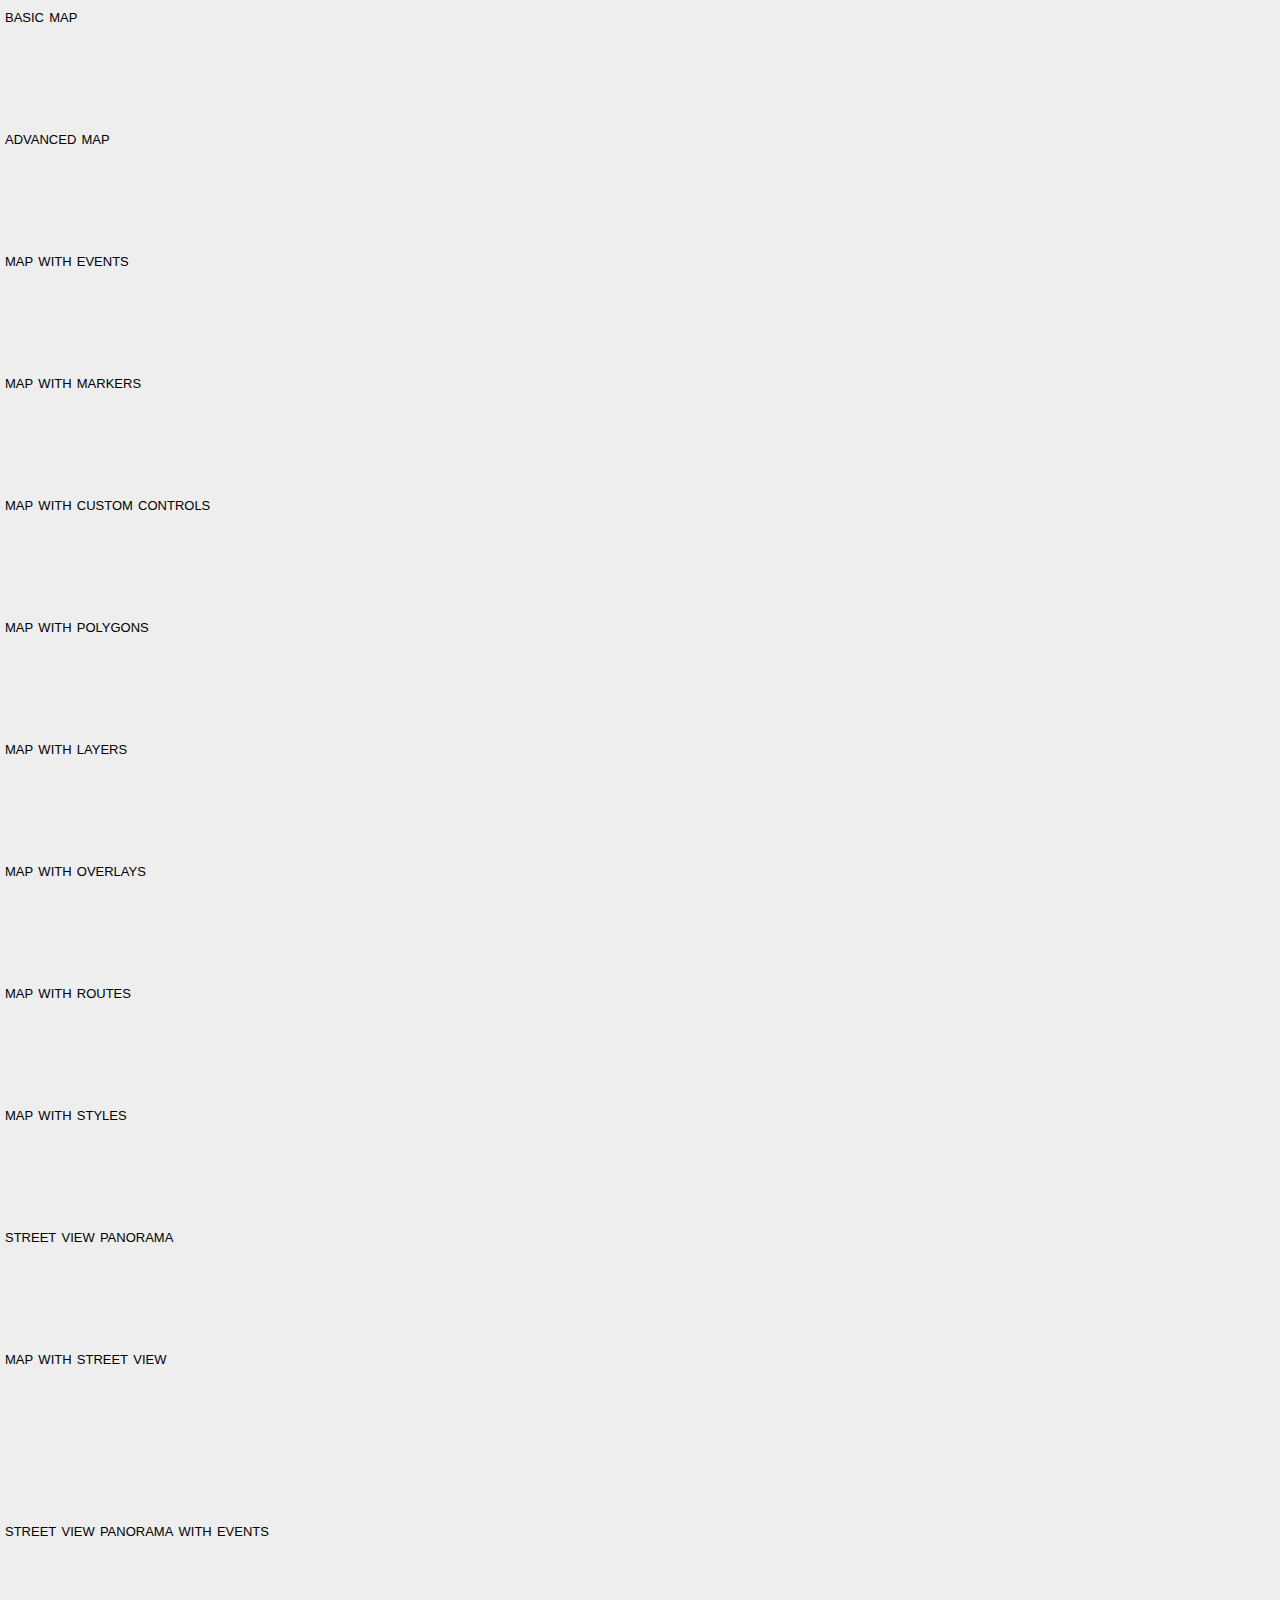
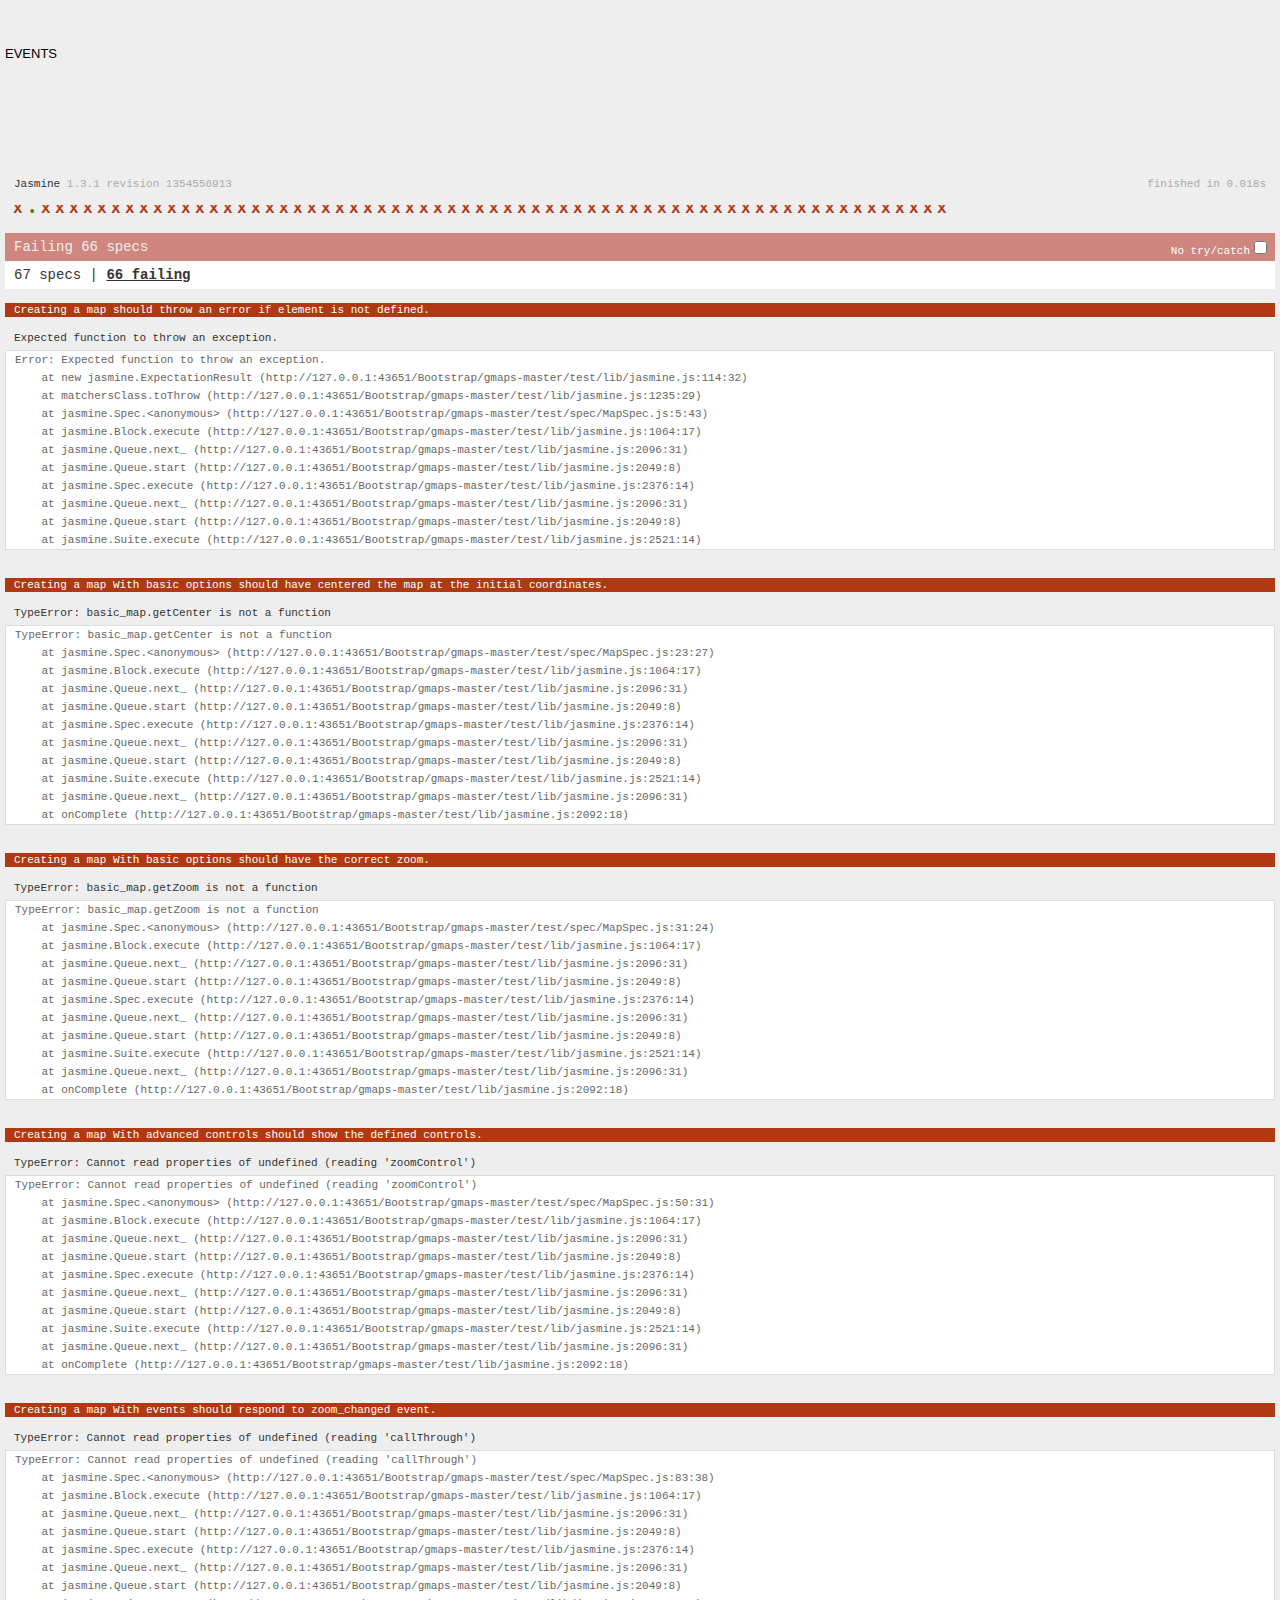
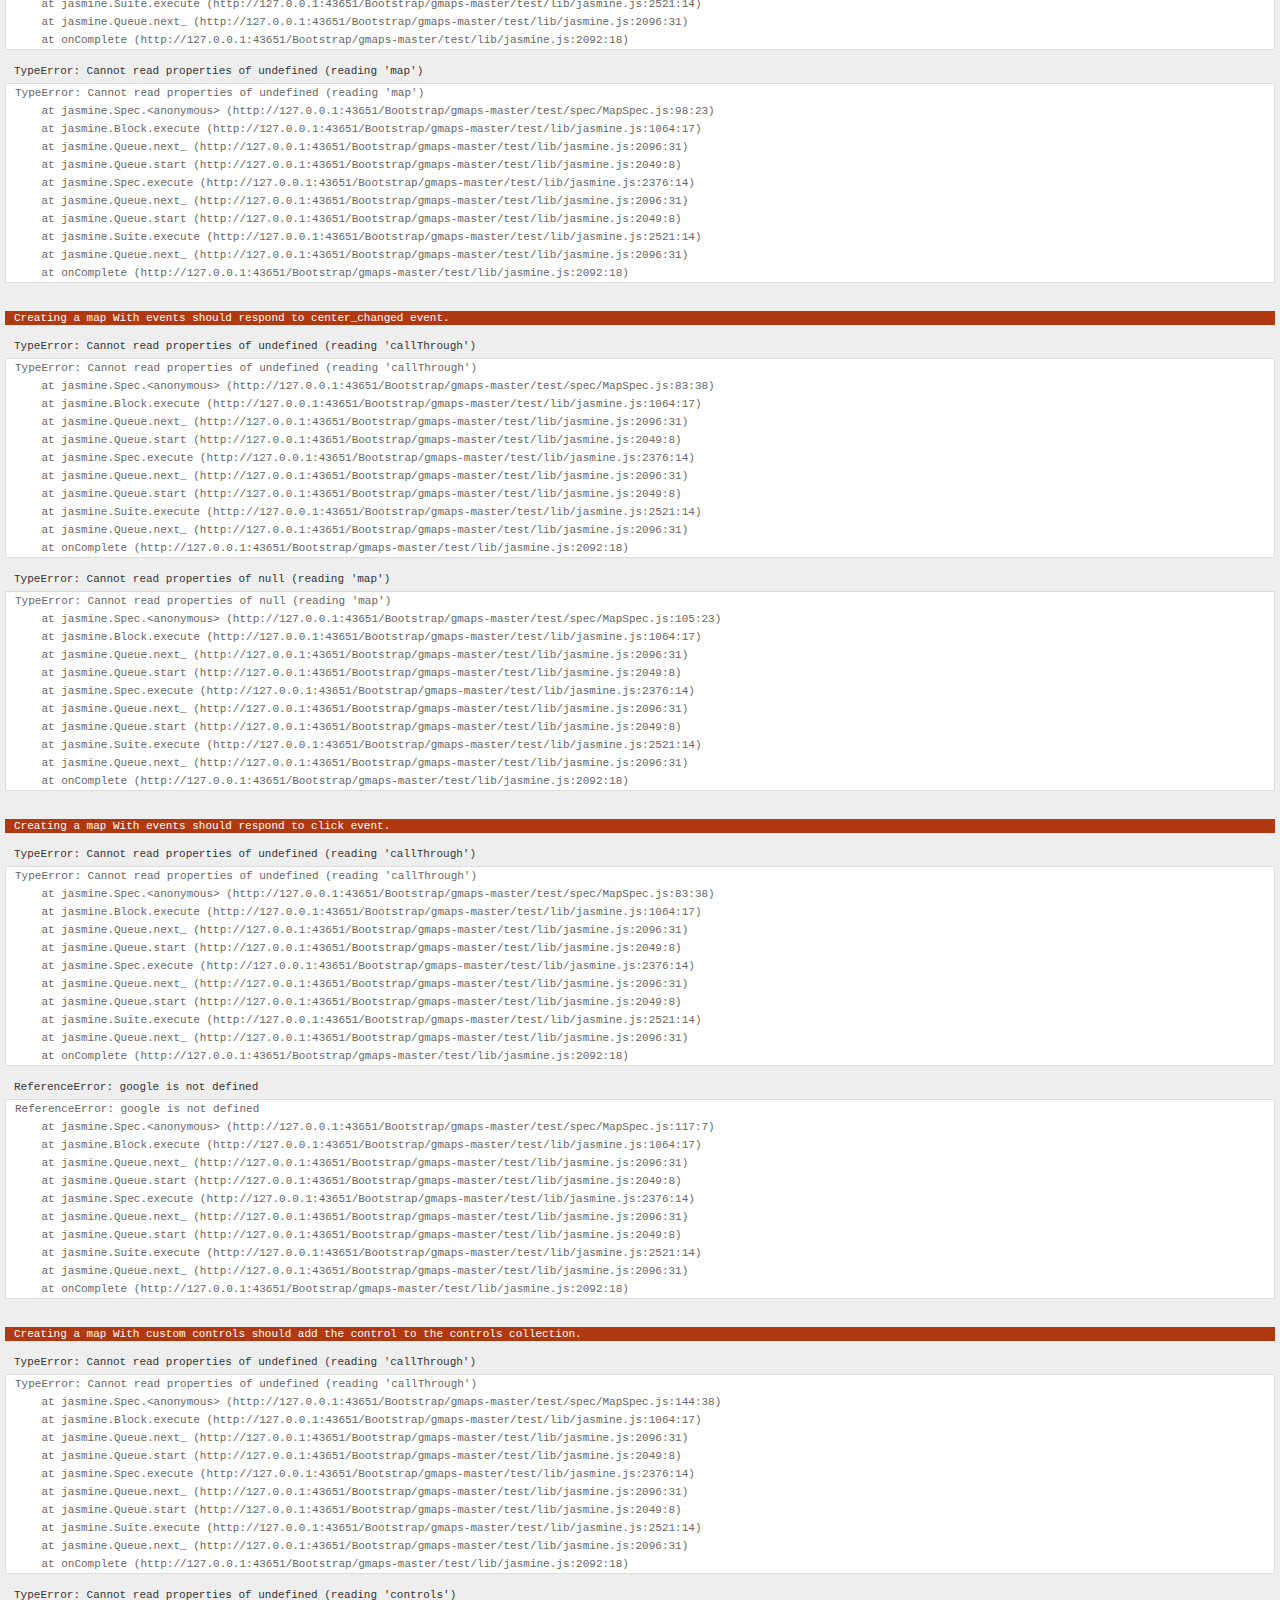
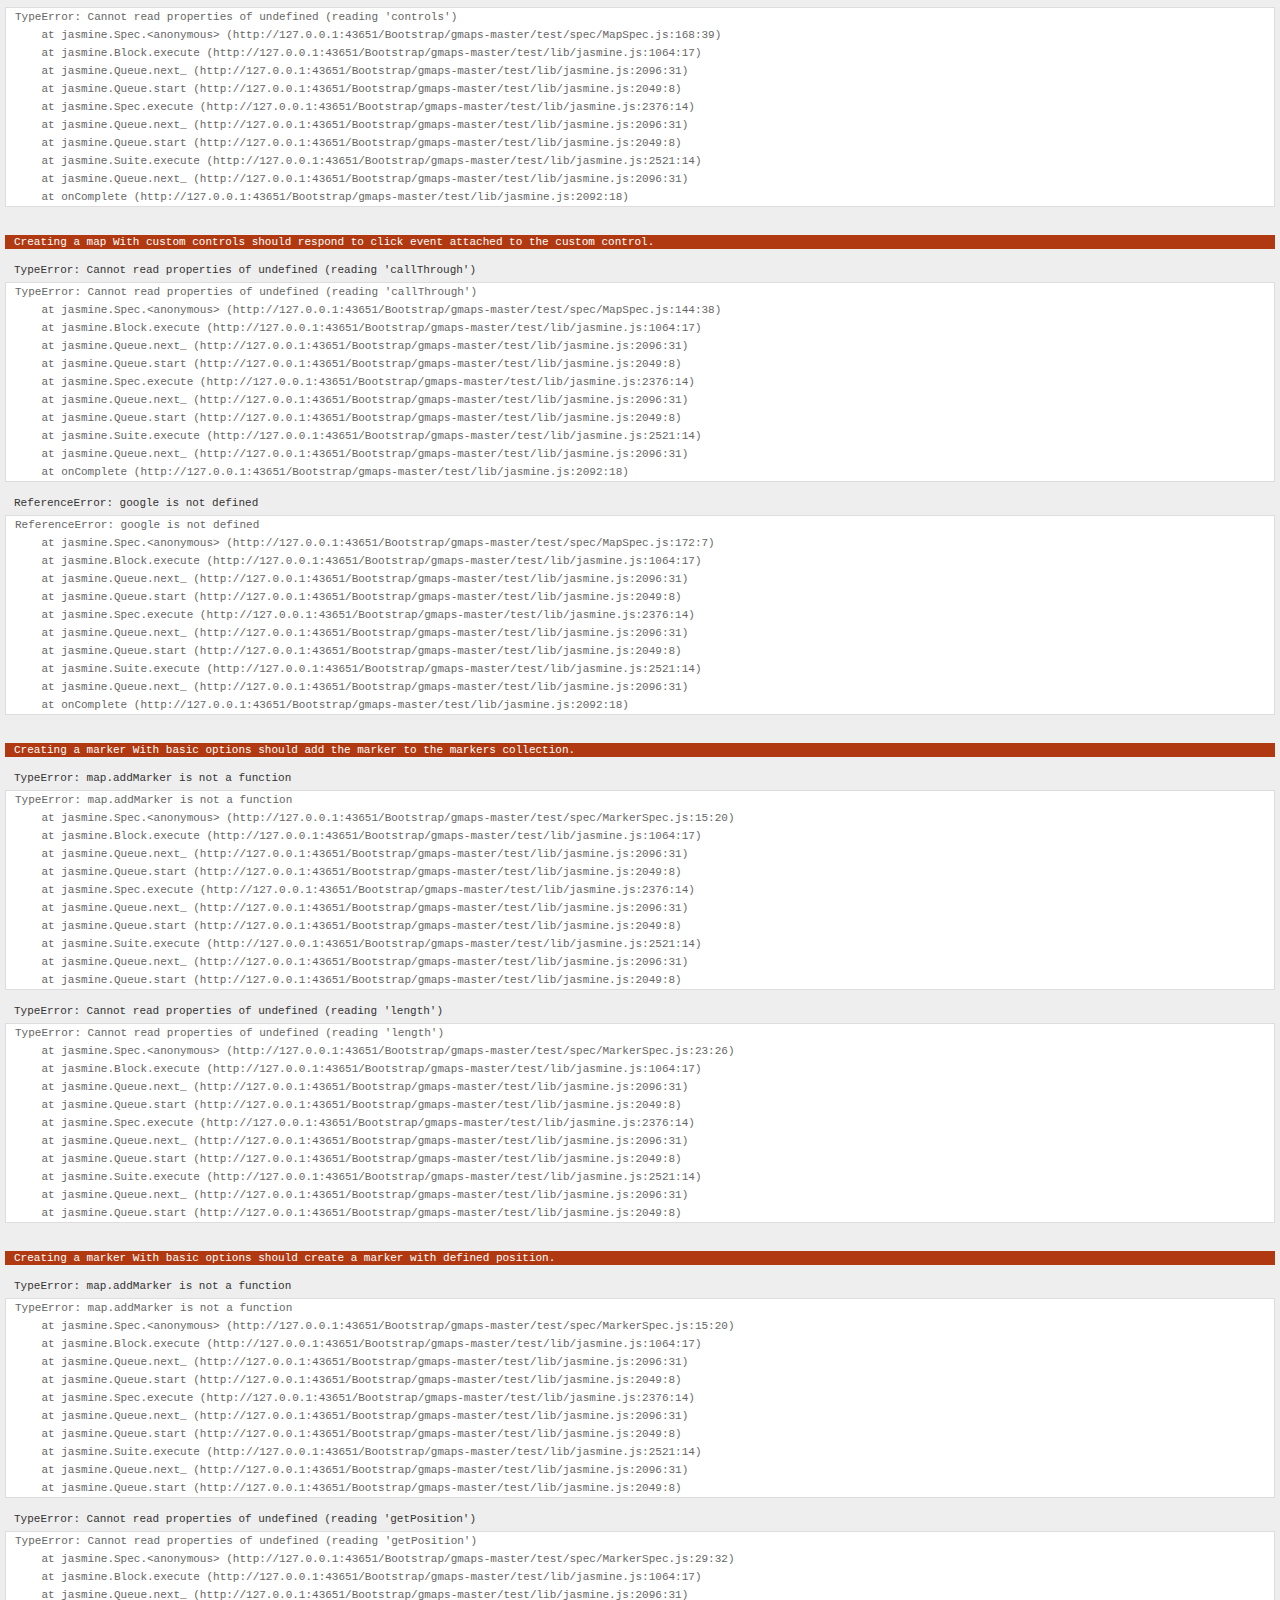
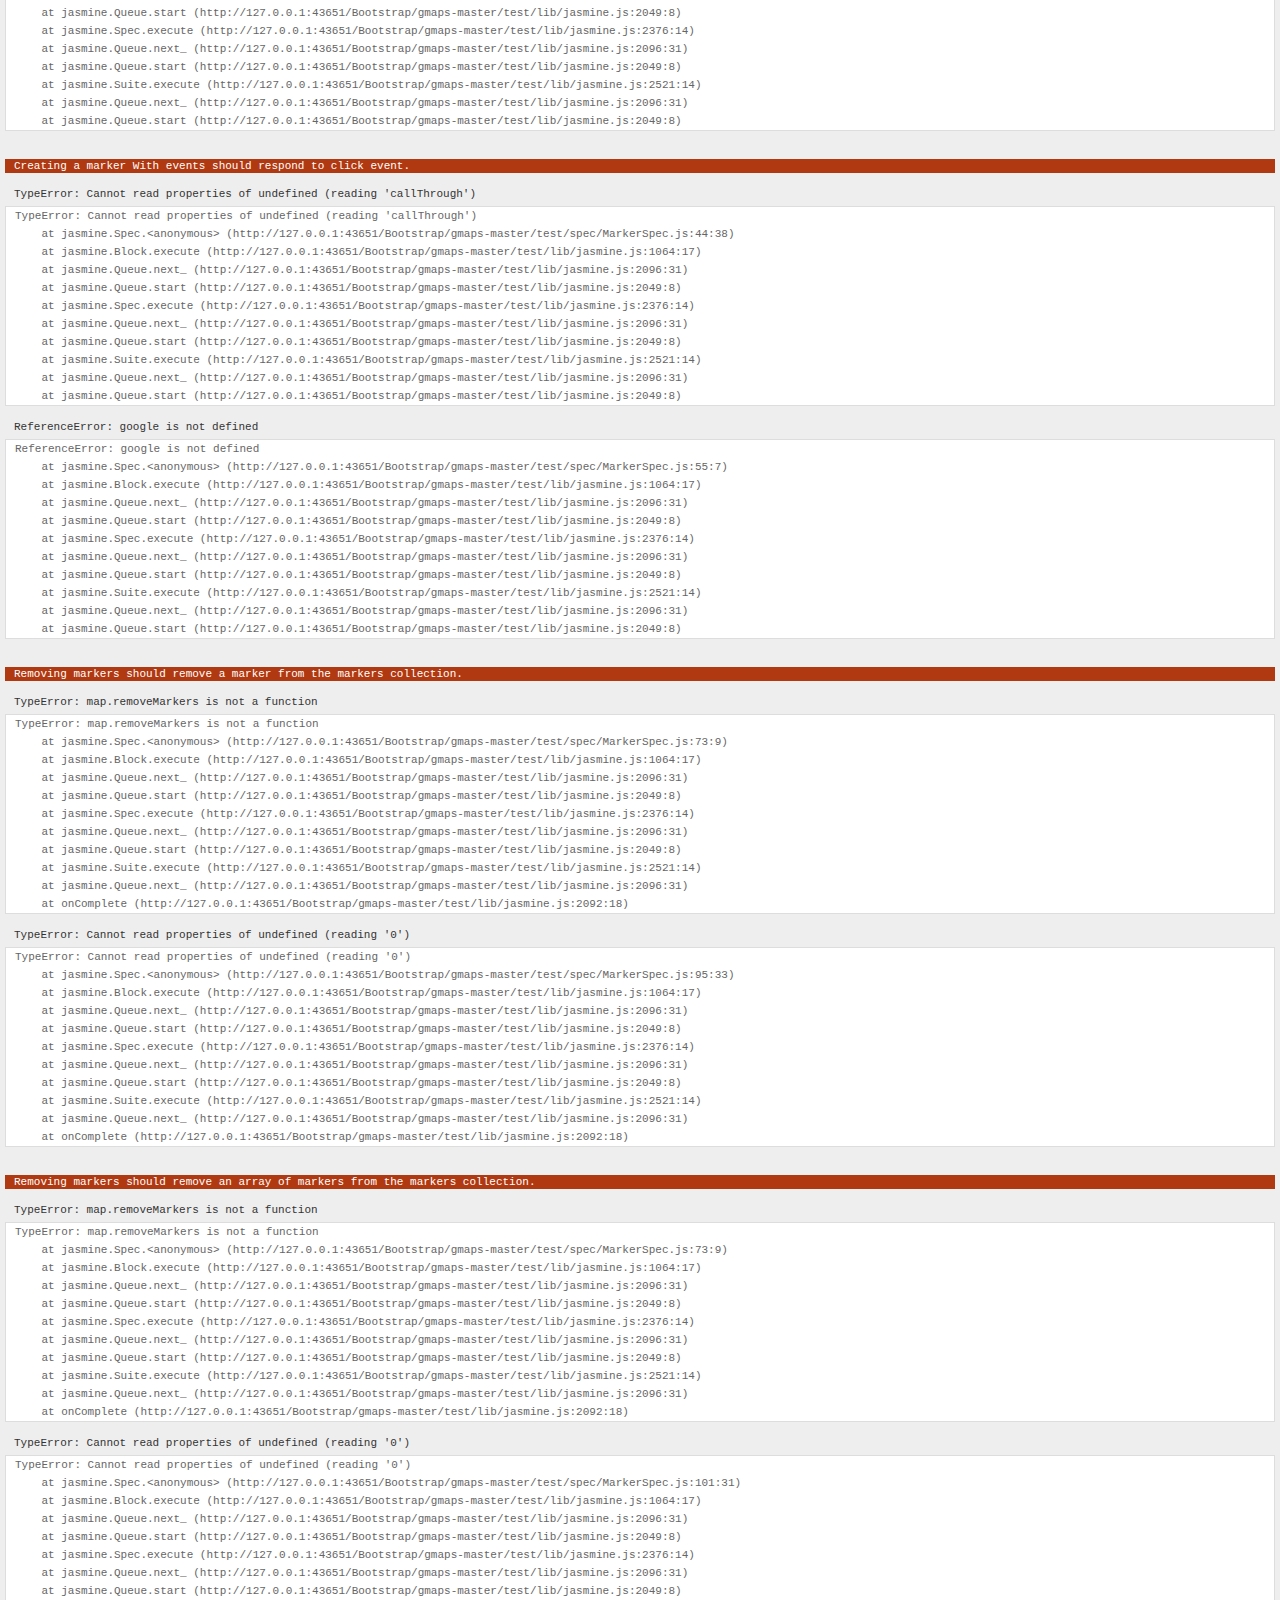
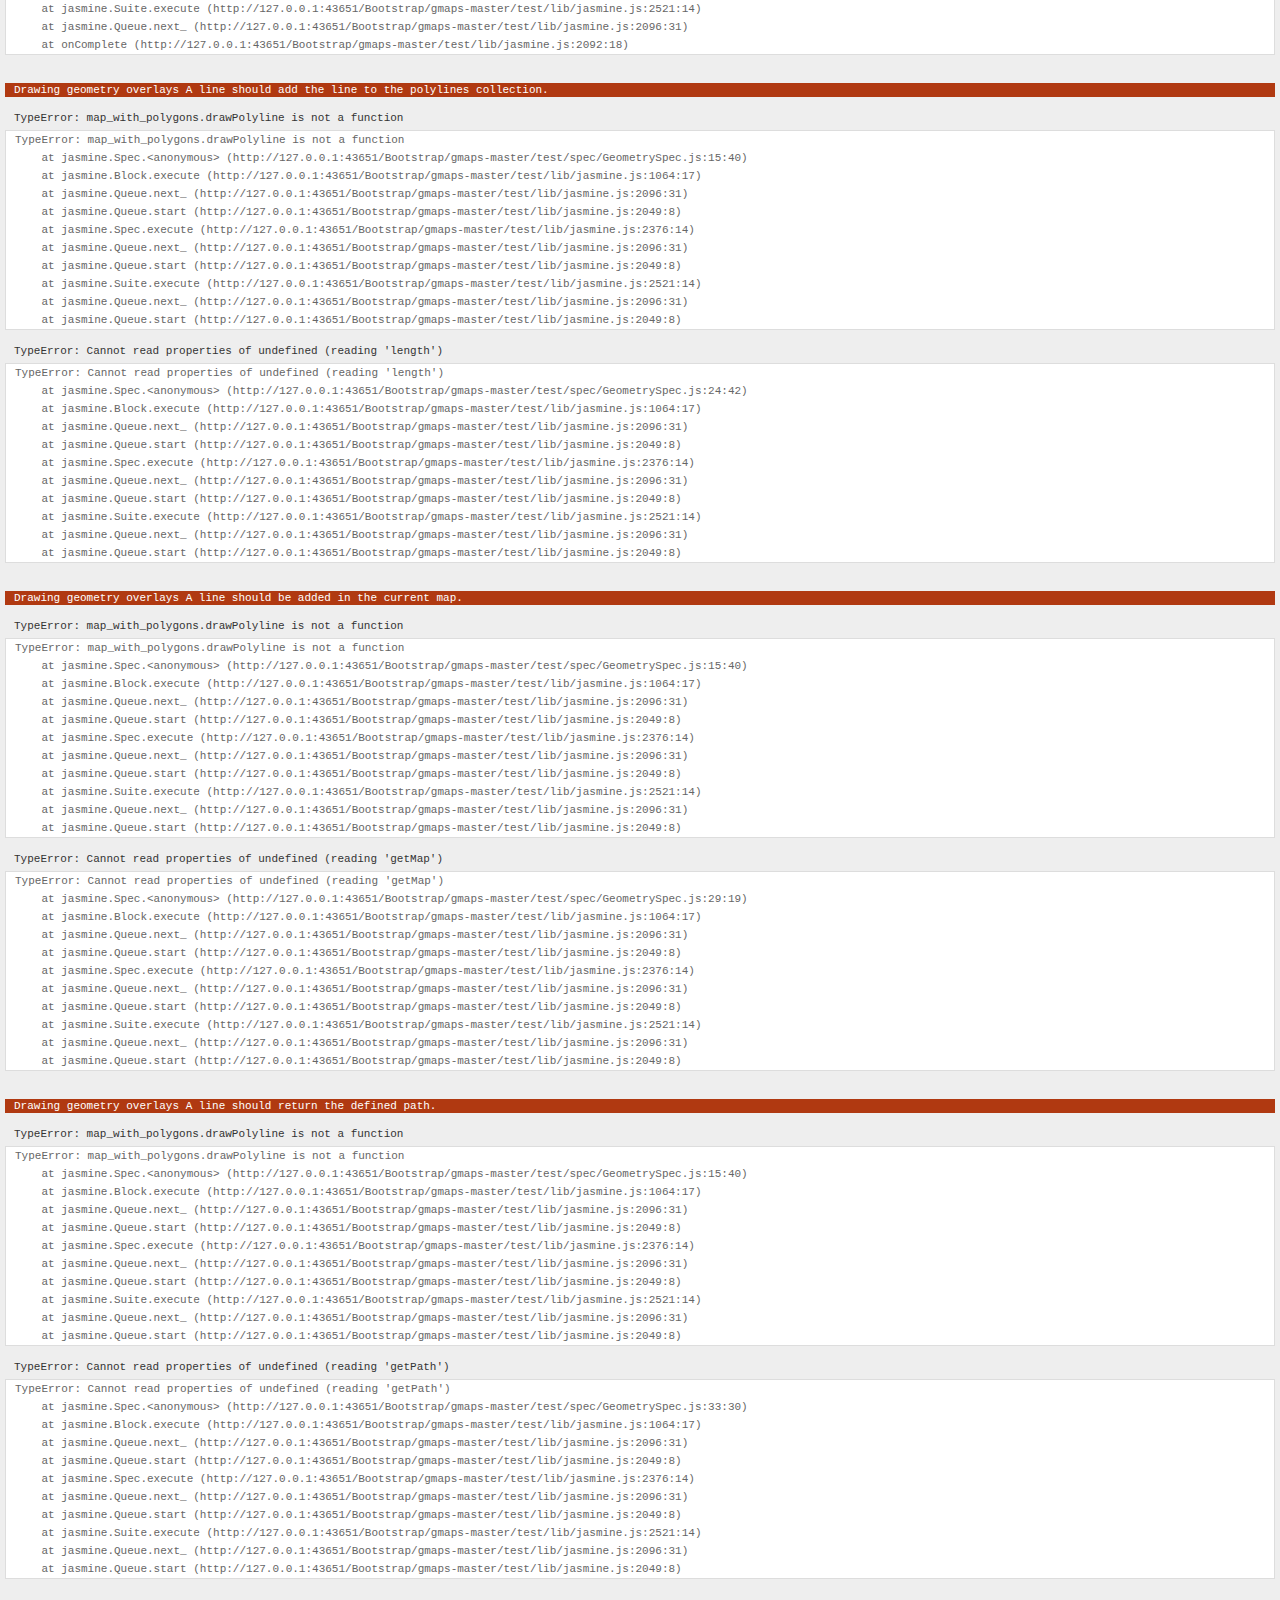
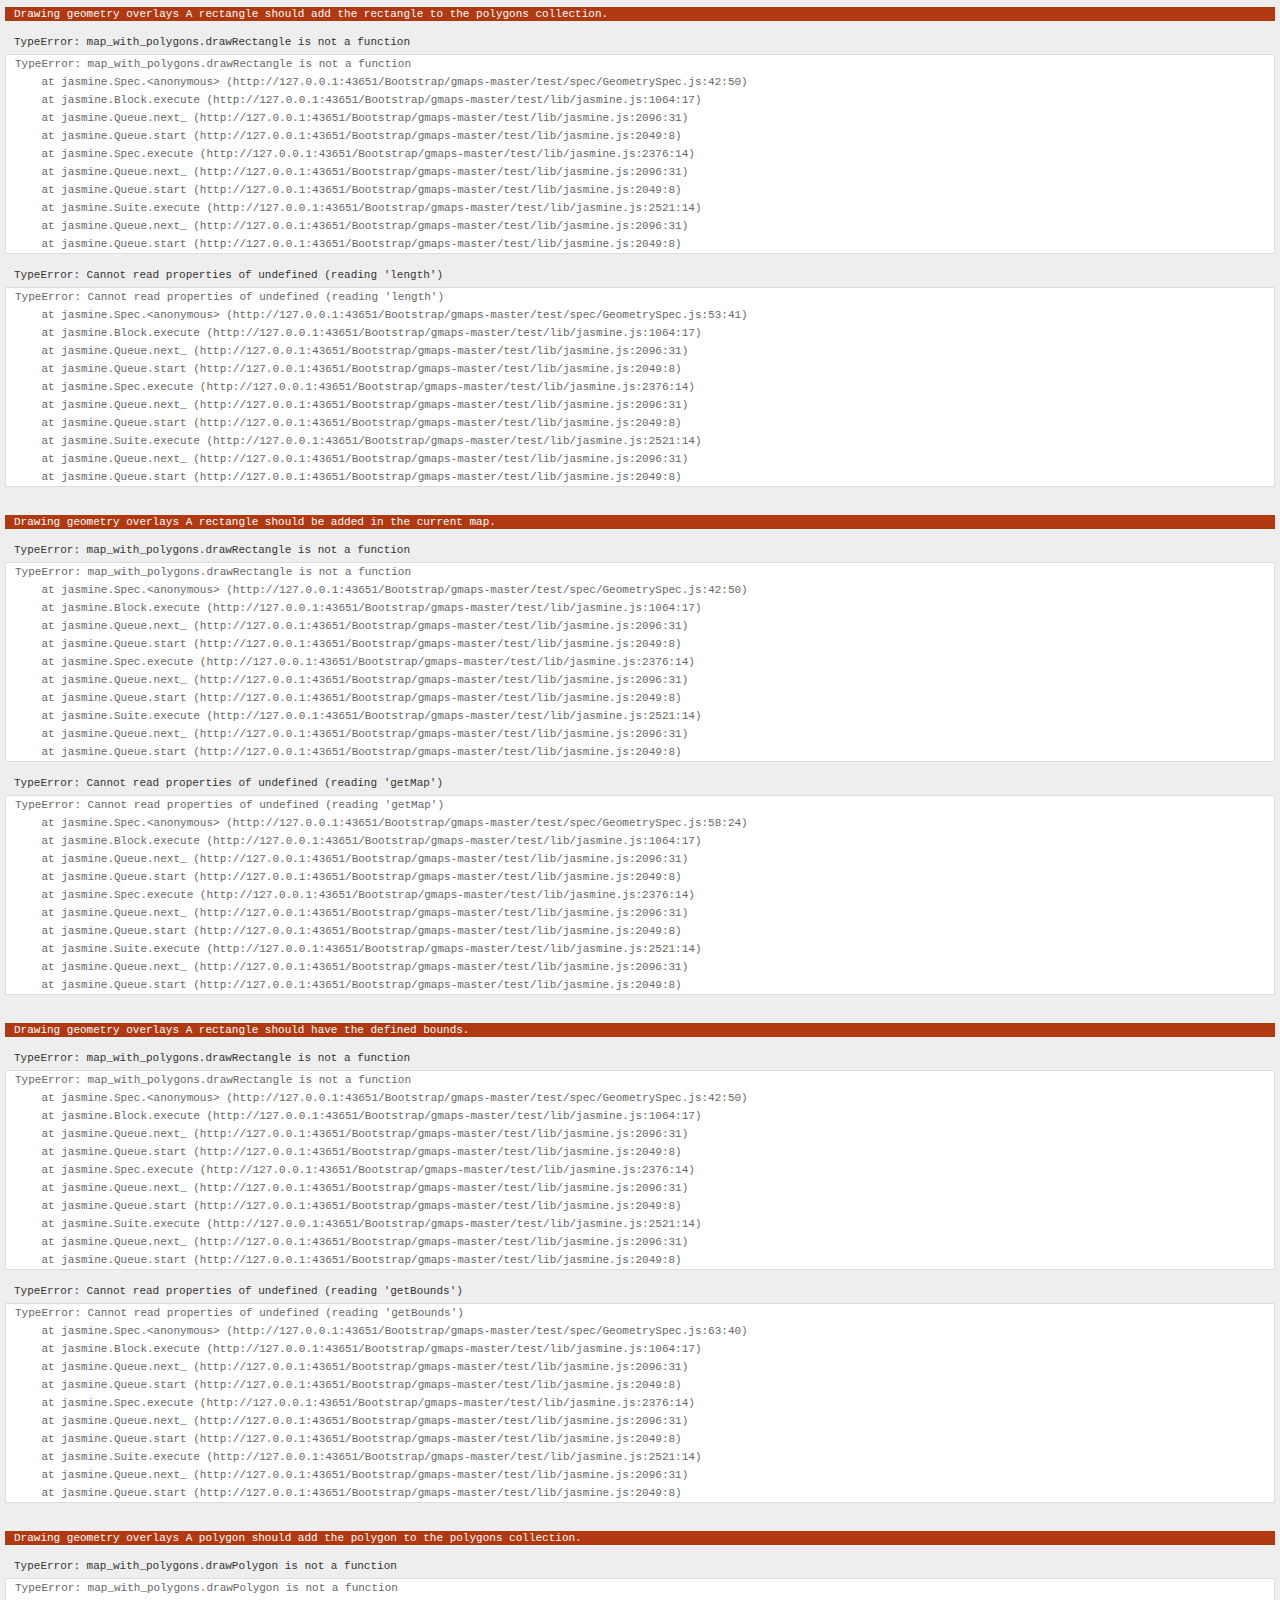
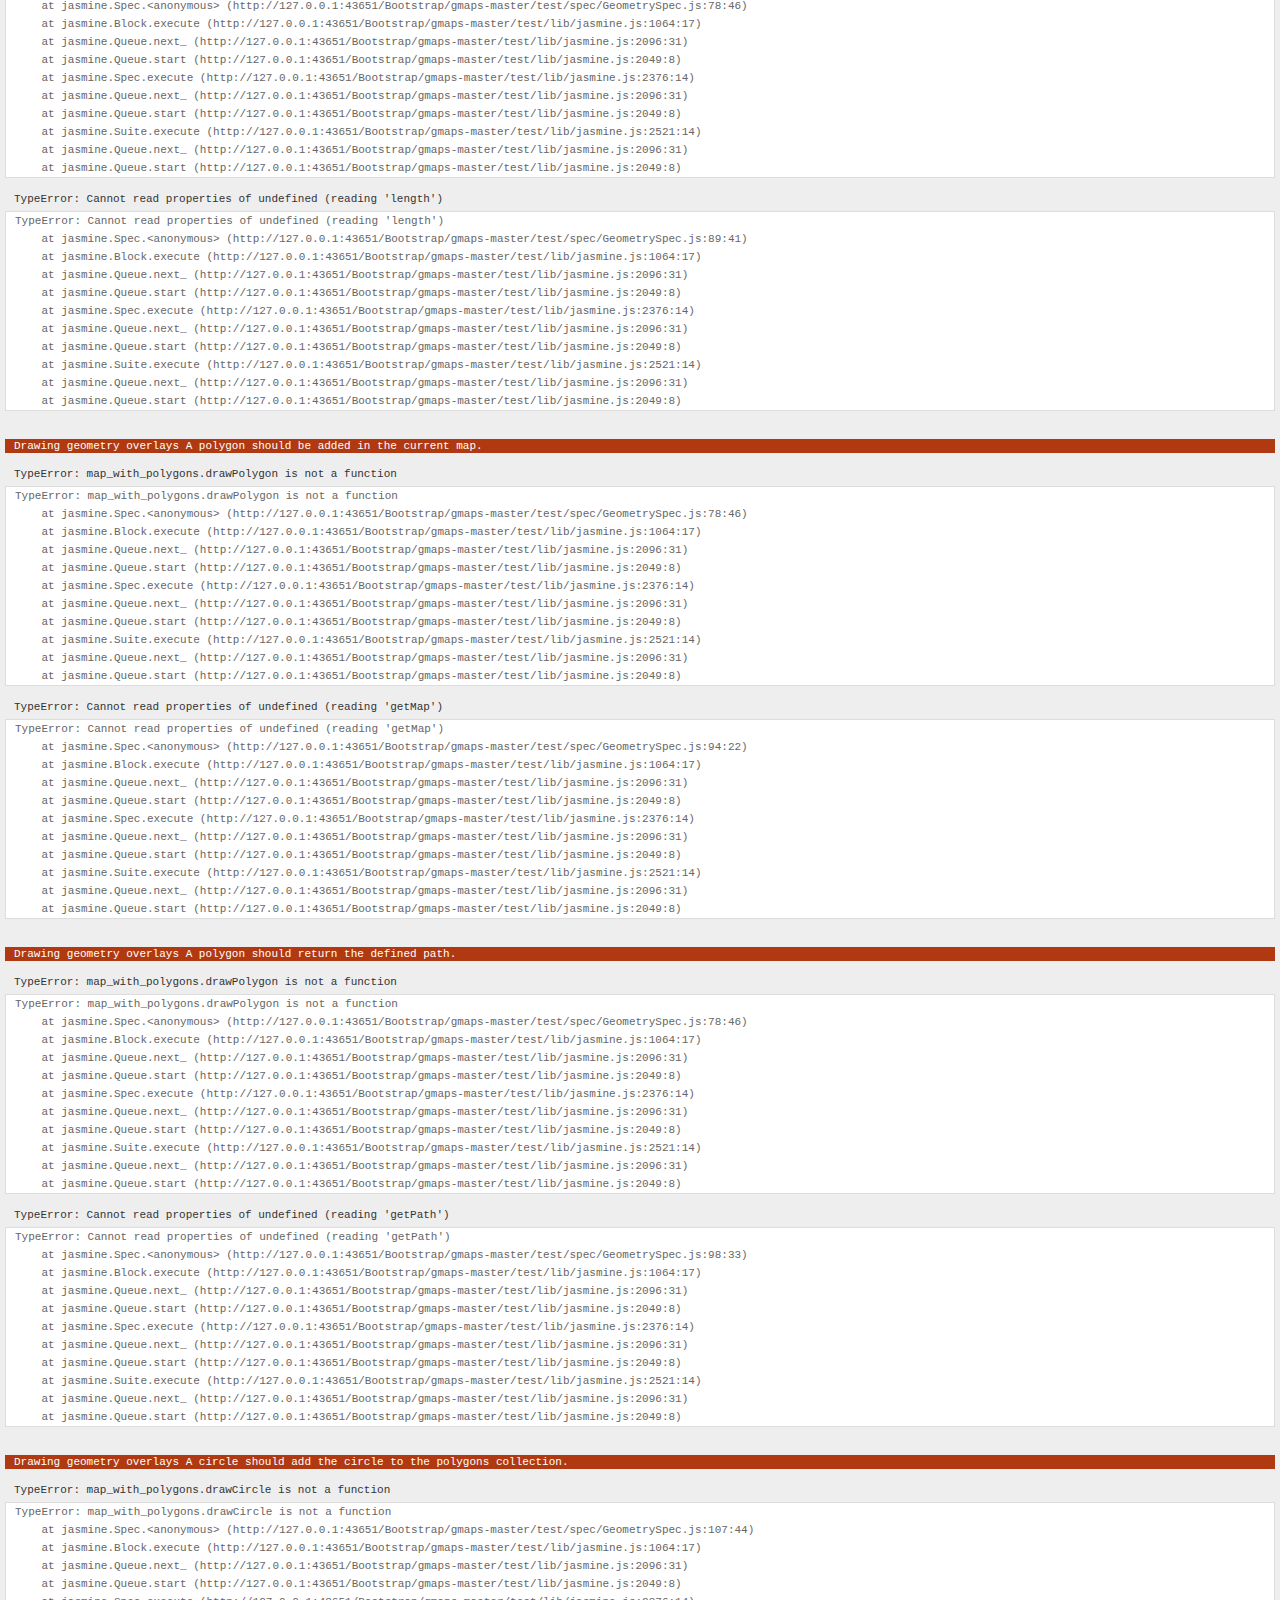
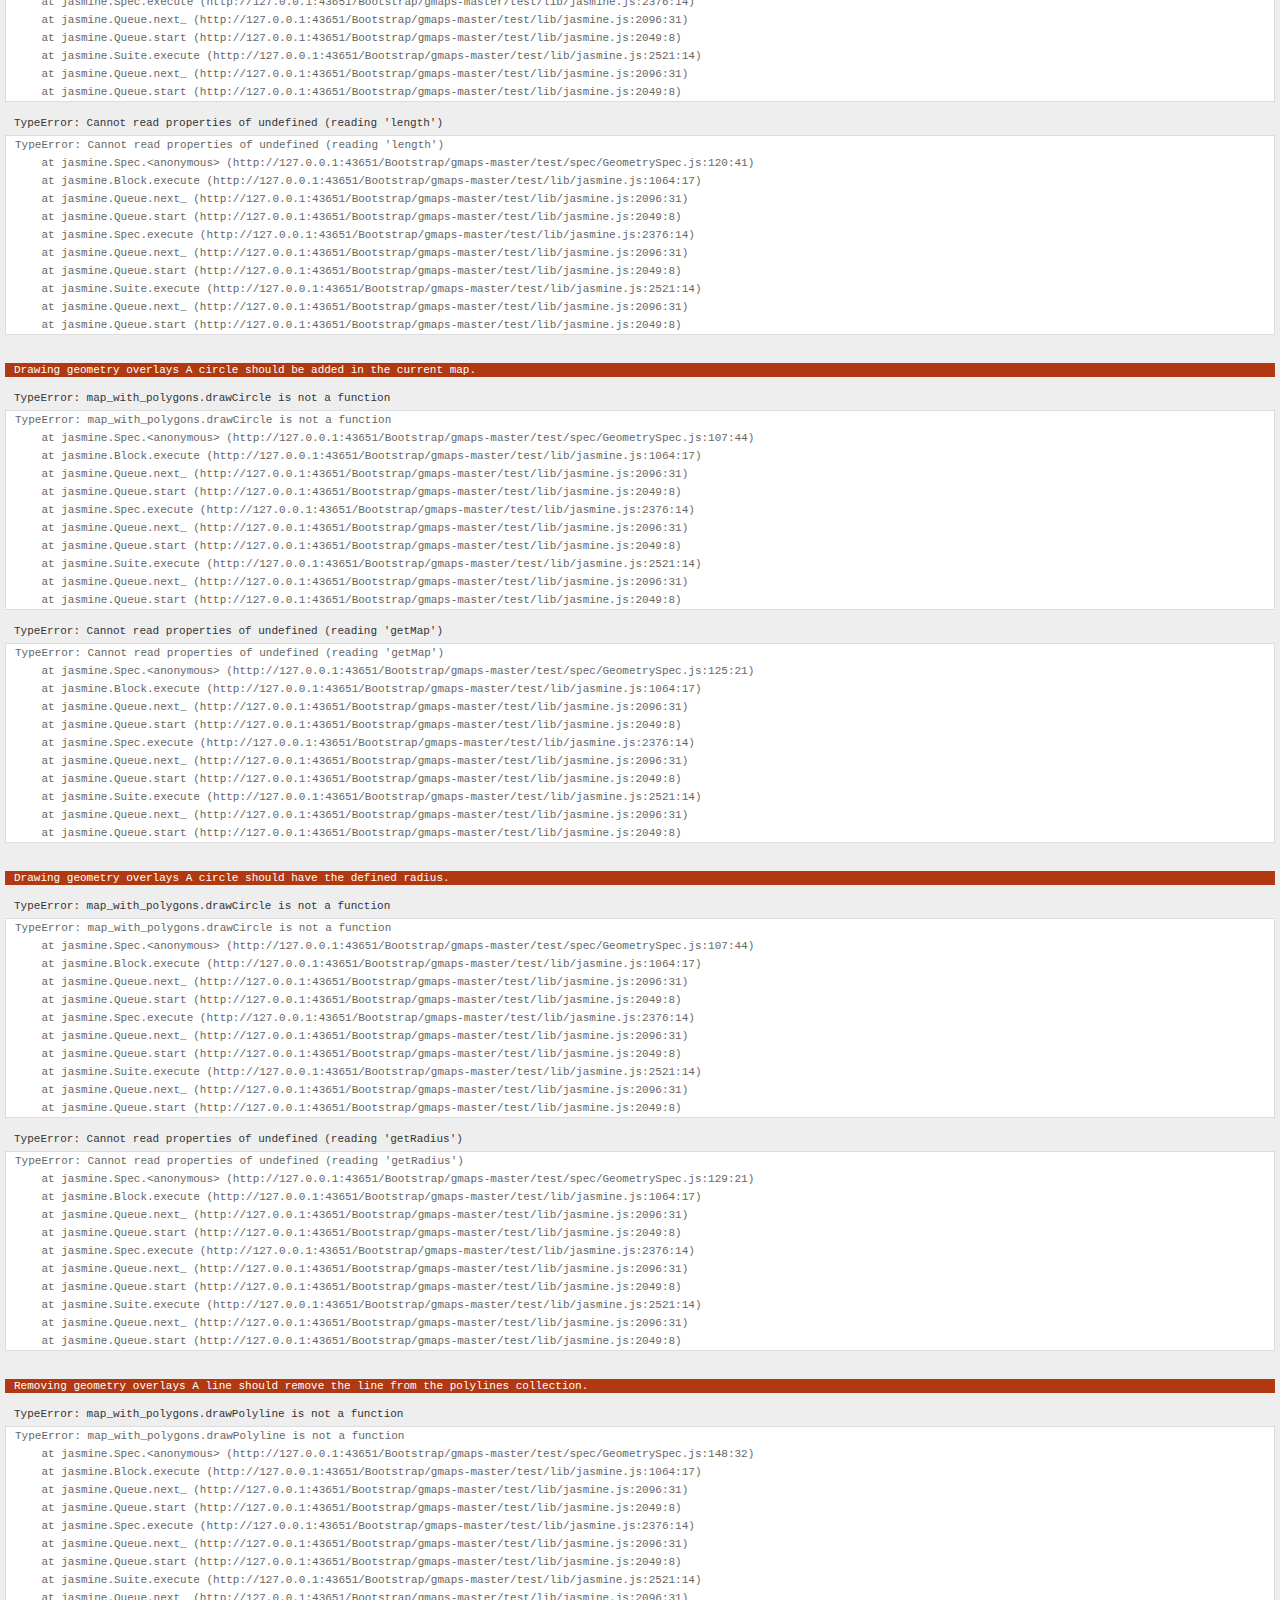
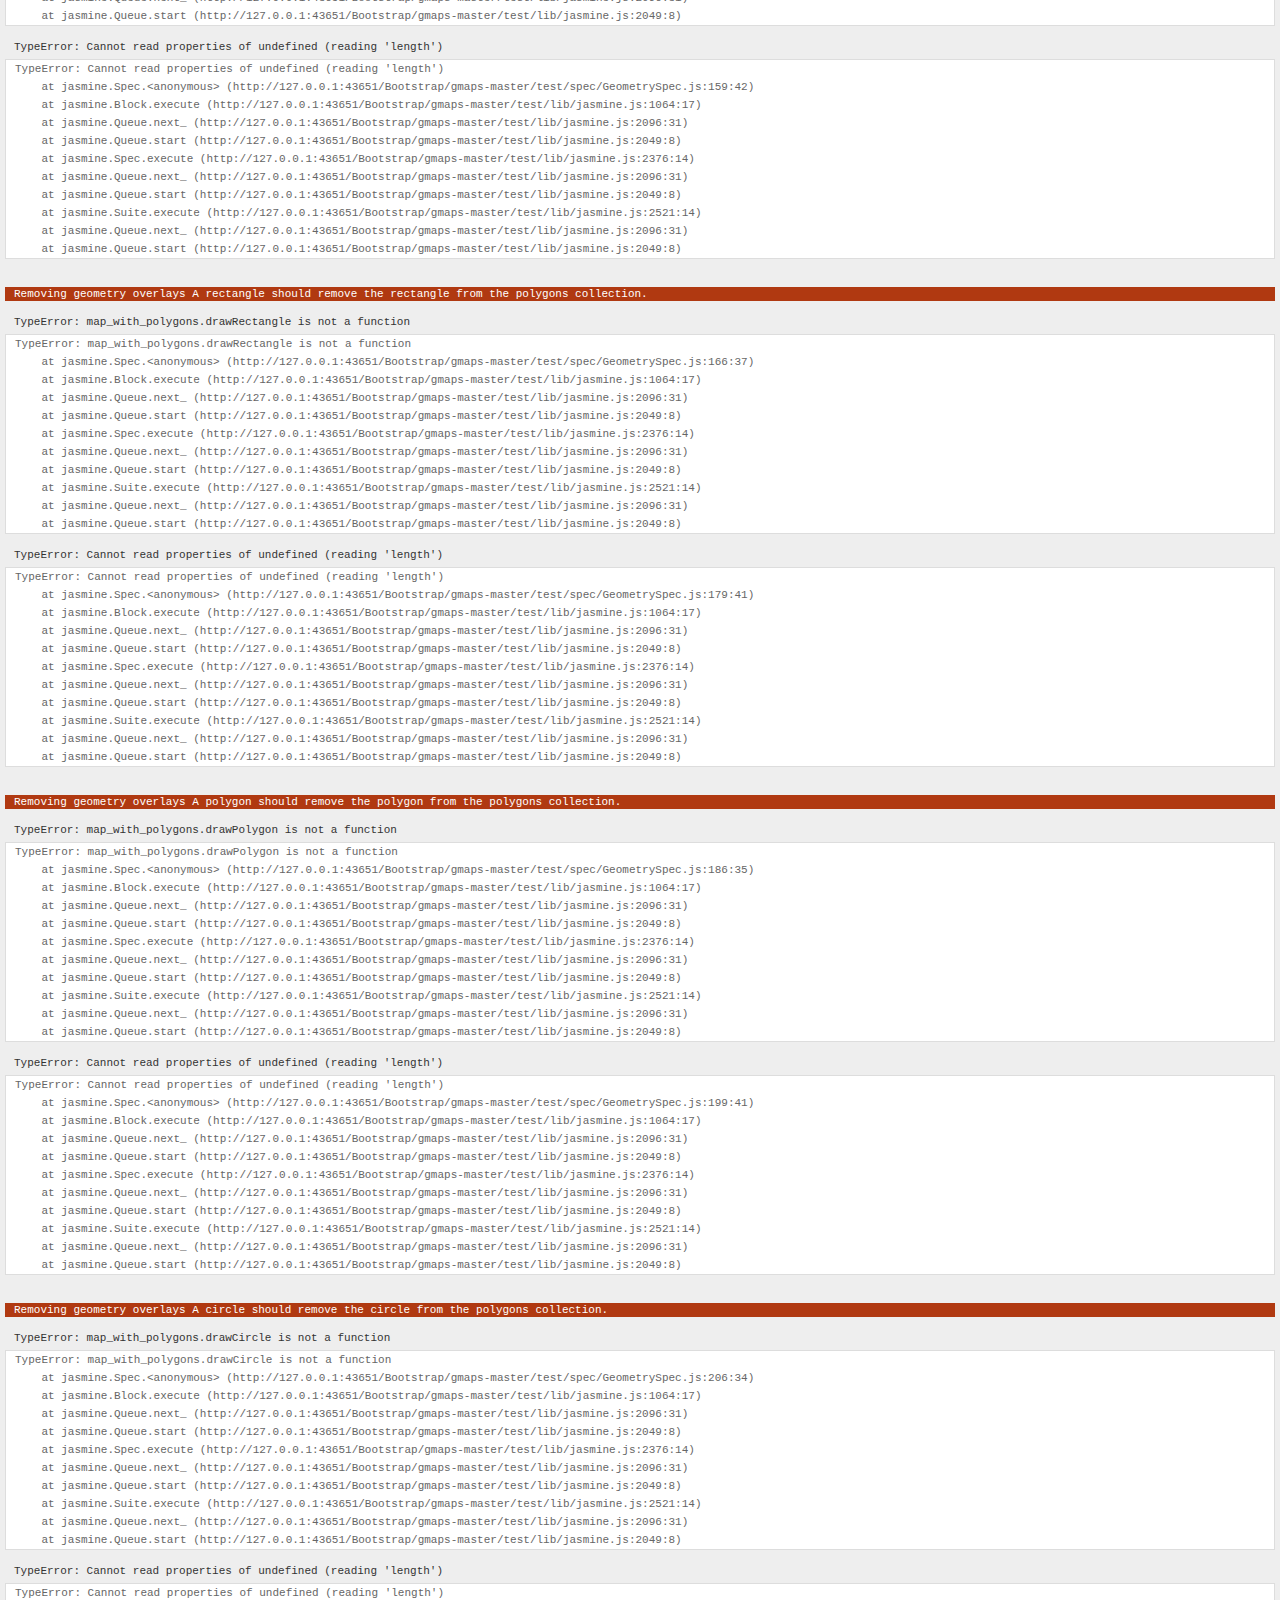
<file: Bootstrap/gmaps-master/test/index.html>
<!DOCTYPE html>
<html>
<head>
  <title>gmaps.js test</title>
  <link rel="stylesheet" type="text/css" href="lib/jasmine.css" />
  <link rel="stylesheet" href="style.css" />
  <script type="text/javascript" src="lib/jasmine.js"></script>
  <script type="text/javascript" src="lib/jasmine-html.js"></script>

  <script type="text/javascript" src="http://maps.google.com/maps/api/js?sensor=true"></script>
  <script type="text/javascript" src="../gmaps.js"></script>

  <script type="text/javascript" src="spec/MapSpec.js"></script>
  <script type="text/javascript" src="spec/MarkerSpec.js"></script>
  <script type="text/javascript" src="spec/GeometrySpec.js"></script>
  <script type="text/javascript" src="spec/LayerSpec.js"></script>
  <script type="text/javascript" src="spec/OverlaySpec.js"></script>
  <script type="text/javascript" src="spec/RouteSpec.js"></script>
  <script type="text/javascript" src="spec/StyleSpec.js"></script>
  <script type="text/javascript" src="spec/StreetViewSpec.js"></script>
  <script type="text/javascript" src="spec/EventSpec.js"></script>
  <script type="text/javascript" src="spec/ControlSpec.js"></script>

  <script type="text/javascript">
    (function() {
      var jasmineEnv = jasmine.getEnv();
      jasmineEnv.updateInterval = 1000;

      var htmlReporter = new jasmine.HtmlReporter();

      jasmineEnv.addReporter(htmlReporter);

      jasmineEnv.specFilter = function(spec) {
        return htmlReporter.specFilter(spec);
      };

      var currentWindowOnload = window.onload;

      window.onload = function() {
        if (currentWindowOnload) {
          currentWindowOnload();
        }

        execJasmine();
      };

      function execJasmine() {
        jasmineEnv.execute();
      }
    })();
  </script>
</head>
<body>
  <h3>Basic map</h3>
  <div class="map" id="basic-map"></div>
  <h3>Advanced map</h3>
  <div class="map" id="advanced-map"></div>
  <h3>Map with events</h3>
  <div class="map" id="map-with-events"></div>
  <h3>Map with markers</h3>
  <div class="map" id="map-with-markers"></div>
  <h3>Map with custom controls</h3>
  <div class="map" id="map-with-custom-controls"></div>
  <h3>Map with polygons</h3>
  <div class="map" id="map-with-polygons"></div>
  <h3>Map with layers</h3>
  <div class="map" id="map-with-layers"></div>
  <h3>Map with overlays</h3>
  <div class="map" id="map-with-overlays"></div>
  <h3>Map with routes</h3>
  <div class="map" id="map-with-routes"></div>
  <h3>Map with styles</h3>
  <div class="map" id="map-with-styles"></div>
  <h3>Street View Panorama</h3>
  <div class="panorama" id="streetview-standalone-panorama"></div>
  <h3>Map with Street View</h3>
  <div class="with-columns">
    <div class="map" id="map-with-streetview"></div>
    <div class="panorama" id="streetview-panorama"></div>
  </div>
  <h3>Street View Panorama with events</h3>
  <div class="panorama" id="streetview-with-events"></div>
  <h3>Events</h3>
  <div class="map" id="events"></div>
</body>
</html>
</file>
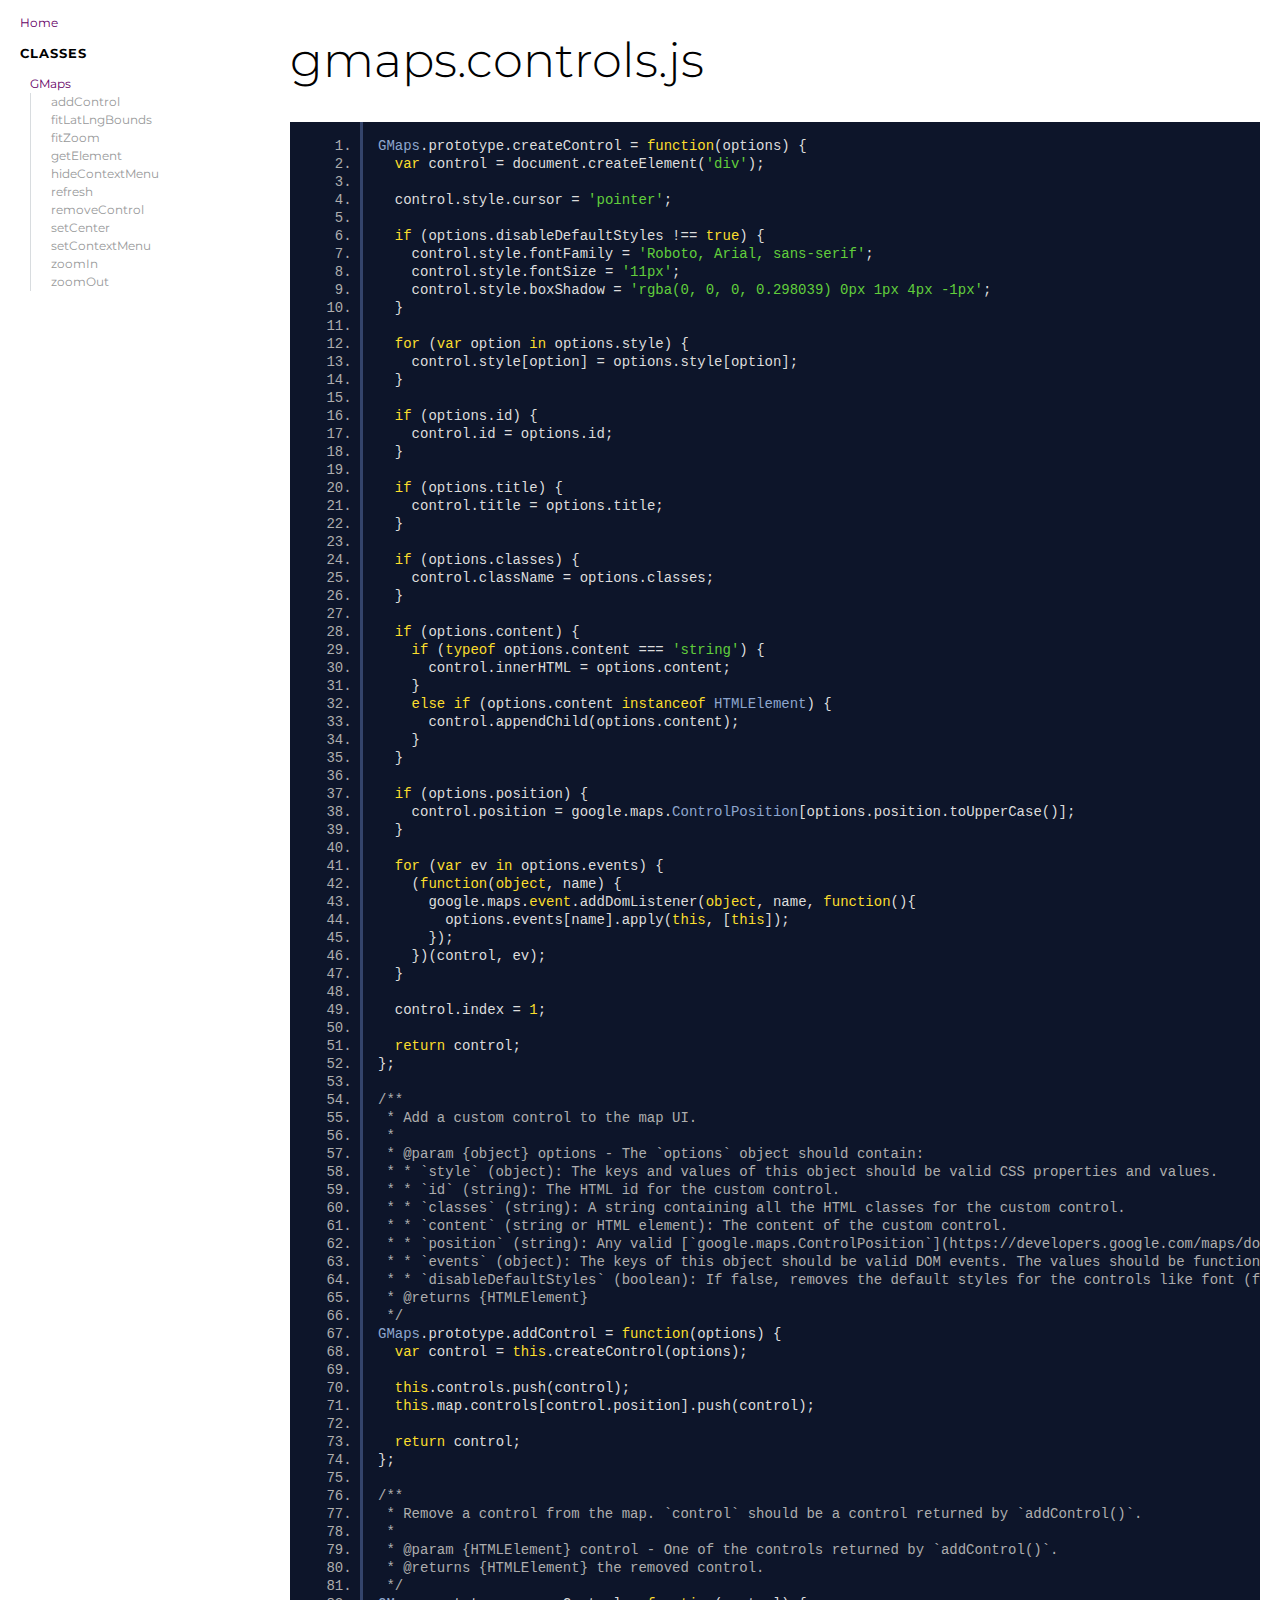
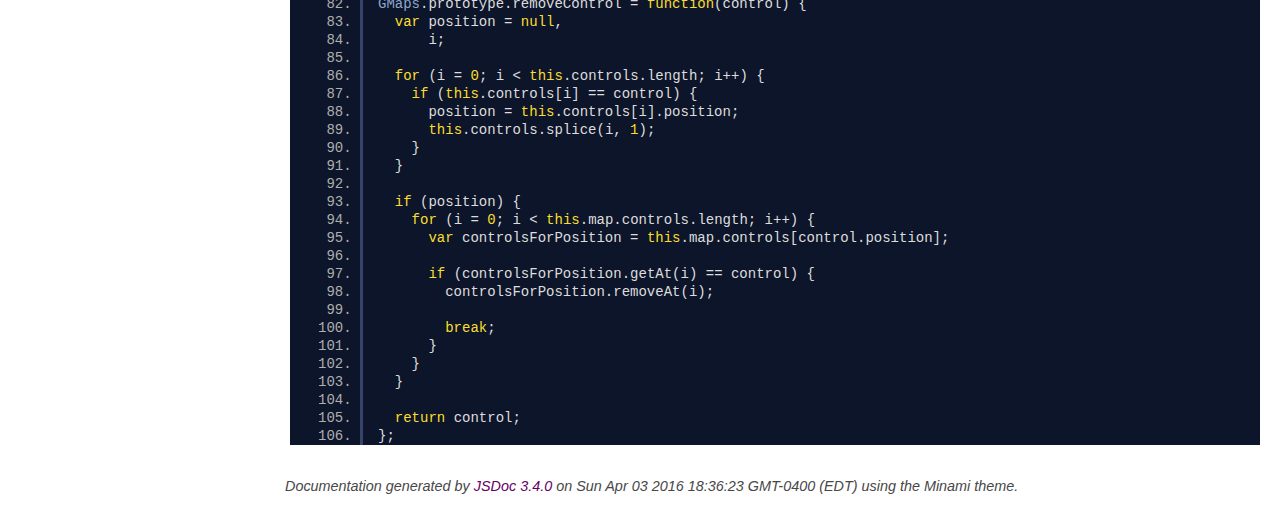
<file: Bootstrap/gmaps-master/docs/gmaps.controls.js.html>
<!DOCTYPE html>
<html lang="en">
<head>
    <meta charset="utf-8">
    <title>gmaps.controls.js - Documentation</title>

    <script src="scripts/prettify/prettify.js"></script>
    <script src="scripts/prettify/lang-css.js"></script>
    <!--[if lt IE 9]>
      <script src="//html5shiv.googlecode.com/svn/trunk/html5.js"></script>
    <![endif]-->
    <link type="text/css" rel="stylesheet" href="https://code.ionicframework.com/ionicons/2.0.1/css/ionicons.min.css">
    <link type="text/css" rel="stylesheet" href="styles/prettify.css">
    <link type="text/css" rel="stylesheet" href="styles/jsdoc.css">
</head>
<body>

<input type="checkbox" id="nav-trigger" class="nav-trigger" />
<label for="nav-trigger" class="navicon-button x">
  <div class="navicon"></div>
</label>

<label for="nav-trigger" class="overlay"></label>

<nav>
    <h2><a href="index.html">Home</a></h2><h3>Classes</h3><ul><li><a href="GMaps.html">GMaps</a><ul class='methods'><li data-type='method'><a href="GMaps.html#addControl">addControl</a></li><li data-type='method'><a href="GMaps.html#fitLatLngBounds">fitLatLngBounds</a></li><li data-type='method'><a href="GMaps.html#fitZoom">fitZoom</a></li><li data-type='method'><a href="GMaps.html#getElement">getElement</a></li><li data-type='method'><a href="GMaps.html#hideContextMenu">hideContextMenu</a></li><li data-type='method'><a href="GMaps.html#refresh">refresh</a></li><li data-type='method'><a href="GMaps.html#removeControl">removeControl</a></li><li data-type='method'><a href="GMaps.html#setCenter">setCenter</a></li><li data-type='method'><a href="GMaps.html#setContextMenu">setContextMenu</a></li><li data-type='method'><a href="GMaps.html#zoomIn">zoomIn</a></li><li data-type='method'><a href="GMaps.html#zoomOut">zoomOut</a></li></ul></li></ul>
</nav>

<div id="main">
    
    <h1 class="page-title">gmaps.controls.js</h1>
    

    



    
    <section>
        <article>
            <pre class="prettyprint source linenums"><code>GMaps.prototype.createControl = function(options) {
  var control = document.createElement('div');

  control.style.cursor = 'pointer';

  if (options.disableDefaultStyles !== true) {
    control.style.fontFamily = 'Roboto, Arial, sans-serif';
    control.style.fontSize = '11px';
    control.style.boxShadow = 'rgba(0, 0, 0, 0.298039) 0px 1px 4px -1px';
  }

  for (var option in options.style) {
    control.style[option] = options.style[option];
  }

  if (options.id) {
    control.id = options.id;
  }

  if (options.title) {
    control.title = options.title;
  }

  if (options.classes) {
    control.className = options.classes;
  }

  if (options.content) {
    if (typeof options.content === 'string') {
      control.innerHTML = options.content;
    }
    else if (options.content instanceof HTMLElement) {
      control.appendChild(options.content);
    }
  }

  if (options.position) {
    control.position = google.maps.ControlPosition[options.position.toUpperCase()];
  }

  for (var ev in options.events) {
    (function(object, name) {
      google.maps.event.addDomListener(object, name, function(){
        options.events[name].apply(this, [this]);
      });
    })(control, ev);
  }

  control.index = 1;

  return control;
};

/**
 * Add a custom control to the map UI.
 *
 * @param {object} options - The `options` object should contain:
 * * `style` (object): The keys and values of this object should be valid CSS properties and values.
 * * `id` (string): The HTML id for the custom control.
 * * `classes` (string): A string containing all the HTML classes for the custom control.
 * * `content` (string or HTML element): The content of the custom control.
 * * `position` (string): Any valid [`google.maps.ControlPosition`](https://developers.google.com/maps/documentation/javascript/controls#ControlPositioning) value, in lower or upper case.
 * * `events` (object): The keys of this object should be valid DOM events. The values should be functions.
 * * `disableDefaultStyles` (boolean): If false, removes the default styles for the controls like font (family and size), and box shadow.
 * @returns {HTMLElement}
 */
GMaps.prototype.addControl = function(options) {
  var control = this.createControl(options);

  this.controls.push(control);
  this.map.controls[control.position].push(control);

  return control;
};

/**
 * Remove a control from the map. `control` should be a control returned by `addControl()`.
 *
 * @param {HTMLElement} control - One of the controls returned by `addControl()`.
 * @returns {HTMLElement} the removed control.
 */
GMaps.prototype.removeControl = function(control) {
  var position = null,
      i;

  for (i = 0; i &lt; this.controls.length; i++) {
    if (this.controls[i] == control) {
      position = this.controls[i].position;
      this.controls.splice(i, 1);
    }
  }

  if (position) {
    for (i = 0; i &lt; this.map.controls.length; i++) {
      var controlsForPosition = this.map.controls[control.position];

      if (controlsForPosition.getAt(i) == control) {
        controlsForPosition.removeAt(i);

        break;
      }
    }
  }

  return control;
};
</code></pre>
        </article>
    </section>




</div>

<br class="clear">

<footer>
    Documentation generated by <a href="https://github.com/jsdoc3/jsdoc">JSDoc 3.4.0</a> on Sun Apr 03 2016 18:36:23 GMT-0400 (EDT) using the Minami theme.
</footer>

<script>prettyPrint();</script>
<script src="scripts/linenumber.js"></script>
</body>
</html>
</file>
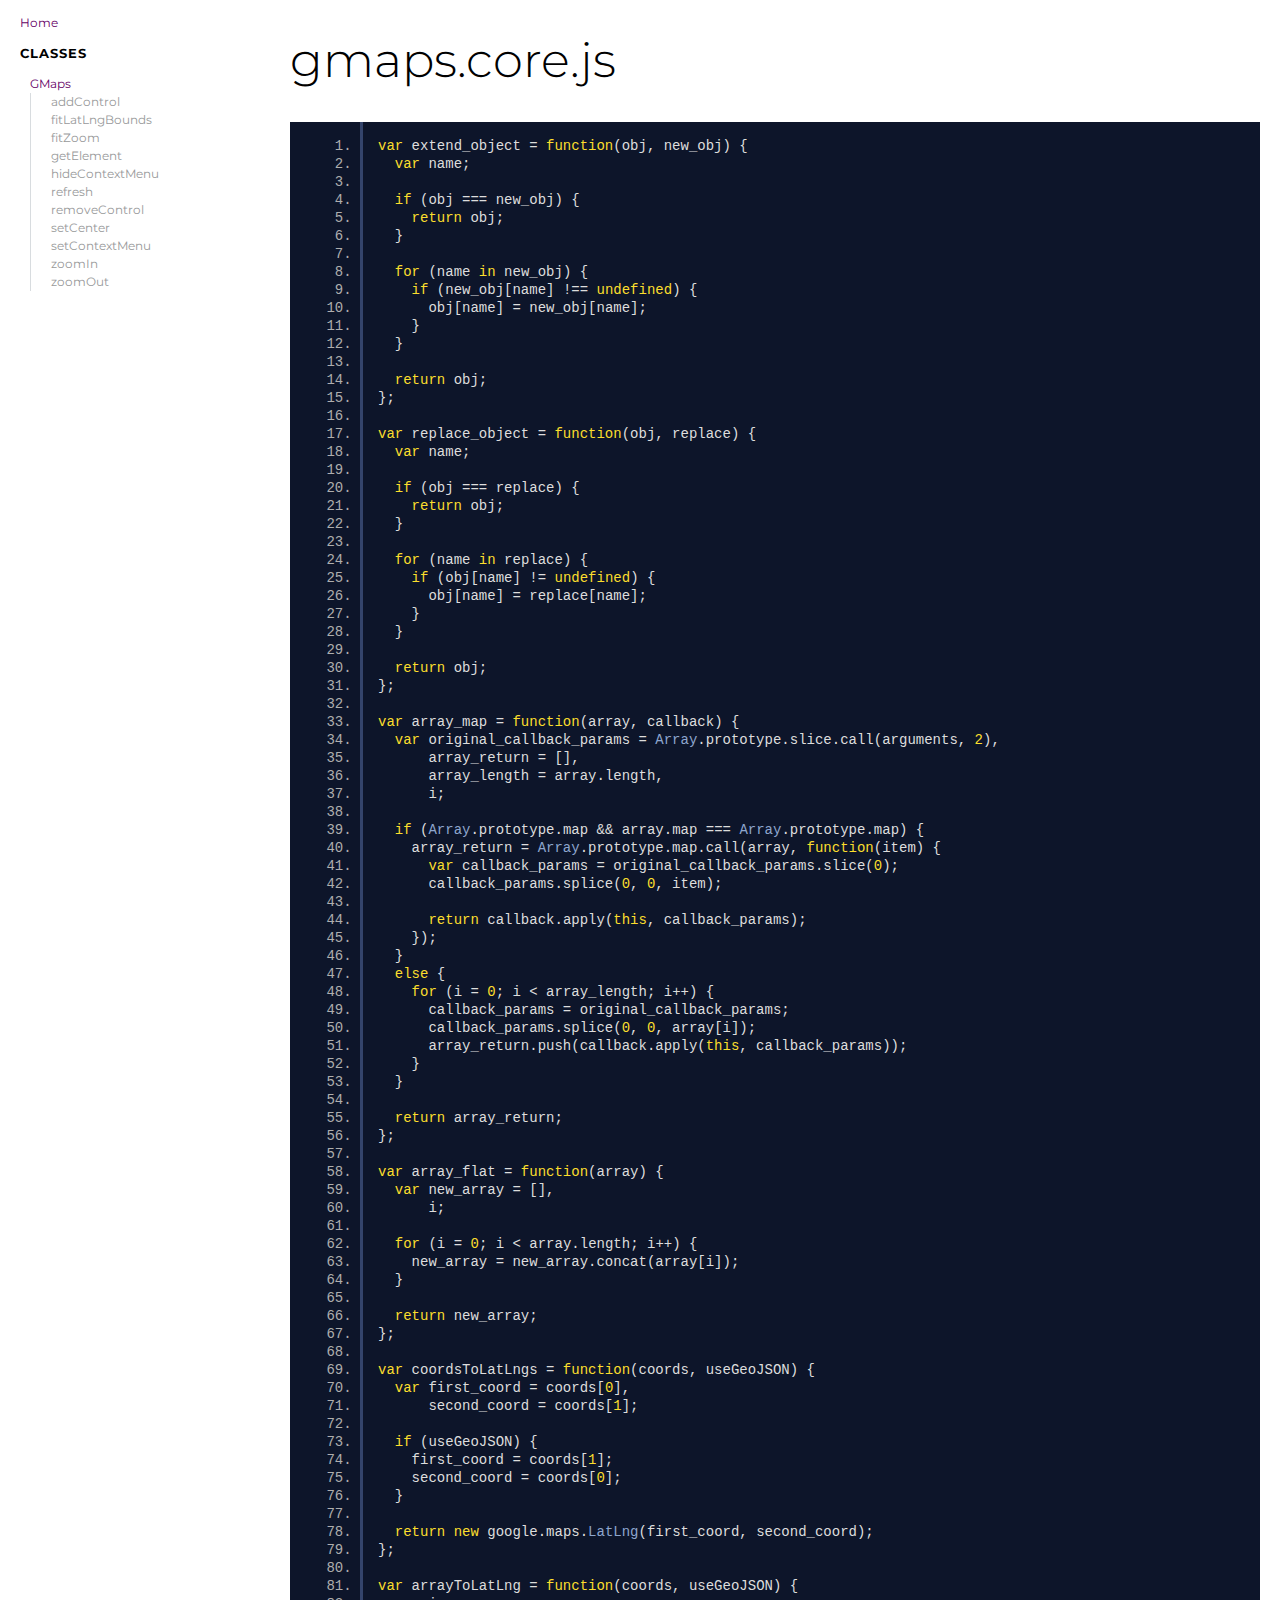
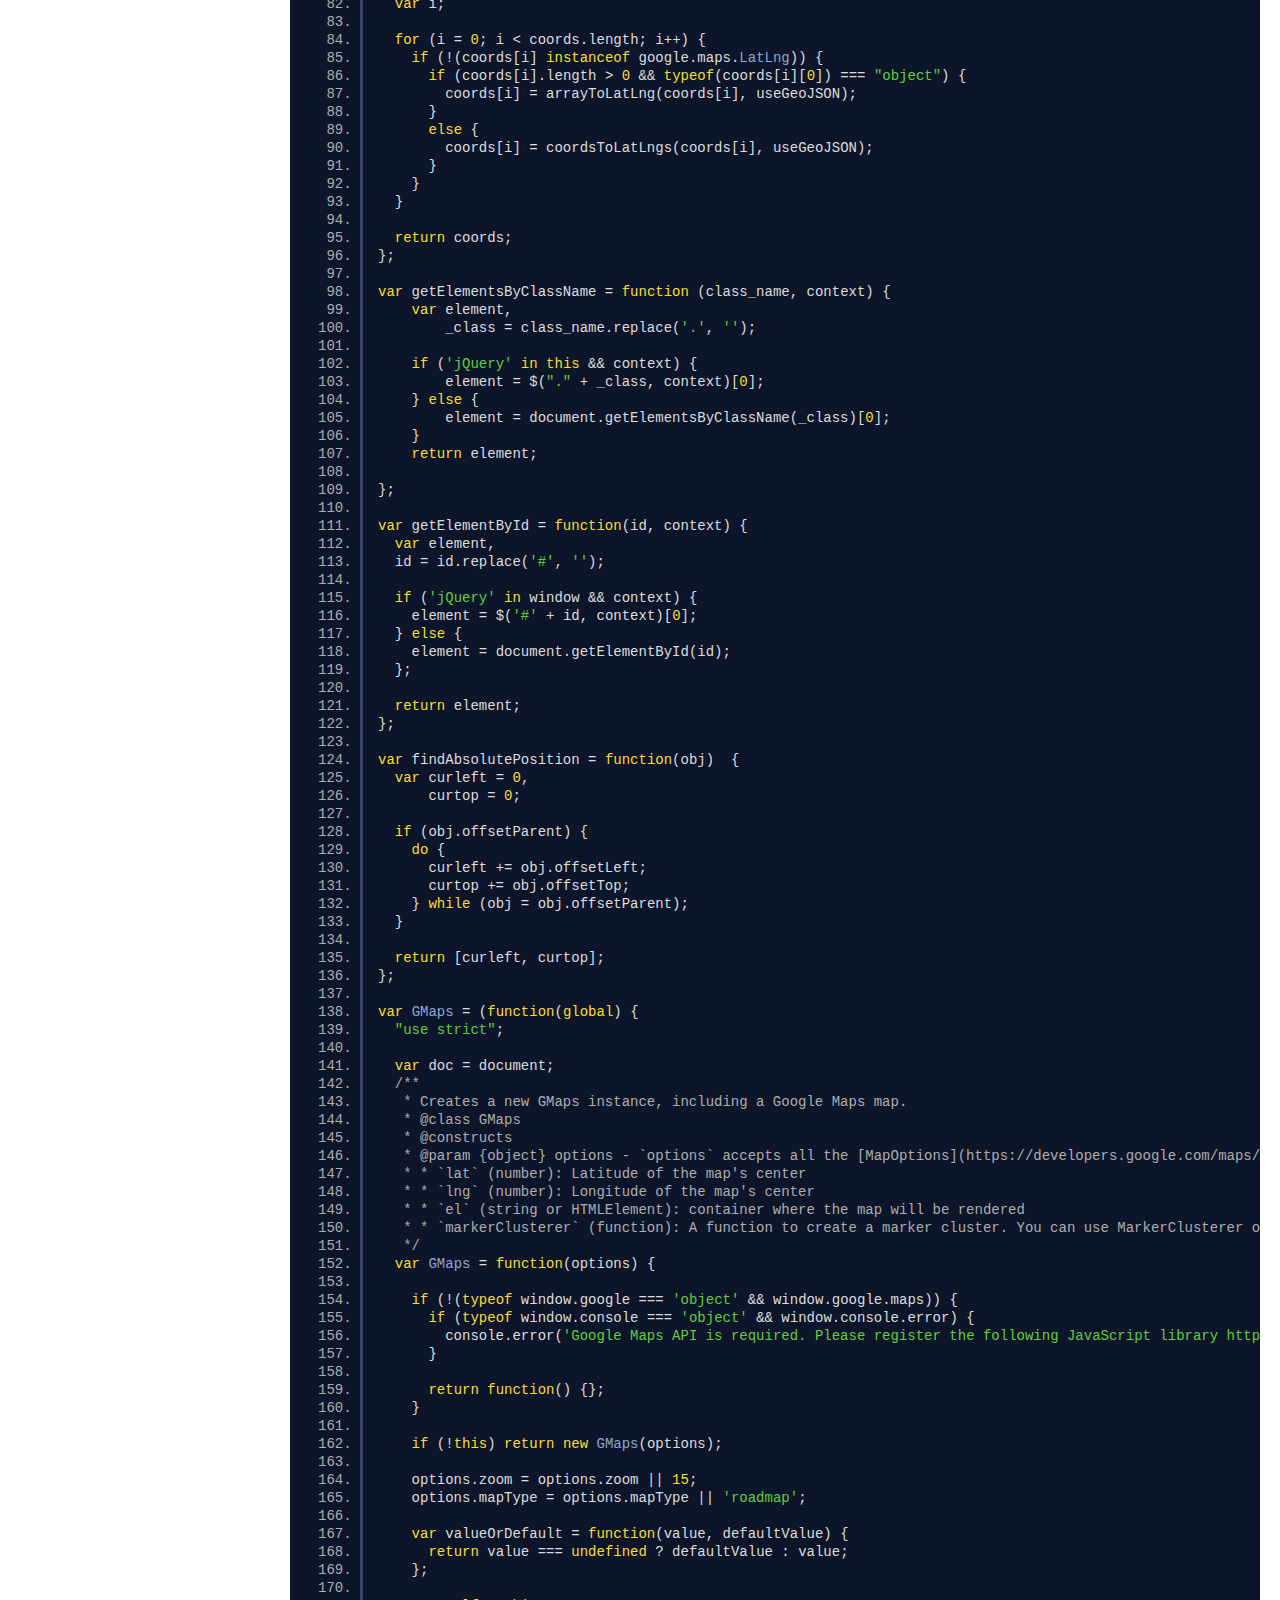
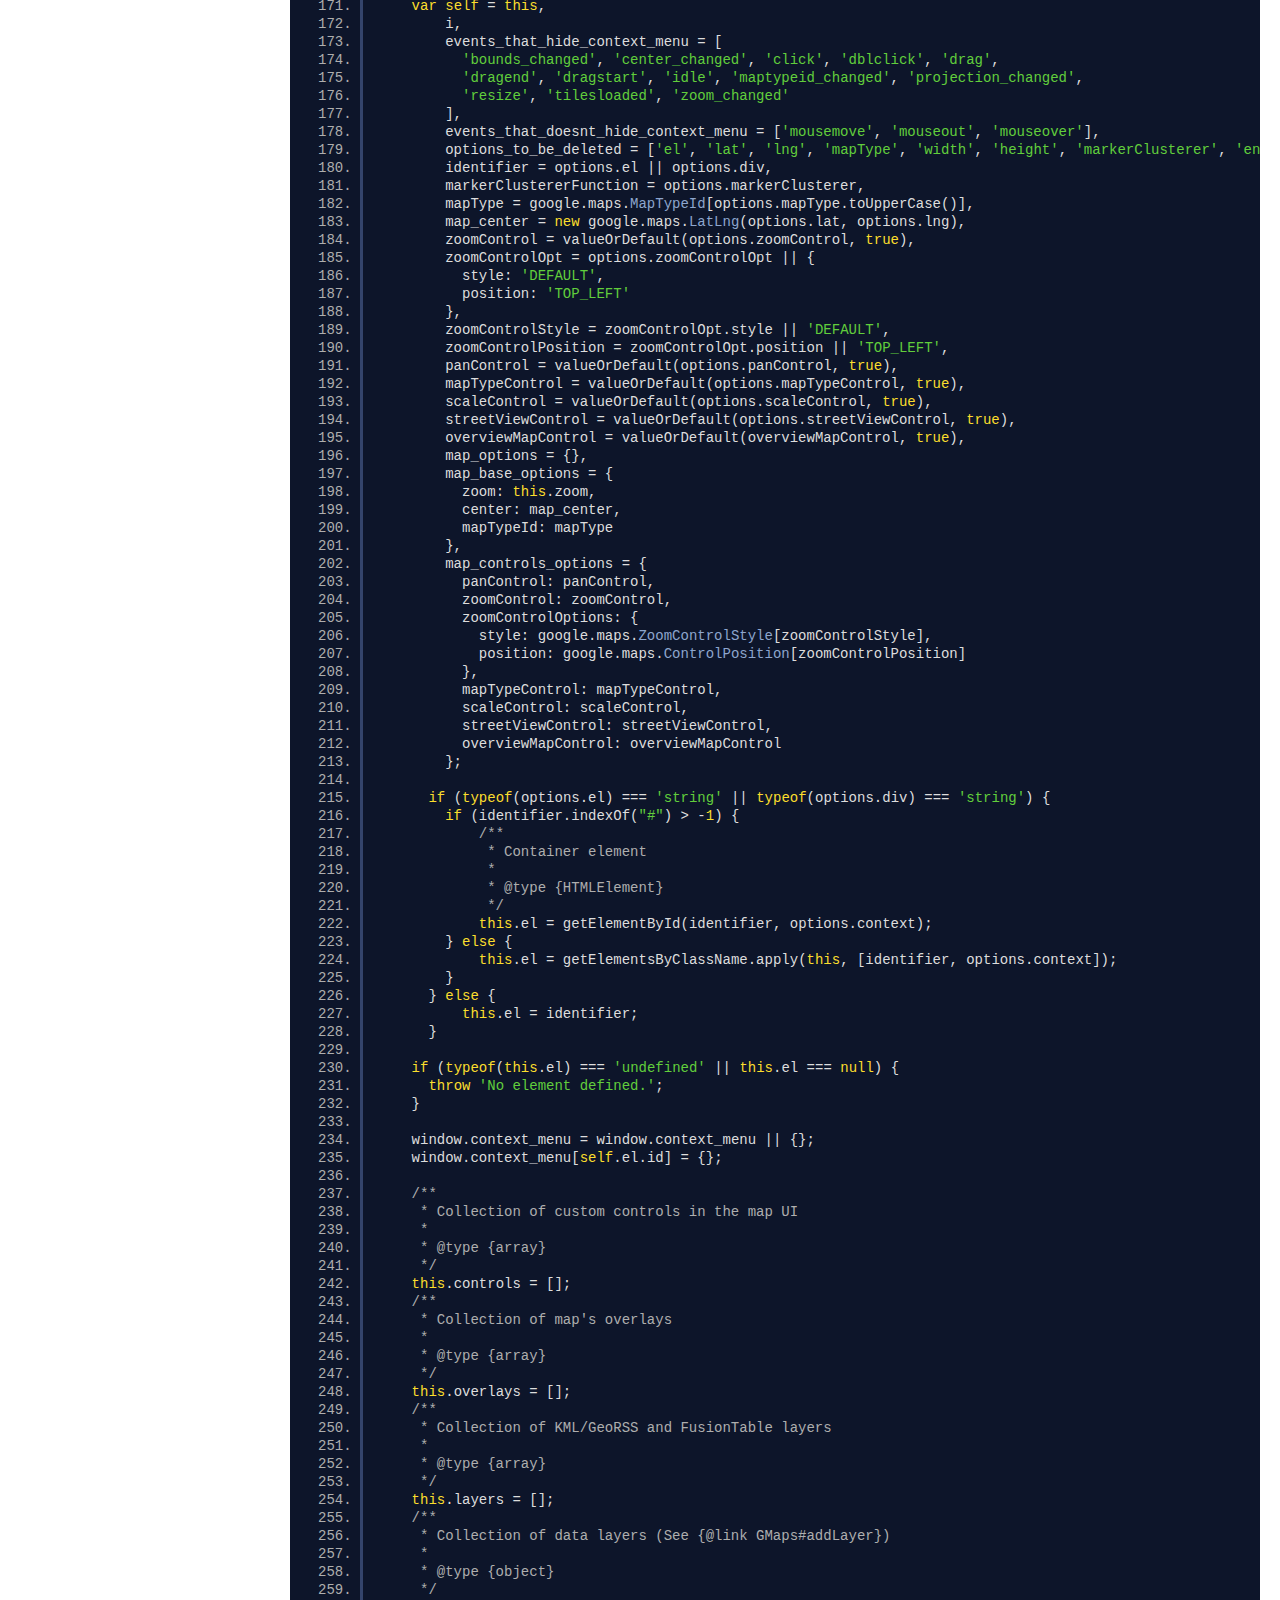
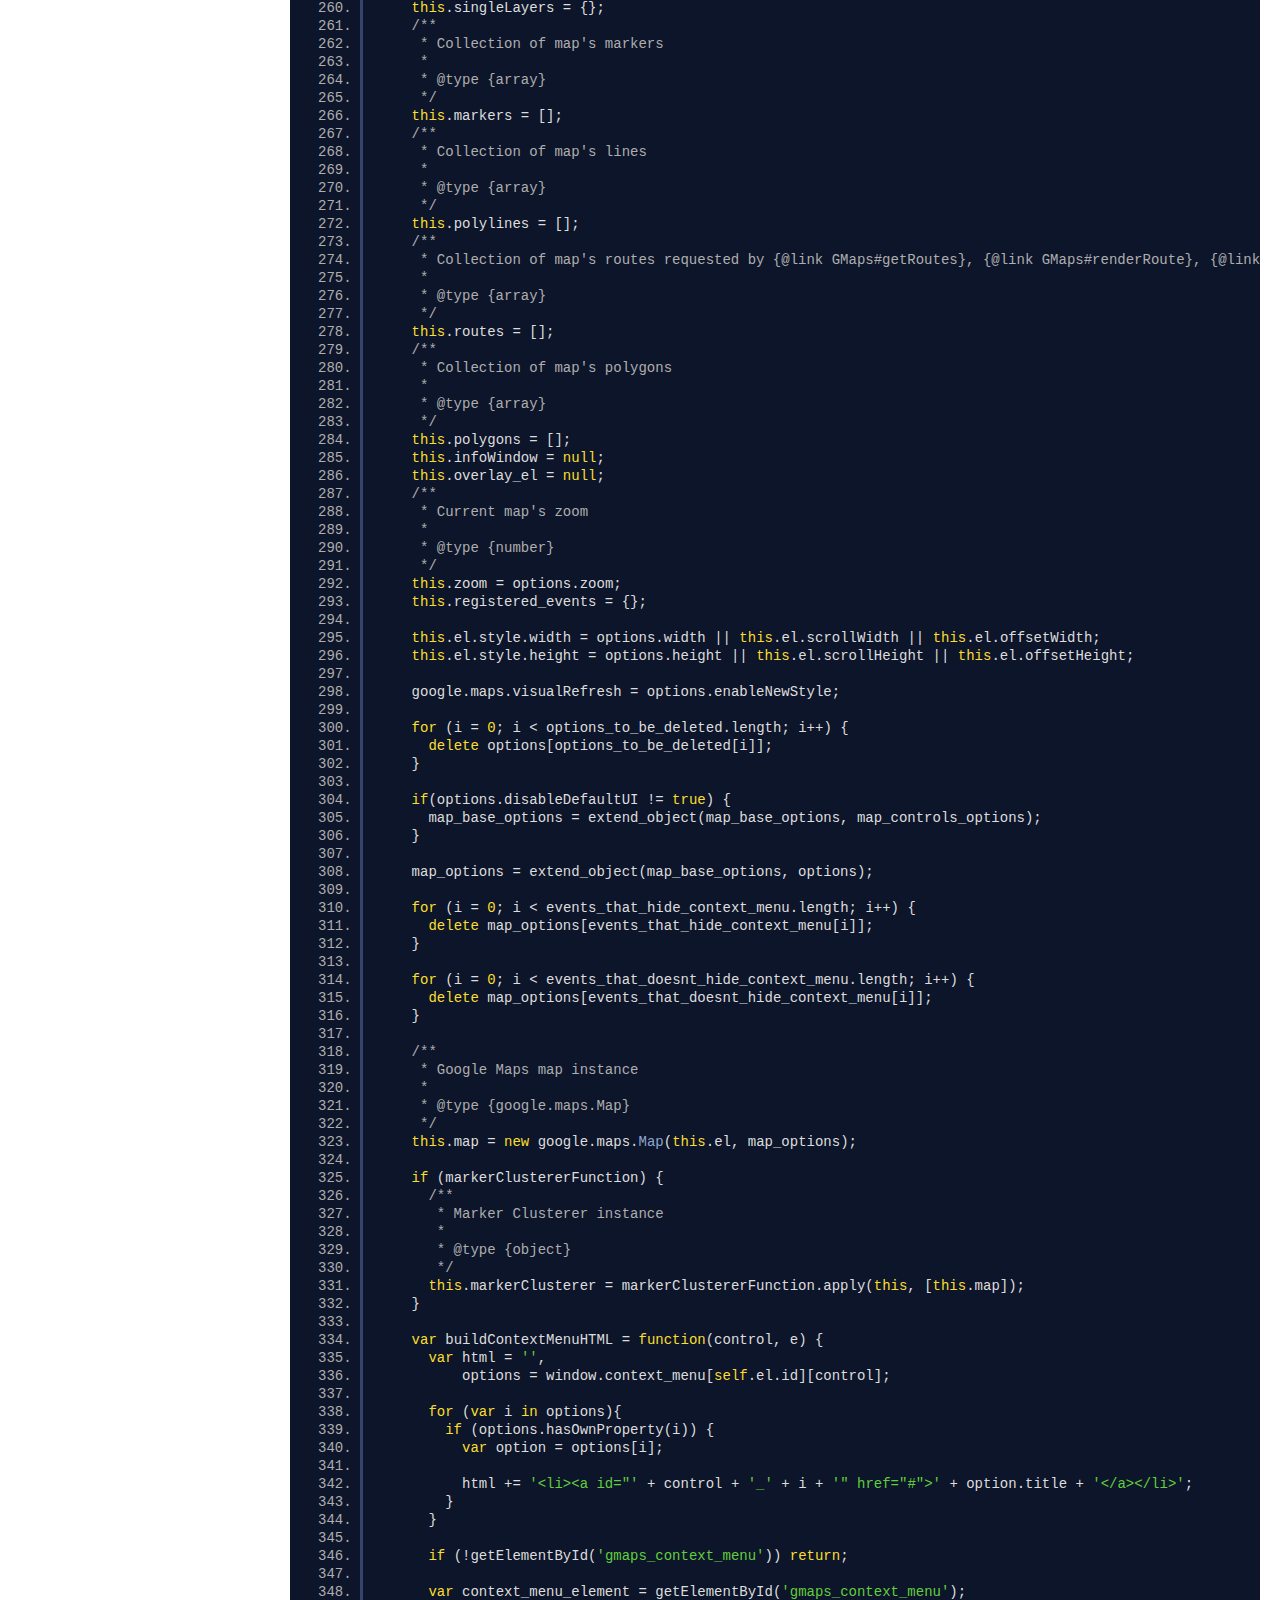
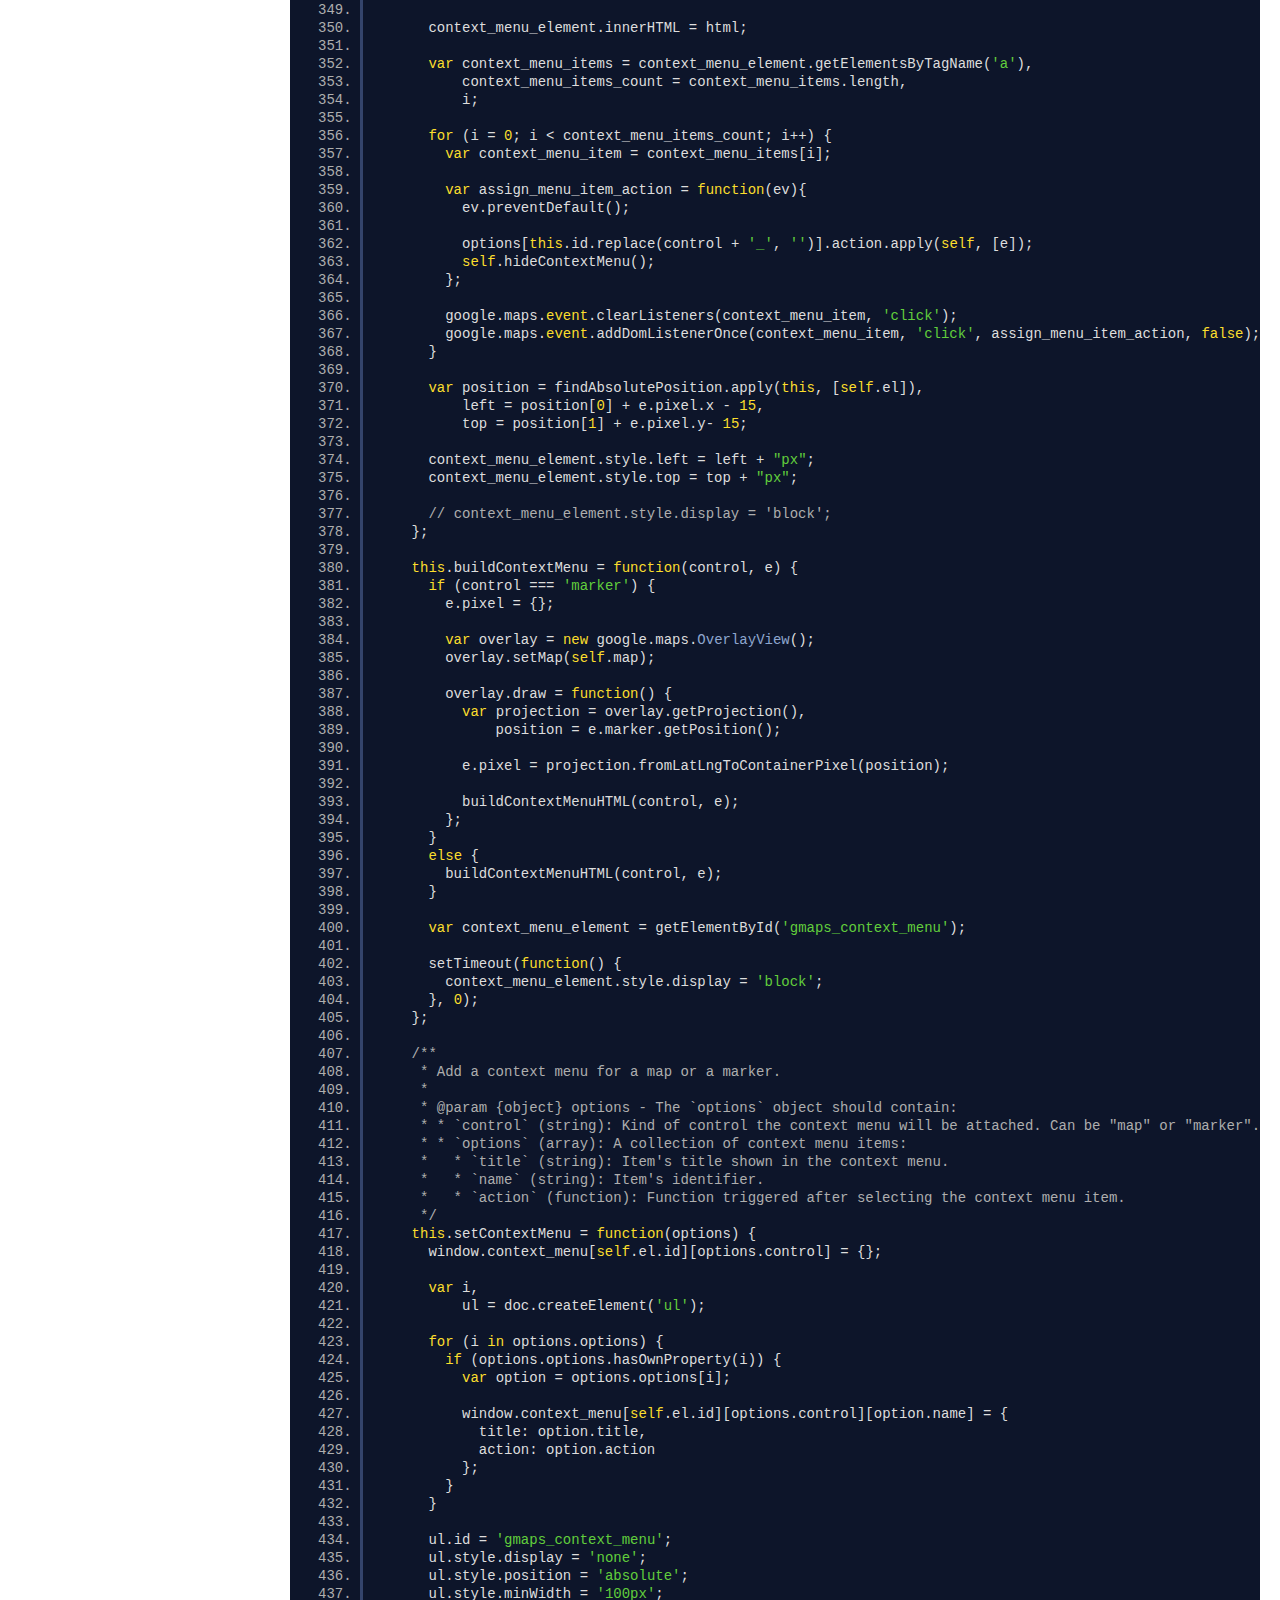
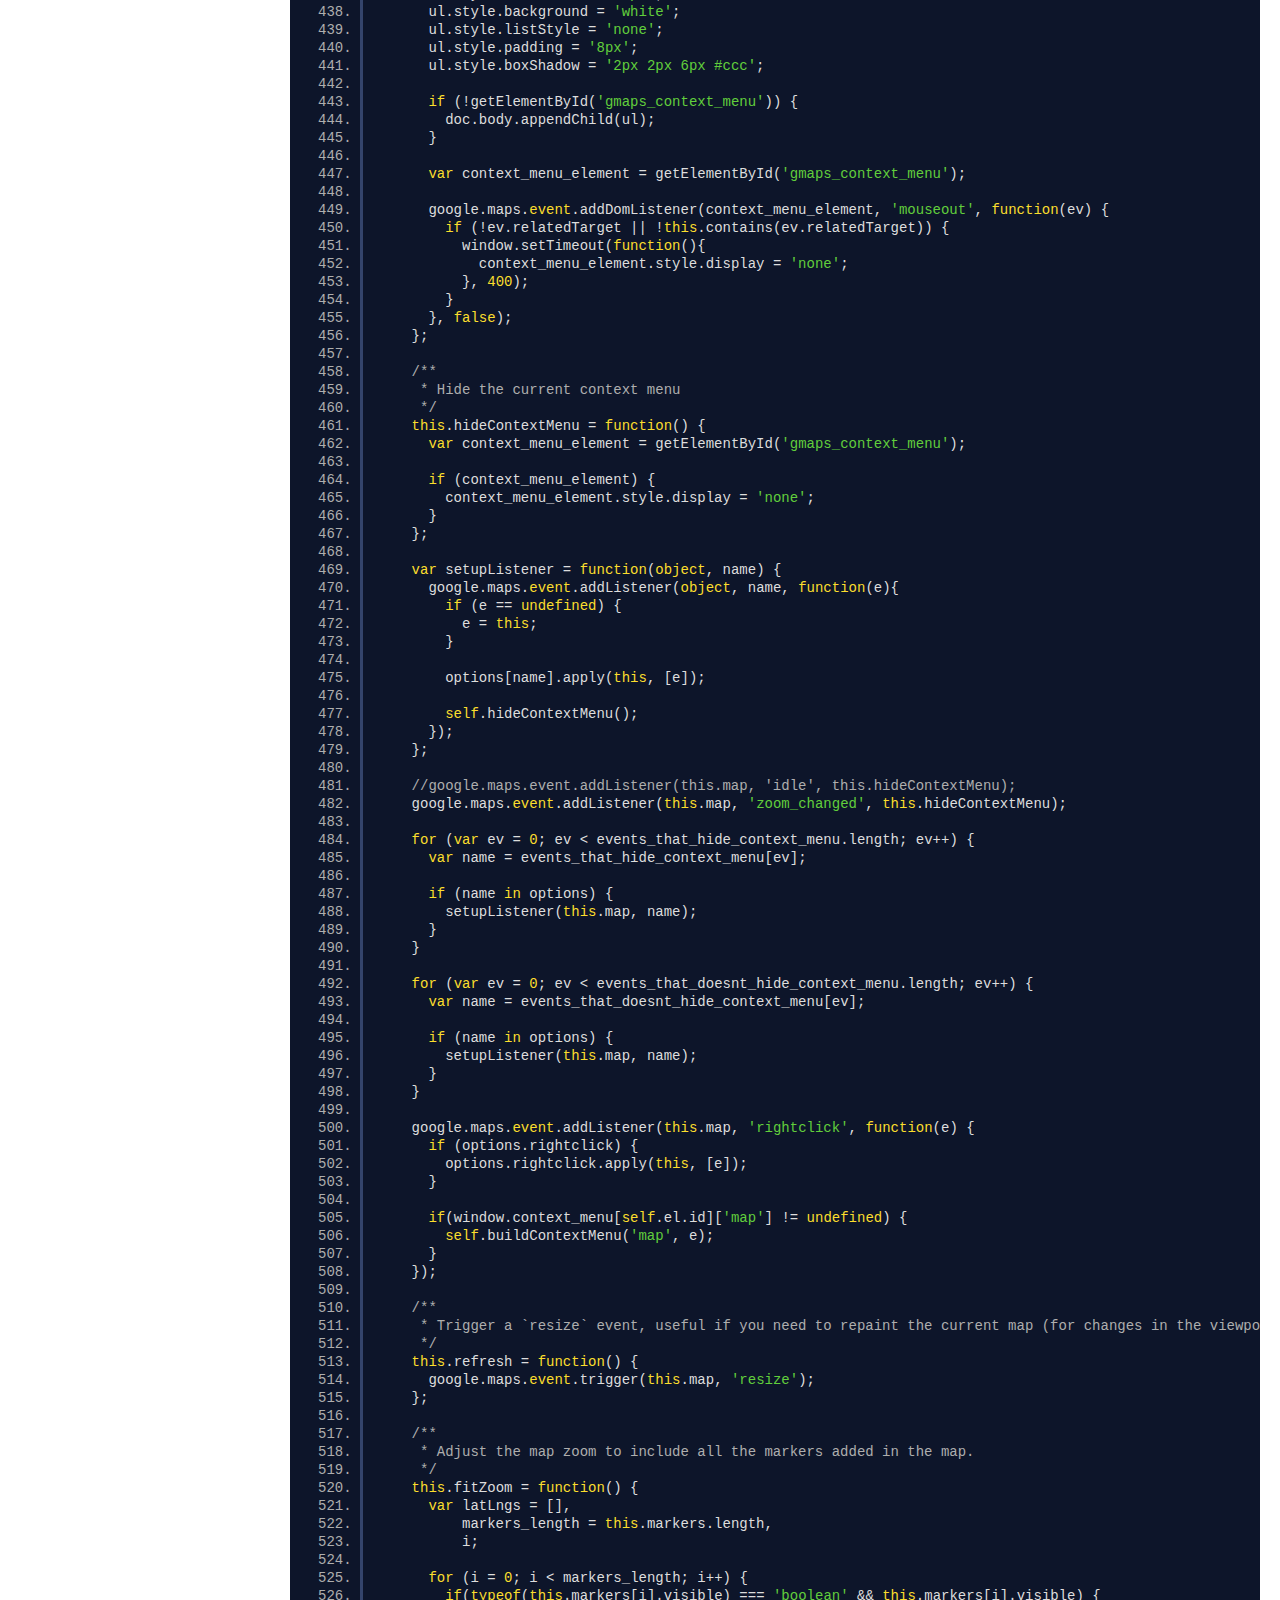
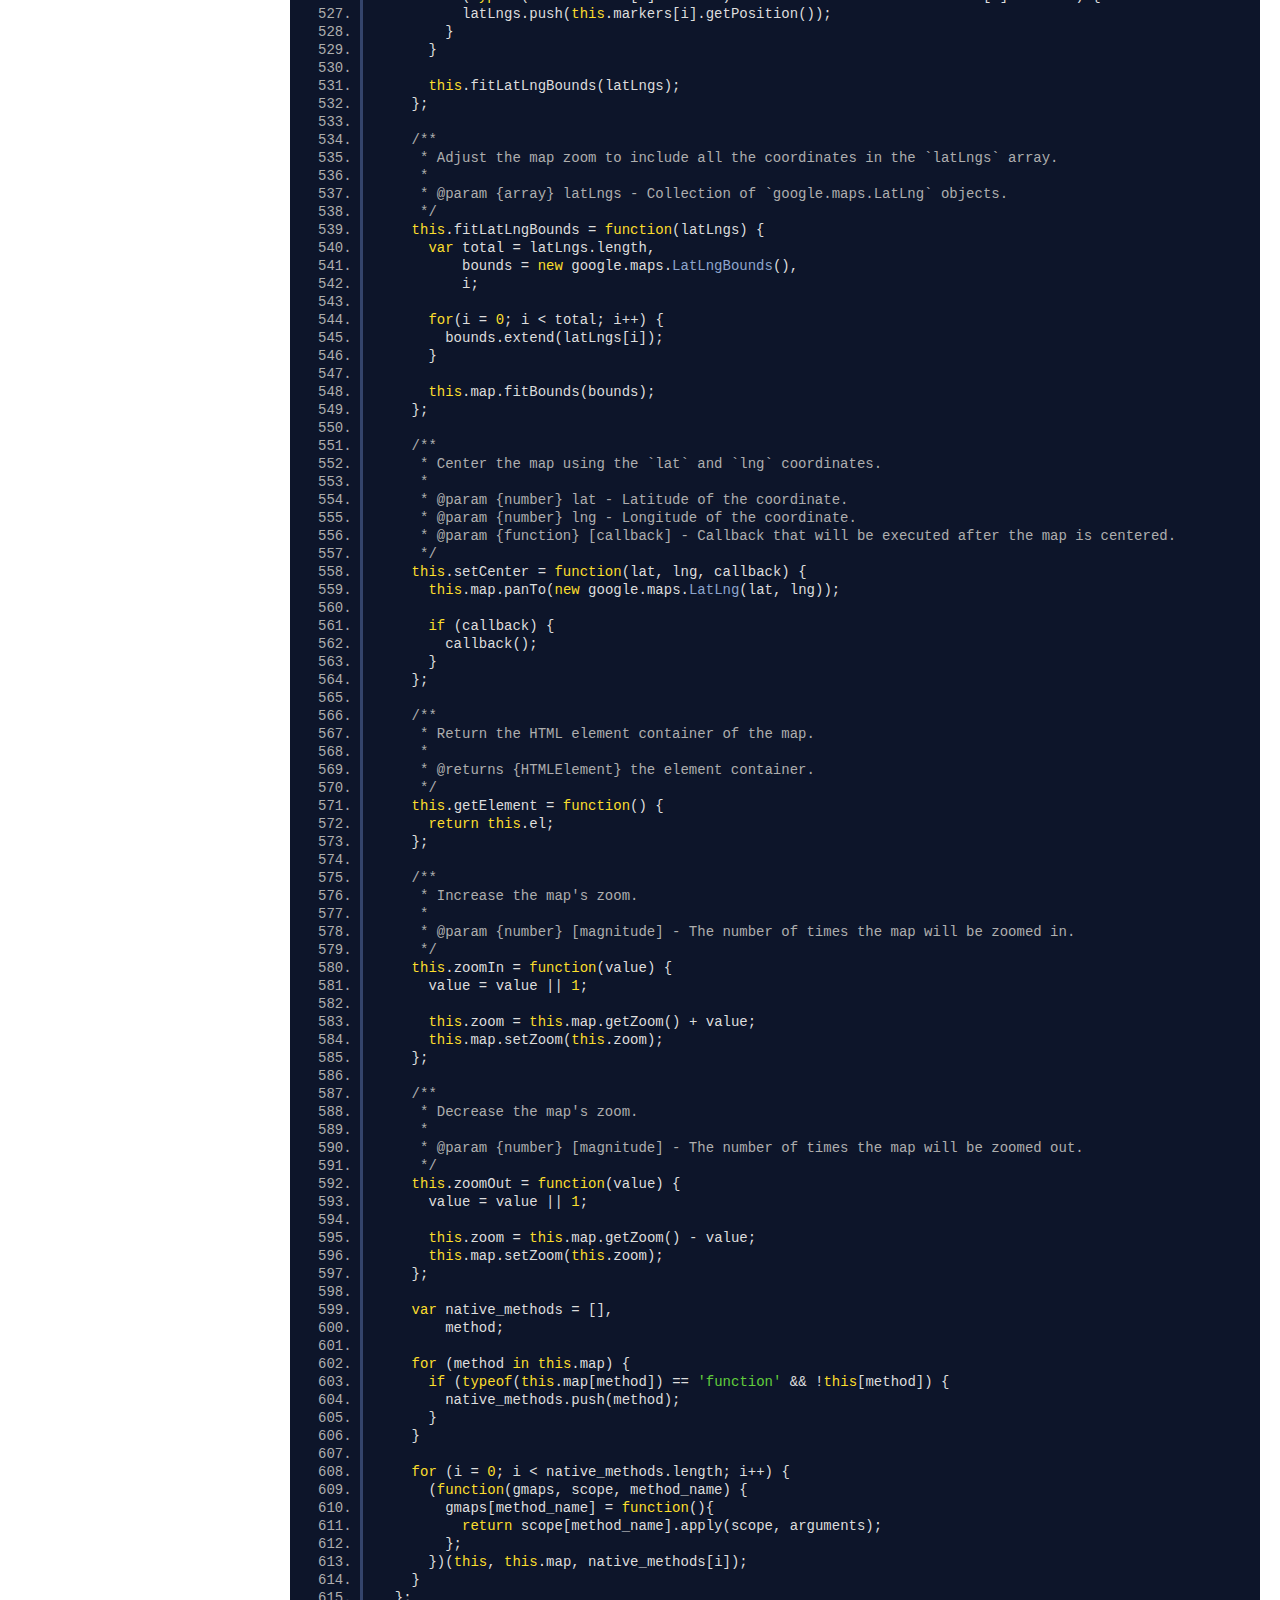
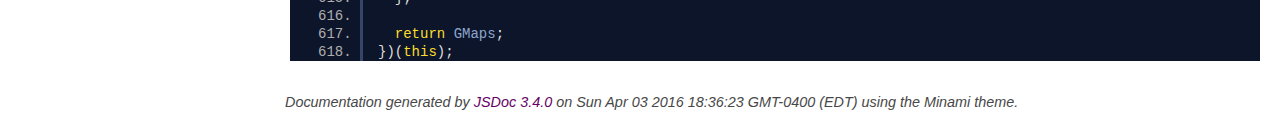
<file: Bootstrap/gmaps-master/docs/gmaps.core.js.html>
<!DOCTYPE html>
<html lang="en">
<head>
    <meta charset="utf-8">
    <title>gmaps.core.js - Documentation</title>

    <script src="scripts/prettify/prettify.js"></script>
    <script src="scripts/prettify/lang-css.js"></script>
    <!--[if lt IE 9]>
      <script src="//html5shiv.googlecode.com/svn/trunk/html5.js"></script>
    <![endif]-->
    <link type="text/css" rel="stylesheet" href="https://code.ionicframework.com/ionicons/2.0.1/css/ionicons.min.css">
    <link type="text/css" rel="stylesheet" href="styles/prettify.css">
    <link type="text/css" rel="stylesheet" href="styles/jsdoc.css">
</head>
<body>

<input type="checkbox" id="nav-trigger" class="nav-trigger" />
<label for="nav-trigger" class="navicon-button x">
  <div class="navicon"></div>
</label>

<label for="nav-trigger" class="overlay"></label>

<nav>
    <h2><a href="index.html">Home</a></h2><h3>Classes</h3><ul><li><a href="GMaps.html">GMaps</a><ul class='methods'><li data-type='method'><a href="GMaps.html#addControl">addControl</a></li><li data-type='method'><a href="GMaps.html#fitLatLngBounds">fitLatLngBounds</a></li><li data-type='method'><a href="GMaps.html#fitZoom">fitZoom</a></li><li data-type='method'><a href="GMaps.html#getElement">getElement</a></li><li data-type='method'><a href="GMaps.html#hideContextMenu">hideContextMenu</a></li><li data-type='method'><a href="GMaps.html#refresh">refresh</a></li><li data-type='method'><a href="GMaps.html#removeControl">removeControl</a></li><li data-type='method'><a href="GMaps.html#setCenter">setCenter</a></li><li data-type='method'><a href="GMaps.html#setContextMenu">setContextMenu</a></li><li data-type='method'><a href="GMaps.html#zoomIn">zoomIn</a></li><li data-type='method'><a href="GMaps.html#zoomOut">zoomOut</a></li></ul></li></ul>
</nav>

<div id="main">
    
    <h1 class="page-title">gmaps.core.js</h1>
    

    



    
    <section>
        <article>
            <pre class="prettyprint source linenums"><code>var extend_object = function(obj, new_obj) {
  var name;

  if (obj === new_obj) {
    return obj;
  }

  for (name in new_obj) {
    if (new_obj[name] !== undefined) {
      obj[name] = new_obj[name];
    }
  }

  return obj;
};

var replace_object = function(obj, replace) {
  var name;

  if (obj === replace) {
    return obj;
  }

  for (name in replace) {
    if (obj[name] != undefined) {
      obj[name] = replace[name];
    }
  }

  return obj;
};

var array_map = function(array, callback) {
  var original_callback_params = Array.prototype.slice.call(arguments, 2),
      array_return = [],
      array_length = array.length,
      i;

  if (Array.prototype.map &amp;&amp; array.map === Array.prototype.map) {
    array_return = Array.prototype.map.call(array, function(item) {
      var callback_params = original_callback_params.slice(0);
      callback_params.splice(0, 0, item);

      return callback.apply(this, callback_params);
    });
  }
  else {
    for (i = 0; i &lt; array_length; i++) {
      callback_params = original_callback_params;
      callback_params.splice(0, 0, array[i]);
      array_return.push(callback.apply(this, callback_params));
    }
  }

  return array_return;
};

var array_flat = function(array) {
  var new_array = [],
      i;

  for (i = 0; i &lt; array.length; i++) {
    new_array = new_array.concat(array[i]);
  }

  return new_array;
};

var coordsToLatLngs = function(coords, useGeoJSON) {
  var first_coord = coords[0],
      second_coord = coords[1];

  if (useGeoJSON) {
    first_coord = coords[1];
    second_coord = coords[0];
  }

  return new google.maps.LatLng(first_coord, second_coord);
};

var arrayToLatLng = function(coords, useGeoJSON) {
  var i;

  for (i = 0; i &lt; coords.length; i++) {
    if (!(coords[i] instanceof google.maps.LatLng)) {
      if (coords[i].length > 0 &amp;&amp; typeof(coords[i][0]) === "object") {
        coords[i] = arrayToLatLng(coords[i], useGeoJSON);
      }
      else {
        coords[i] = coordsToLatLngs(coords[i], useGeoJSON);
      }
    }
  }

  return coords;
};

var getElementsByClassName = function (class_name, context) {
    var element,
        _class = class_name.replace('.', '');

    if ('jQuery' in this &amp;&amp; context) {
        element = $("." + _class, context)[0];
    } else {
        element = document.getElementsByClassName(_class)[0];
    }
    return element;

};

var getElementById = function(id, context) {
  var element,
  id = id.replace('#', '');

  if ('jQuery' in window &amp;&amp; context) {
    element = $('#' + id, context)[0];
  } else {
    element = document.getElementById(id);
  };

  return element;
};

var findAbsolutePosition = function(obj)  {
  var curleft = 0,
      curtop = 0;

  if (obj.offsetParent) {
    do {
      curleft += obj.offsetLeft;
      curtop += obj.offsetTop;
    } while (obj = obj.offsetParent);
  }

  return [curleft, curtop];
};

var GMaps = (function(global) {
  "use strict";

  var doc = document;
  /**
   * Creates a new GMaps instance, including a Google Maps map.
   * @class GMaps
   * @constructs
   * @param {object} options - `options` accepts all the [MapOptions](https://developers.google.com/maps/documentation/javascript/reference#MapOptions) and [events](https://developers.google.com/maps/documentation/javascript/reference#Map) listed in the Google Maps API. Also accepts:
   * * `lat` (number): Latitude of the map's center
   * * `lng` (number): Longitude of the map's center
   * * `el` (string or HTMLElement): container where the map will be rendered
   * * `markerClusterer` (function): A function to create a marker cluster. You can use MarkerClusterer or MarkerClustererPlus.
   */
  var GMaps = function(options) {

    if (!(typeof window.google === 'object' &amp;&amp; window.google.maps)) {
      if (typeof window.console === 'object' &amp;&amp; window.console.error) {
        console.error('Google Maps API is required. Please register the following JavaScript library https://maps.googleapis.com/maps/api/js.');
      }

      return function() {};
    }

    if (!this) return new GMaps(options);

    options.zoom = options.zoom || 15;
    options.mapType = options.mapType || 'roadmap';

    var valueOrDefault = function(value, defaultValue) {
      return value === undefined ? defaultValue : value;
    };

    var self = this,
        i,
        events_that_hide_context_menu = [
          'bounds_changed', 'center_changed', 'click', 'dblclick', 'drag',
          'dragend', 'dragstart', 'idle', 'maptypeid_changed', 'projection_changed',
          'resize', 'tilesloaded', 'zoom_changed'
        ],
        events_that_doesnt_hide_context_menu = ['mousemove', 'mouseout', 'mouseover'],
        options_to_be_deleted = ['el', 'lat', 'lng', 'mapType', 'width', 'height', 'markerClusterer', 'enableNewStyle'],
        identifier = options.el || options.div,
        markerClustererFunction = options.markerClusterer,
        mapType = google.maps.MapTypeId[options.mapType.toUpperCase()],
        map_center = new google.maps.LatLng(options.lat, options.lng),
        zoomControl = valueOrDefault(options.zoomControl, true),
        zoomControlOpt = options.zoomControlOpt || {
          style: 'DEFAULT',
          position: 'TOP_LEFT'
        },
        zoomControlStyle = zoomControlOpt.style || 'DEFAULT',
        zoomControlPosition = zoomControlOpt.position || 'TOP_LEFT',
        panControl = valueOrDefault(options.panControl, true),
        mapTypeControl = valueOrDefault(options.mapTypeControl, true),
        scaleControl = valueOrDefault(options.scaleControl, true),
        streetViewControl = valueOrDefault(options.streetViewControl, true),
        overviewMapControl = valueOrDefault(overviewMapControl, true),
        map_options = {},
        map_base_options = {
          zoom: this.zoom,
          center: map_center,
          mapTypeId: mapType
        },
        map_controls_options = {
          panControl: panControl,
          zoomControl: zoomControl,
          zoomControlOptions: {
            style: google.maps.ZoomControlStyle[zoomControlStyle],
            position: google.maps.ControlPosition[zoomControlPosition]
          },
          mapTypeControl: mapTypeControl,
          scaleControl: scaleControl,
          streetViewControl: streetViewControl,
          overviewMapControl: overviewMapControl
        };

      if (typeof(options.el) === 'string' || typeof(options.div) === 'string') {
        if (identifier.indexOf("#") > -1) {
            /**
             * Container element
             *
             * @type {HTMLElement}
             */
            this.el = getElementById(identifier, options.context);
        } else {
            this.el = getElementsByClassName.apply(this, [identifier, options.context]);
        }
      } else {
          this.el = identifier;
      }

    if (typeof(this.el) === 'undefined' || this.el === null) {
      throw 'No element defined.';
    }

    window.context_menu = window.context_menu || {};
    window.context_menu[self.el.id] = {};

    /**
     * Collection of custom controls in the map UI
     *
     * @type {array}
     */
    this.controls = [];
    /**
     * Collection of map's overlays
     *
     * @type {array}
     */
    this.overlays = [];
    /**
     * Collection of KML/GeoRSS and FusionTable layers
     *
     * @type {array}
     */
    this.layers = [];
    /**
     * Collection of data layers (See {@link GMaps#addLayer})
     *
     * @type {object}
     */
    this.singleLayers = {};
    /**
     * Collection of map's markers
     *
     * @type {array}
     */
    this.markers = [];
    /**
     * Collection of map's lines
     *
     * @type {array}
     */
    this.polylines = [];
    /**
     * Collection of map's routes requested by {@link GMaps#getRoutes}, {@link GMaps#renderRoute}, {@link GMaps#drawRoute}, {@link GMaps#travelRoute} or {@link GMaps#drawSteppedRoute}
     *
     * @type {array}
     */
    this.routes = [];
    /**
     * Collection of map's polygons
     *
     * @type {array}
     */
    this.polygons = [];
    this.infoWindow = null;
    this.overlay_el = null;
    /**
     * Current map's zoom
     *
     * @type {number}
     */
    this.zoom = options.zoom;
    this.registered_events = {};

    this.el.style.width = options.width || this.el.scrollWidth || this.el.offsetWidth;
    this.el.style.height = options.height || this.el.scrollHeight || this.el.offsetHeight;

    google.maps.visualRefresh = options.enableNewStyle;

    for (i = 0; i &lt; options_to_be_deleted.length; i++) {
      delete options[options_to_be_deleted[i]];
    }

    if(options.disableDefaultUI != true) {
      map_base_options = extend_object(map_base_options, map_controls_options);
    }

    map_options = extend_object(map_base_options, options);

    for (i = 0; i &lt; events_that_hide_context_menu.length; i++) {
      delete map_options[events_that_hide_context_menu[i]];
    }

    for (i = 0; i &lt; events_that_doesnt_hide_context_menu.length; i++) {
      delete map_options[events_that_doesnt_hide_context_menu[i]];
    }

    /**
     * Google Maps map instance
     *
     * @type {google.maps.Map}
     */
    this.map = new google.maps.Map(this.el, map_options);

    if (markerClustererFunction) {
      /**
       * Marker Clusterer instance
       *
       * @type {object}
       */
      this.markerClusterer = markerClustererFunction.apply(this, [this.map]);
    }

    var buildContextMenuHTML = function(control, e) {
      var html = '',
          options = window.context_menu[self.el.id][control];

      for (var i in options){
        if (options.hasOwnProperty(i)) {
          var option = options[i];

          html += '&lt;li>&lt;a id="' + control + '_' + i + '" href="#">' + option.title + '&lt;/a>&lt;/li>';
        }
      }

      if (!getElementById('gmaps_context_menu')) return;

      var context_menu_element = getElementById('gmaps_context_menu');

      context_menu_element.innerHTML = html;

      var context_menu_items = context_menu_element.getElementsByTagName('a'),
          context_menu_items_count = context_menu_items.length,
          i;

      for (i = 0; i &lt; context_menu_items_count; i++) {
        var context_menu_item = context_menu_items[i];

        var assign_menu_item_action = function(ev){
          ev.preventDefault();

          options[this.id.replace(control + '_', '')].action.apply(self, [e]);
          self.hideContextMenu();
        };

        google.maps.event.clearListeners(context_menu_item, 'click');
        google.maps.event.addDomListenerOnce(context_menu_item, 'click', assign_menu_item_action, false);
      }

      var position = findAbsolutePosition.apply(this, [self.el]),
          left = position[0] + e.pixel.x - 15,
          top = position[1] + e.pixel.y- 15;

      context_menu_element.style.left = left + "px";
      context_menu_element.style.top = top + "px";

      // context_menu_element.style.display = 'block';
    };

    this.buildContextMenu = function(control, e) {
      if (control === 'marker') {
        e.pixel = {};

        var overlay = new google.maps.OverlayView();
        overlay.setMap(self.map);

        overlay.draw = function() {
          var projection = overlay.getProjection(),
              position = e.marker.getPosition();

          e.pixel = projection.fromLatLngToContainerPixel(position);

          buildContextMenuHTML(control, e);
        };
      }
      else {
        buildContextMenuHTML(control, e);
      }

      var context_menu_element = getElementById('gmaps_context_menu');

      setTimeout(function() {
        context_menu_element.style.display = 'block';
      }, 0);
    };

    /**
     * Add a context menu for a map or a marker.
     *
     * @param {object} options - The `options` object should contain:
     * * `control` (string): Kind of control the context menu will be attached. Can be "map" or "marker".
     * * `options` (array): A collection of context menu items:
     *   * `title` (string): Item's title shown in the context menu.
     *   * `name` (string): Item's identifier.
     *   * `action` (function): Function triggered after selecting the context menu item.
     */
    this.setContextMenu = function(options) {
      window.context_menu[self.el.id][options.control] = {};

      var i,
          ul = doc.createElement('ul');

      for (i in options.options) {
        if (options.options.hasOwnProperty(i)) {
          var option = options.options[i];

          window.context_menu[self.el.id][options.control][option.name] = {
            title: option.title,
            action: option.action
          };
        }
      }

      ul.id = 'gmaps_context_menu';
      ul.style.display = 'none';
      ul.style.position = 'absolute';
      ul.style.minWidth = '100px';
      ul.style.background = 'white';
      ul.style.listStyle = 'none';
      ul.style.padding = '8px';
      ul.style.boxShadow = '2px 2px 6px #ccc';

      if (!getElementById('gmaps_context_menu')) {
        doc.body.appendChild(ul);
      }

      var context_menu_element = getElementById('gmaps_context_menu');

      google.maps.event.addDomListener(context_menu_element, 'mouseout', function(ev) {
        if (!ev.relatedTarget || !this.contains(ev.relatedTarget)) {
          window.setTimeout(function(){
            context_menu_element.style.display = 'none';
          }, 400);
        }
      }, false);
    };

    /**
     * Hide the current context menu
     */
    this.hideContextMenu = function() {
      var context_menu_element = getElementById('gmaps_context_menu');

      if (context_menu_element) {
        context_menu_element.style.display = 'none';
      }
    };

    var setupListener = function(object, name) {
      google.maps.event.addListener(object, name, function(e){
        if (e == undefined) {
          e = this;
        }

        options[name].apply(this, [e]);

        self.hideContextMenu();
      });
    };

    //google.maps.event.addListener(this.map, 'idle', this.hideContextMenu);
    google.maps.event.addListener(this.map, 'zoom_changed', this.hideContextMenu);

    for (var ev = 0; ev &lt; events_that_hide_context_menu.length; ev++) {
      var name = events_that_hide_context_menu[ev];

      if (name in options) {
        setupListener(this.map, name);
      }
    }

    for (var ev = 0; ev &lt; events_that_doesnt_hide_context_menu.length; ev++) {
      var name = events_that_doesnt_hide_context_menu[ev];

      if (name in options) {
        setupListener(this.map, name);
      }
    }

    google.maps.event.addListener(this.map, 'rightclick', function(e) {
      if (options.rightclick) {
        options.rightclick.apply(this, [e]);
      }

      if(window.context_menu[self.el.id]['map'] != undefined) {
        self.buildContextMenu('map', e);
      }
    });

    /**
     * Trigger a `resize` event, useful if you need to repaint the current map (for changes in the viewport or display / hide actions).
     */
    this.refresh = function() {
      google.maps.event.trigger(this.map, 'resize');
    };

    /**
     * Adjust the map zoom to include all the markers added in the map.
     */
    this.fitZoom = function() {
      var latLngs = [],
          markers_length = this.markers.length,
          i;

      for (i = 0; i &lt; markers_length; i++) {
        if(typeof(this.markers[i].visible) === 'boolean' &amp;&amp; this.markers[i].visible) {
          latLngs.push(this.markers[i].getPosition());
        }
      }

      this.fitLatLngBounds(latLngs);
    };

    /**
     * Adjust the map zoom to include all the coordinates in the `latLngs` array.
     *
     * @param {array} latLngs - Collection of `google.maps.LatLng` objects.
     */
    this.fitLatLngBounds = function(latLngs) {
      var total = latLngs.length,
          bounds = new google.maps.LatLngBounds(),
          i;

      for(i = 0; i &lt; total; i++) {
        bounds.extend(latLngs[i]);
      }

      this.map.fitBounds(bounds);
    };

    /**
     * Center the map using the `lat` and `lng` coordinates.
     *
     * @param {number} lat - Latitude of the coordinate.
     * @param {number} lng - Longitude of the coordinate.
     * @param {function} [callback] - Callback that will be executed after the map is centered.
     */
    this.setCenter = function(lat, lng, callback) {
      this.map.panTo(new google.maps.LatLng(lat, lng));

      if (callback) {
        callback();
      }
    };

    /**
     * Return the HTML element container of the map.
     *
     * @returns {HTMLElement} the element container.
     */
    this.getElement = function() {
      return this.el;
    };

    /**
     * Increase the map's zoom.
     *
     * @param {number} [magnitude] - The number of times the map will be zoomed in.
     */
    this.zoomIn = function(value) {
      value = value || 1;

      this.zoom = this.map.getZoom() + value;
      this.map.setZoom(this.zoom);
    };

    /**
     * Decrease the map's zoom.
     *
     * @param {number} [magnitude] - The number of times the map will be zoomed out.
     */
    this.zoomOut = function(value) {
      value = value || 1;

      this.zoom = this.map.getZoom() - value;
      this.map.setZoom(this.zoom);
    };

    var native_methods = [],
        method;

    for (method in this.map) {
      if (typeof(this.map[method]) == 'function' &amp;&amp; !this[method]) {
        native_methods.push(method);
      }
    }

    for (i = 0; i &lt; native_methods.length; i++) {
      (function(gmaps, scope, method_name) {
        gmaps[method_name] = function(){
          return scope[method_name].apply(scope, arguments);
        };
      })(this, this.map, native_methods[i]);
    }
  };

  return GMaps;
})(this);
</code></pre>
        </article>
    </section>




</div>

<br class="clear">

<footer>
    Documentation generated by <a href="https://github.com/jsdoc3/jsdoc">JSDoc 3.4.0</a> on Sun Apr 03 2016 18:36:23 GMT-0400 (EDT) using the Minami theme.
</footer>

<script>prettyPrint();</script>
<script src="scripts/linenumber.js"></script>
</body>
</html>
</file>
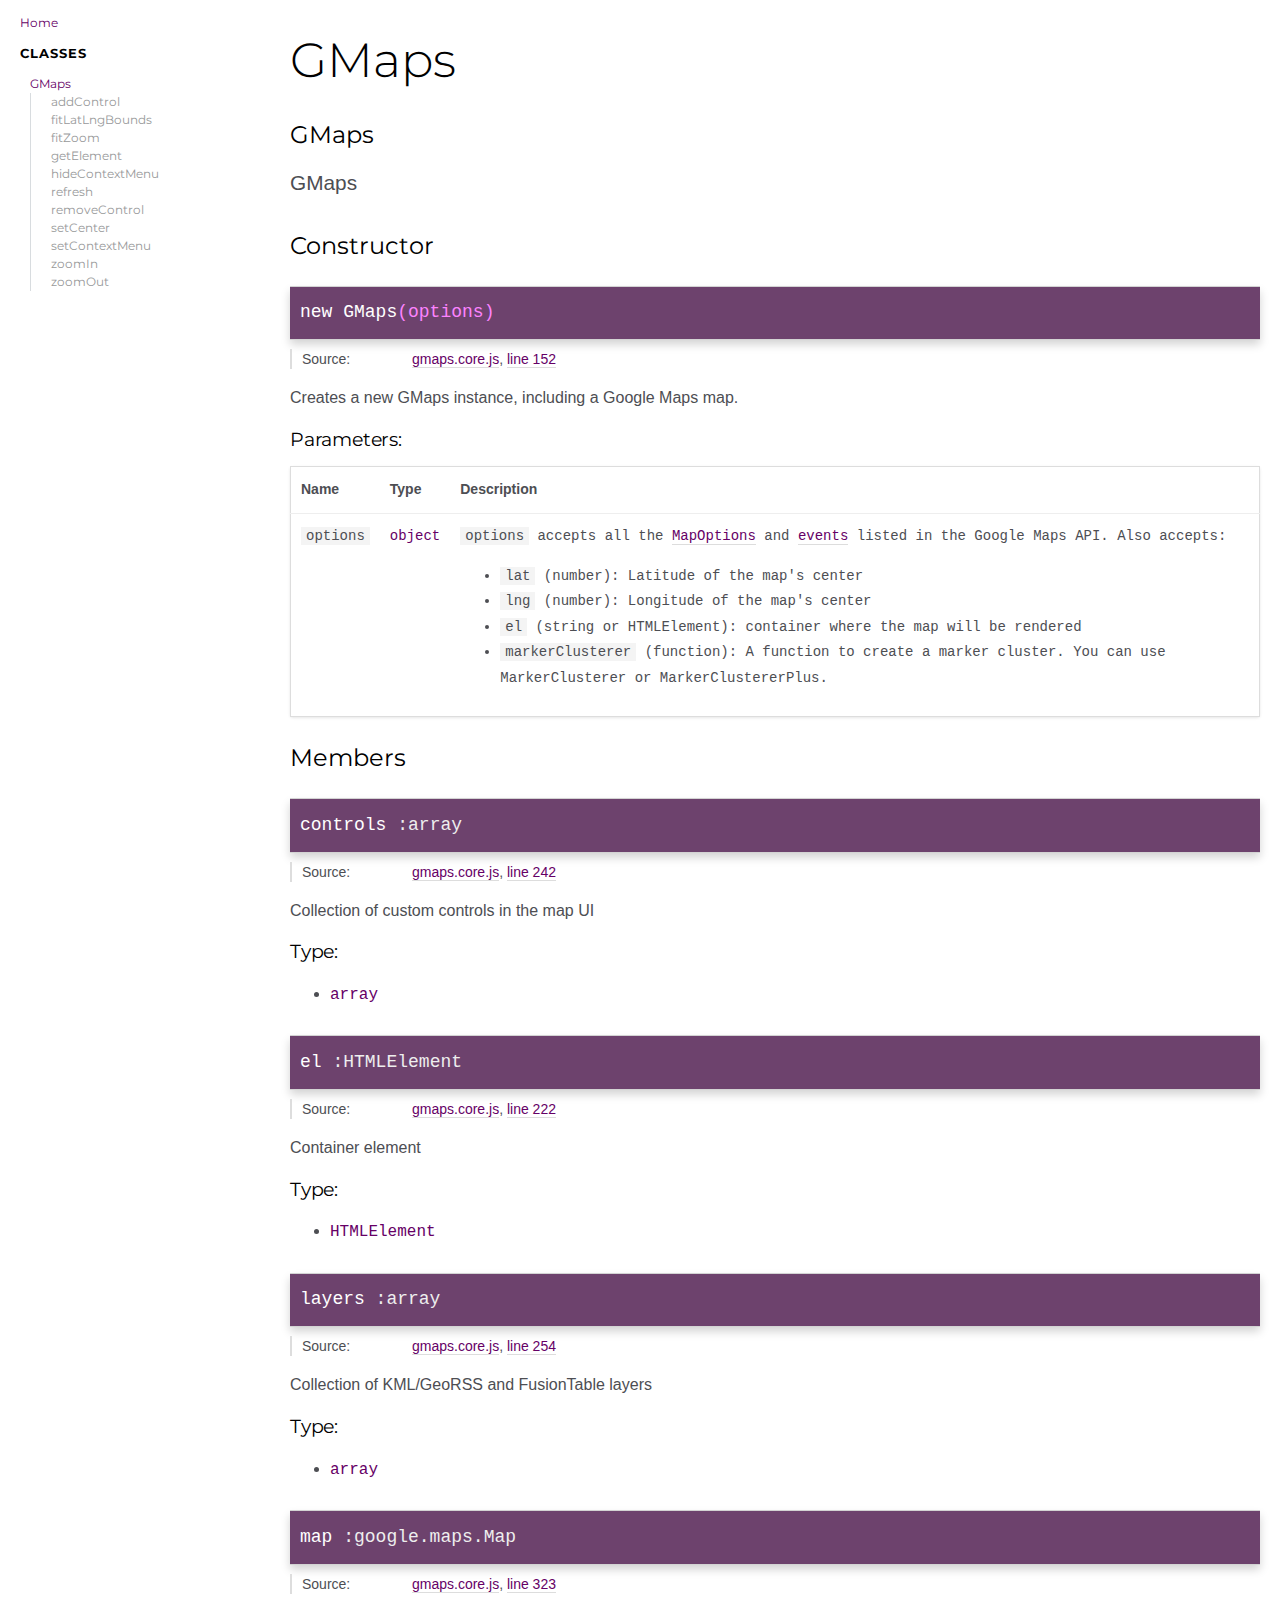
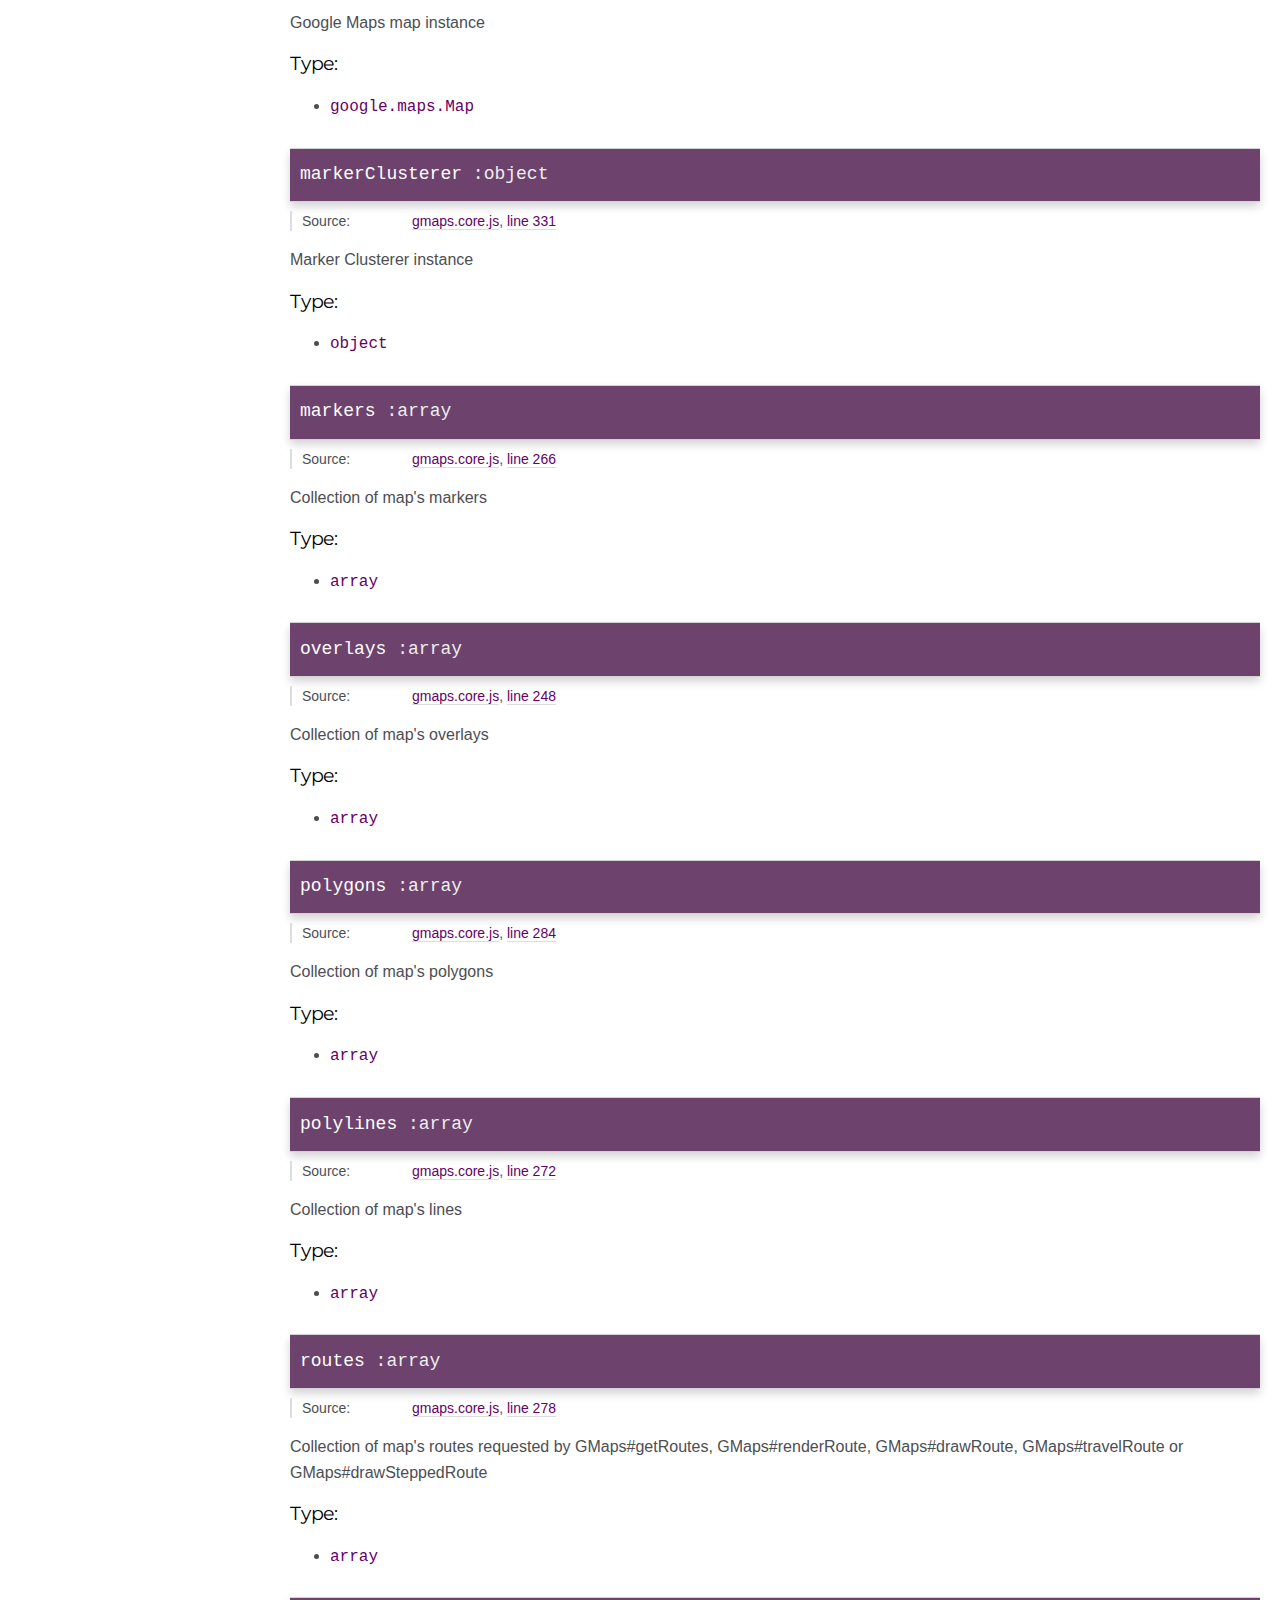
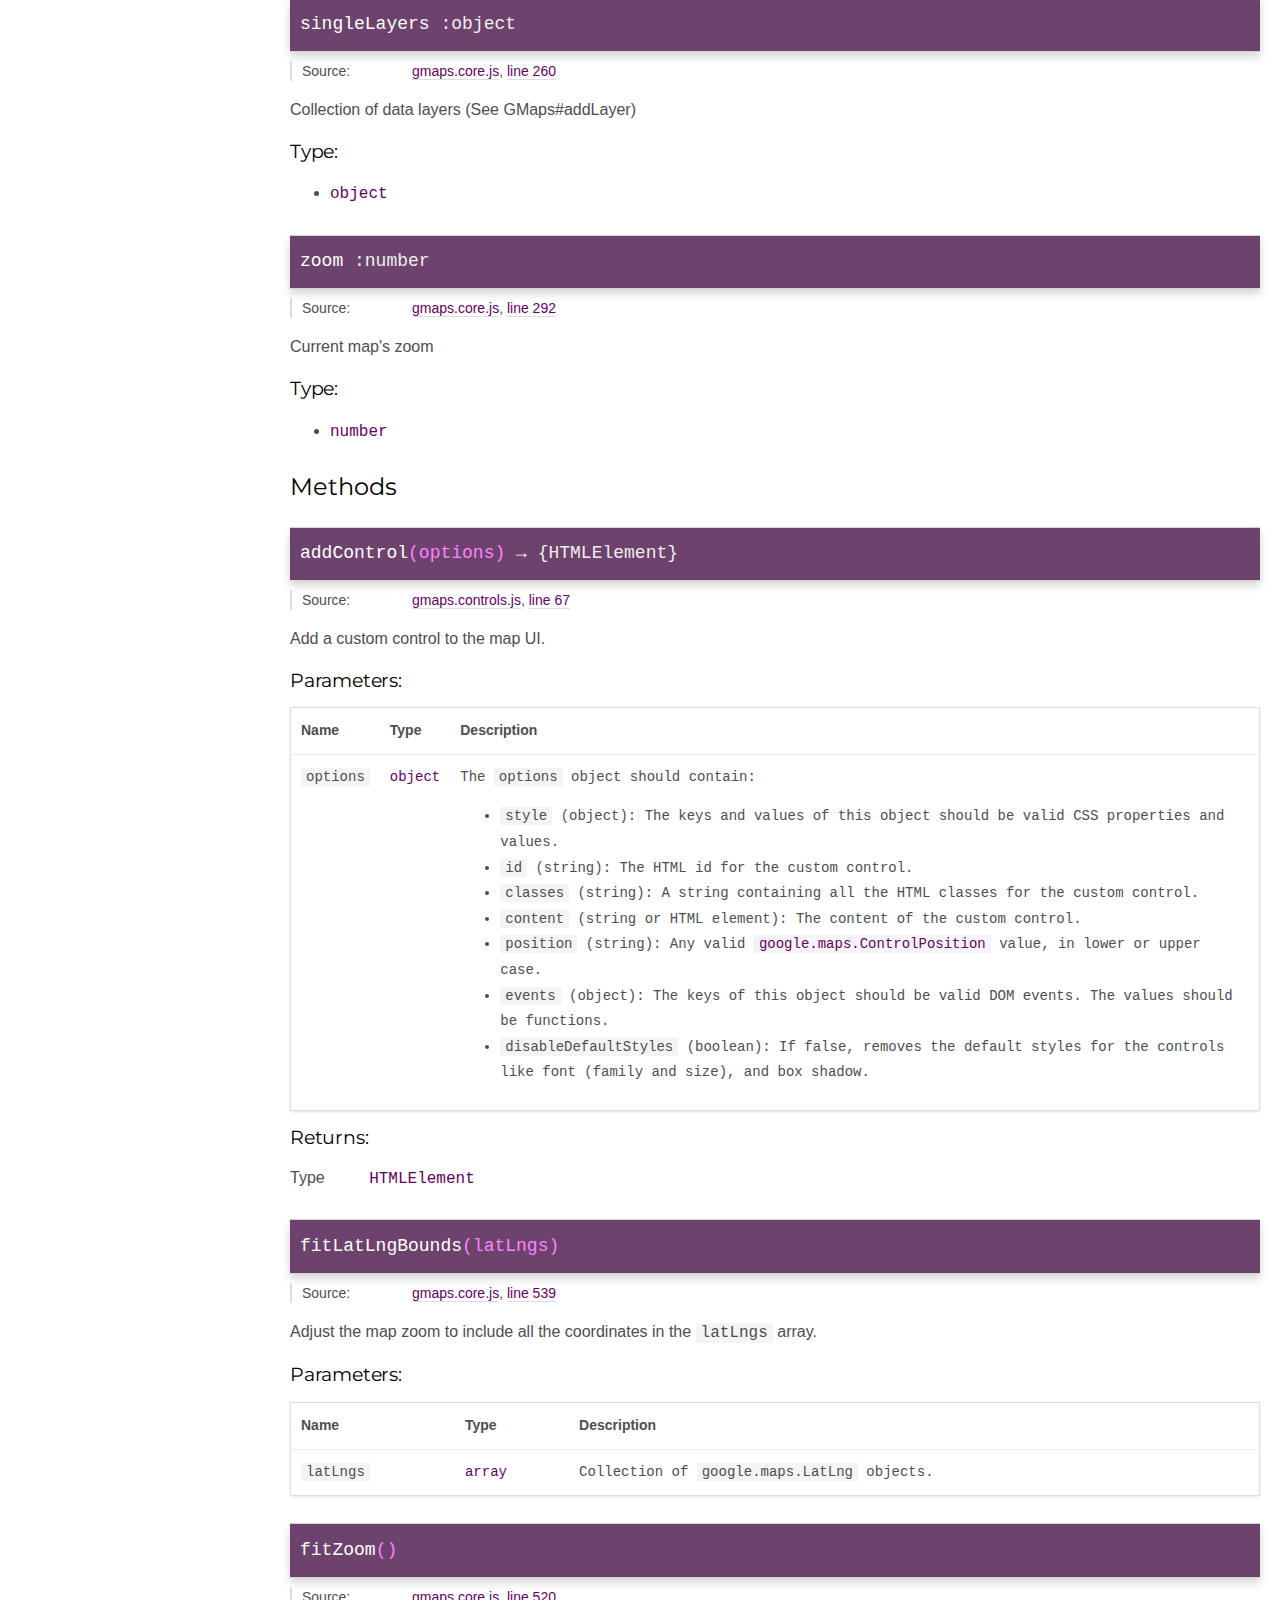
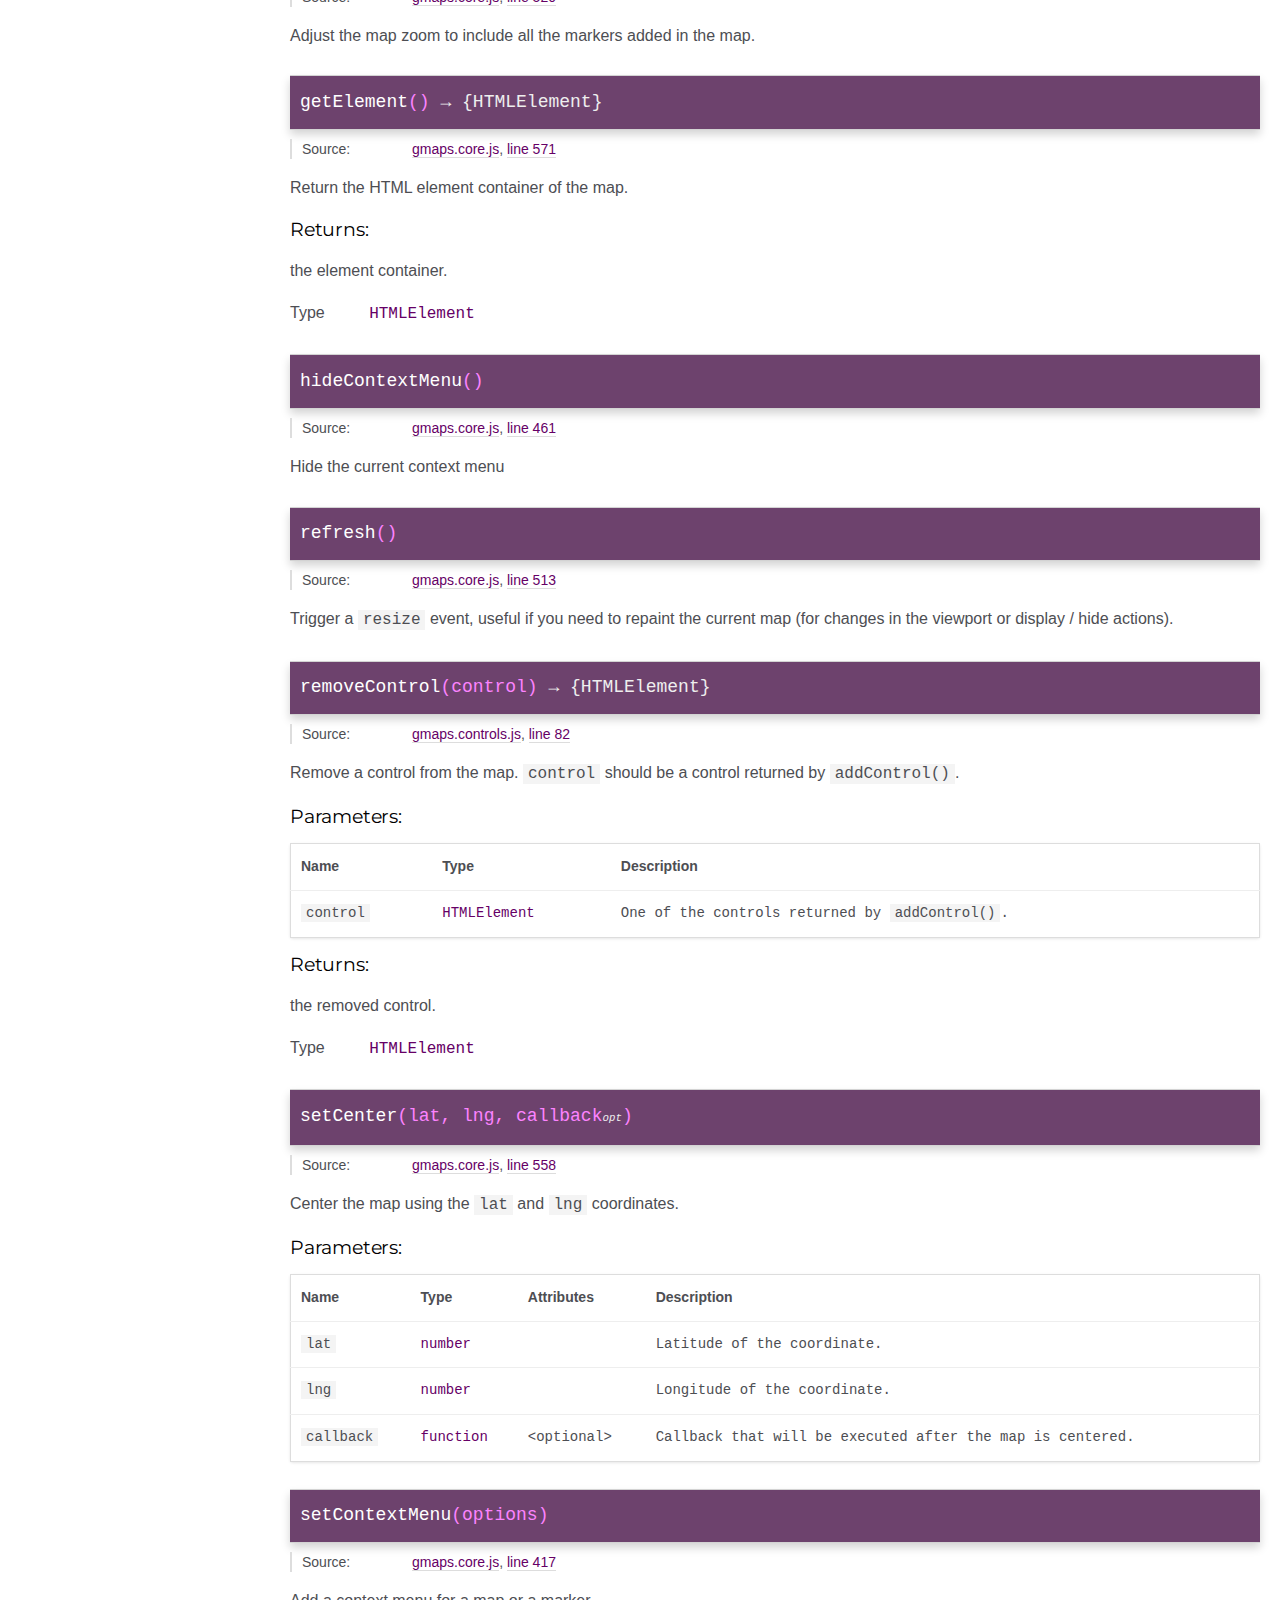
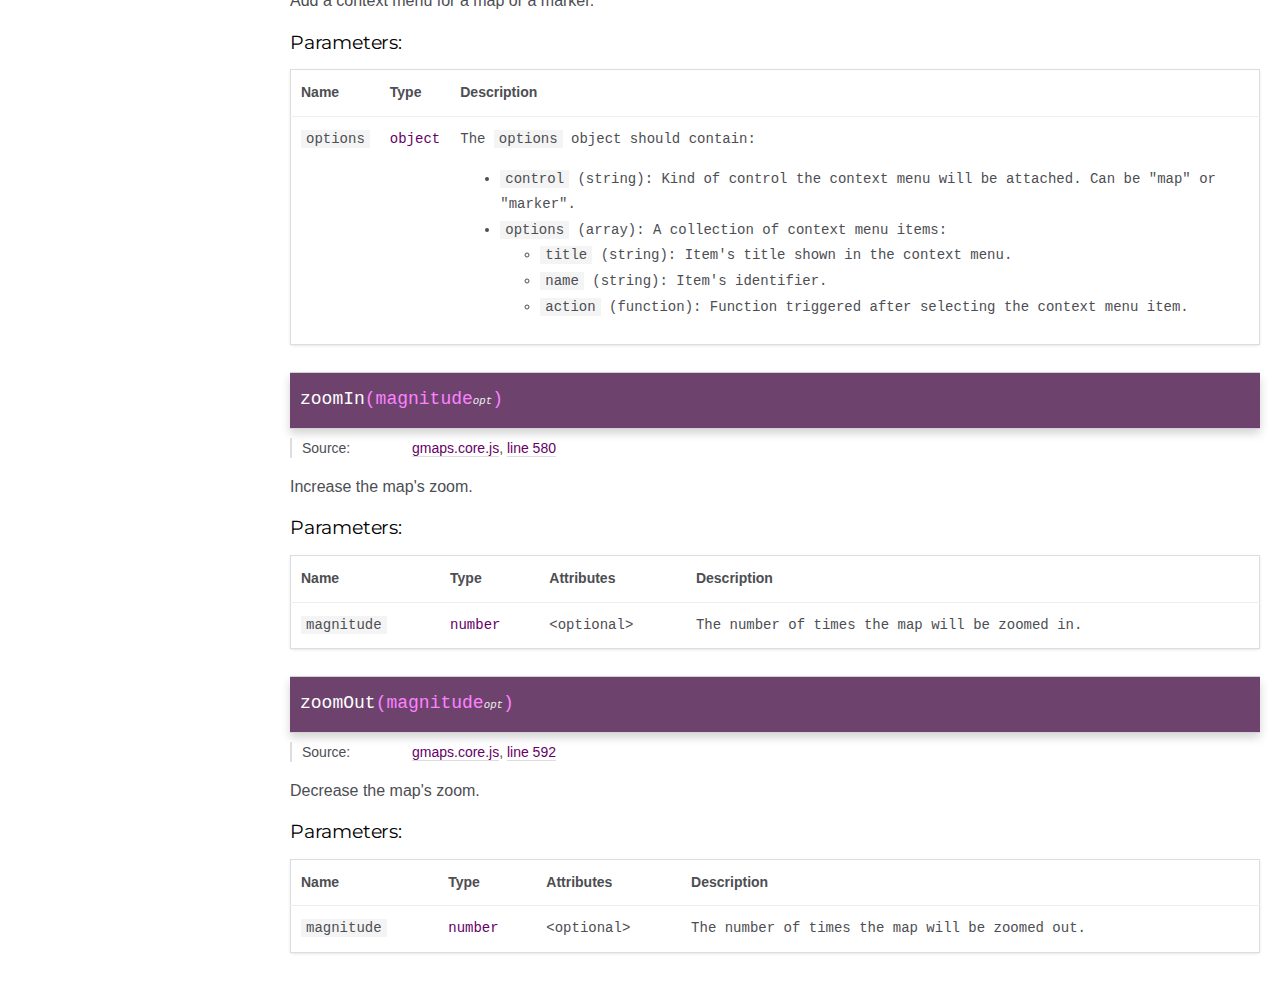
<file: Bootstrap/gmaps-master/docs/GMaps.html>
<!DOCTYPE html>
<html lang="en">
<head>
    <meta charset="utf-8">
    <title>GMaps - Documentation</title>

    <script src="scripts/prettify/prettify.js"></script>
    <script src="scripts/prettify/lang-css.js"></script>
    <!--[if lt IE 9]>
      <script src="//html5shiv.googlecode.com/svn/trunk/html5.js"></script>
    <![endif]-->
    <link type="text/css" rel="stylesheet" href="https://code.ionicframework.com/ionicons/2.0.1/css/ionicons.min.css">
    <link type="text/css" rel="stylesheet" href="styles/prettify.css">
    <link type="text/css" rel="stylesheet" href="styles/jsdoc.css">
</head>
<body>

<input type="checkbox" id="nav-trigger" class="nav-trigger" />
<label for="nav-trigger" class="navicon-button x">
  <div class="navicon"></div>
</label>

<label for="nav-trigger" class="overlay"></label>

<nav>
    <h2><a href="index.html">Home</a></h2><h3>Classes</h3><ul><li><a href="GMaps.html">GMaps</a><ul class='methods'><li data-type='method'><a href="GMaps.html#addControl">addControl</a></li><li data-type='method'><a href="GMaps.html#fitLatLngBounds">fitLatLngBounds</a></li><li data-type='method'><a href="GMaps.html#fitZoom">fitZoom</a></li><li data-type='method'><a href="GMaps.html#getElement">getElement</a></li><li data-type='method'><a href="GMaps.html#hideContextMenu">hideContextMenu</a></li><li data-type='method'><a href="GMaps.html#refresh">refresh</a></li><li data-type='method'><a href="GMaps.html#removeControl">removeControl</a></li><li data-type='method'><a href="GMaps.html#setCenter">setCenter</a></li><li data-type='method'><a href="GMaps.html#setContextMenu">setContextMenu</a></li><li data-type='method'><a href="GMaps.html#zoomIn">zoomIn</a></li><li data-type='method'><a href="GMaps.html#zoomOut">zoomOut</a></li></ul></li></ul>
</nav>

<div id="main">
    
    <h1 class="page-title">GMaps</h1>
    

    




<section>

<header>
    
        <h2>
        GMaps
        </h2>
        
            <div class="class-description"><p>GMaps</p></div>
        
    
</header>

<article>
    <div class="container-overview">
    
        

    
    <h2>Constructor</h2>
    

    <h4 class="name" id="GMaps"><span class="type-signature"></span>new GMaps<span class="signature">(options)</span><span class="type-signature"></span></h4>

    




<dl class="details">

    
    <dt class="tag-source">Source:</dt>
    <dd class="tag-source"><ul class="dummy"><li>
        <a href="gmaps.core.js.html">gmaps.core.js</a>, <a href="gmaps.core.js.html#line152">line 152</a>
    </li></ul></dd>
    

    

    

    

    

    

    

    

    

    

    

    

    

    

    

    
</dl>





<div class="description">
    <p>Creates a new GMaps instance, including a Google Maps map.</p>
</div>











    <h5>Parameters:</h5>
    

<table class="params">
    <thead>
    <tr>
        
        <th>Name</th>
        

        <th>Type</th>

        

        

        <th class="last">Description</th>
    </tr>
    </thead>

    <tbody>
    

        <tr>
            
                <td class="name"><code>options</code></td>
            

            <td class="type">
            
                
<span class="param-type">object</span>


            
            </td>

            

            

            <td class="description last"><p><code>options</code> accepts all the <a href="https://developers.google.com/maps/documentation/javascript/reference#MapOptions">MapOptions</a> and <a href="https://developers.google.com/maps/documentation/javascript/reference#Map">events</a> listed in the Google Maps API. Also accepts:</p>
<ul>
<li><code>lat</code> (number): Latitude of the map's center</li>
<li><code>lng</code> (number): Longitude of the map's center</li>
<li><code>el</code> (string or HTMLElement): container where the map will be rendered</li>
<li><code>markerClusterer</code> (function): A function to create a marker cluster. You can use MarkerClusterer or MarkerClustererPlus.</li>
</ul></td>
        </tr>

    
    </tbody>
</table>
















    
    </div>

    

    

    

     

    

    
        <h3 class="subsection-title">Members</h3>

        
            
<h4 class="name" id="controls"><span class="type-signature"></span>controls<span class="type-signature"> :array</span></h4>





<dl class="details">

    
    <dt class="tag-source">Source:</dt>
    <dd class="tag-source"><ul class="dummy"><li>
        <a href="gmaps.core.js.html">gmaps.core.js</a>, <a href="gmaps.core.js.html#line242">line 242</a>
    </li></ul></dd>
    

    

    

    

    

    

    

    

    

    

    

    

    

    

    

    
</dl>





<div class="description">
    <p>Collection of custom controls in the map UI</p>
</div>



    <h5>Type:</h5>
    <ul>
        <li>
            
<span class="param-type">array</span>


        </li>
    </ul>






        
            
<h4 class="name" id="el"><span class="type-signature"></span>el<span class="type-signature"> :HTMLElement</span></h4>





<dl class="details">

    
    <dt class="tag-source">Source:</dt>
    <dd class="tag-source"><ul class="dummy"><li>
        <a href="gmaps.core.js.html">gmaps.core.js</a>, <a href="gmaps.core.js.html#line222">line 222</a>
    </li></ul></dd>
    

    

    

    

    

    

    

    

    

    

    

    

    

    

    

    
</dl>





<div class="description">
    <p>Container element</p>
</div>



    <h5>Type:</h5>
    <ul>
        <li>
            
<span class="param-type">HTMLElement</span>


        </li>
    </ul>






        
            
<h4 class="name" id="layers"><span class="type-signature"></span>layers<span class="type-signature"> :array</span></h4>





<dl class="details">

    
    <dt class="tag-source">Source:</dt>
    <dd class="tag-source"><ul class="dummy"><li>
        <a href="gmaps.core.js.html">gmaps.core.js</a>, <a href="gmaps.core.js.html#line254">line 254</a>
    </li></ul></dd>
    

    

    

    

    

    

    

    

    

    

    

    

    

    

    

    
</dl>





<div class="description">
    <p>Collection of KML/GeoRSS and FusionTable layers</p>
</div>



    <h5>Type:</h5>
    <ul>
        <li>
            
<span class="param-type">array</span>


        </li>
    </ul>






        
            
<h4 class="name" id="map"><span class="type-signature"></span>map<span class="type-signature"> :google.maps.Map</span></h4>





<dl class="details">

    
    <dt class="tag-source">Source:</dt>
    <dd class="tag-source"><ul class="dummy"><li>
        <a href="gmaps.core.js.html">gmaps.core.js</a>, <a href="gmaps.core.js.html#line323">line 323</a>
    </li></ul></dd>
    

    

    

    

    

    

    

    

    

    

    

    

    

    

    

    
</dl>





<div class="description">
    <p>Google Maps map instance</p>
</div>



    <h5>Type:</h5>
    <ul>
        <li>
            
<span class="param-type">google.maps.Map</span>


        </li>
    </ul>






        
            
<h4 class="name" id="markerClusterer"><span class="type-signature"></span>markerClusterer<span class="type-signature"> :object</span></h4>





<dl class="details">

    
    <dt class="tag-source">Source:</dt>
    <dd class="tag-source"><ul class="dummy"><li>
        <a href="gmaps.core.js.html">gmaps.core.js</a>, <a href="gmaps.core.js.html#line331">line 331</a>
    </li></ul></dd>
    

    

    

    

    

    

    

    

    

    

    

    

    

    

    

    
</dl>





<div class="description">
    <p>Marker Clusterer instance</p>
</div>



    <h5>Type:</h5>
    <ul>
        <li>
            
<span class="param-type">object</span>


        </li>
    </ul>






        
            
<h4 class="name" id="markers"><span class="type-signature"></span>markers<span class="type-signature"> :array</span></h4>





<dl class="details">

    
    <dt class="tag-source">Source:</dt>
    <dd class="tag-source"><ul class="dummy"><li>
        <a href="gmaps.core.js.html">gmaps.core.js</a>, <a href="gmaps.core.js.html#line266">line 266</a>
    </li></ul></dd>
    

    

    

    

    

    

    

    

    

    

    

    

    

    

    

    
</dl>





<div class="description">
    <p>Collection of map's markers</p>
</div>



    <h5>Type:</h5>
    <ul>
        <li>
            
<span class="param-type">array</span>


        </li>
    </ul>






        
            
<h4 class="name" id="overlays"><span class="type-signature"></span>overlays<span class="type-signature"> :array</span></h4>





<dl class="details">

    
    <dt class="tag-source">Source:</dt>
    <dd class="tag-source"><ul class="dummy"><li>
        <a href="gmaps.core.js.html">gmaps.core.js</a>, <a href="gmaps.core.js.html#line248">line 248</a>
    </li></ul></dd>
    

    

    

    

    

    

    

    

    

    

    

    

    

    

    

    
</dl>





<div class="description">
    <p>Collection of map's overlays</p>
</div>



    <h5>Type:</h5>
    <ul>
        <li>
            
<span class="param-type">array</span>


        </li>
    </ul>






        
            
<h4 class="name" id="polygons"><span class="type-signature"></span>polygons<span class="type-signature"> :array</span></h4>





<dl class="details">

    
    <dt class="tag-source">Source:</dt>
    <dd class="tag-source"><ul class="dummy"><li>
        <a href="gmaps.core.js.html">gmaps.core.js</a>, <a href="gmaps.core.js.html#line284">line 284</a>
    </li></ul></dd>
    

    

    

    

    

    

    

    

    

    

    

    

    

    

    

    
</dl>





<div class="description">
    <p>Collection of map's polygons</p>
</div>



    <h5>Type:</h5>
    <ul>
        <li>
            
<span class="param-type">array</span>


        </li>
    </ul>






        
            
<h4 class="name" id="polylines"><span class="type-signature"></span>polylines<span class="type-signature"> :array</span></h4>





<dl class="details">

    
    <dt class="tag-source">Source:</dt>
    <dd class="tag-source"><ul class="dummy"><li>
        <a href="gmaps.core.js.html">gmaps.core.js</a>, <a href="gmaps.core.js.html#line272">line 272</a>
    </li></ul></dd>
    

    

    

    

    

    

    

    

    

    

    

    

    

    

    

    
</dl>





<div class="description">
    <p>Collection of map's lines</p>
</div>



    <h5>Type:</h5>
    <ul>
        <li>
            
<span class="param-type">array</span>


        </li>
    </ul>






        
            
<h4 class="name" id="routes"><span class="type-signature"></span>routes<span class="type-signature"> :array</span></h4>





<dl class="details">

    
    <dt class="tag-source">Source:</dt>
    <dd class="tag-source"><ul class="dummy"><li>
        <a href="gmaps.core.js.html">gmaps.core.js</a>, <a href="gmaps.core.js.html#line278">line 278</a>
    </li></ul></dd>
    

    

    

    

    

    

    

    

    

    

    

    

    

    

    

    
</dl>





<div class="description">
    <p>Collection of map's routes requested by GMaps#getRoutes, GMaps#renderRoute, GMaps#drawRoute, GMaps#travelRoute or GMaps#drawSteppedRoute</p>
</div>



    <h5>Type:</h5>
    <ul>
        <li>
            
<span class="param-type">array</span>


        </li>
    </ul>






        
            
<h4 class="name" id="singleLayers"><span class="type-signature"></span>singleLayers<span class="type-signature"> :object</span></h4>





<dl class="details">

    
    <dt class="tag-source">Source:</dt>
    <dd class="tag-source"><ul class="dummy"><li>
        <a href="gmaps.core.js.html">gmaps.core.js</a>, <a href="gmaps.core.js.html#line260">line 260</a>
    </li></ul></dd>
    

    

    

    

    

    

    

    

    

    

    

    

    

    

    

    
</dl>





<div class="description">
    <p>Collection of data layers (See GMaps#addLayer)</p>
</div>



    <h5>Type:</h5>
    <ul>
        <li>
            
<span class="param-type">object</span>


        </li>
    </ul>






        
            
<h4 class="name" id="zoom"><span class="type-signature"></span>zoom<span class="type-signature"> :number</span></h4>





<dl class="details">

    
    <dt class="tag-source">Source:</dt>
    <dd class="tag-source"><ul class="dummy"><li>
        <a href="gmaps.core.js.html">gmaps.core.js</a>, <a href="gmaps.core.js.html#line292">line 292</a>
    </li></ul></dd>
    

    

    

    

    

    

    

    

    

    

    

    

    

    

    

    
</dl>





<div class="description">
    <p>Current map's zoom</p>
</div>



    <h5>Type:</h5>
    <ul>
        <li>
            
<span class="param-type">number</span>


        </li>
    </ul>






        
    

    
        <h3 class="subsection-title">Methods</h3>

        
            

    

    <h4 class="name" id="addControl"><span class="type-signature"></span>addControl<span class="signature">(options)</span><span class="type-signature"> &rarr; {HTMLElement}</span></h4>

    




<dl class="details">

    
    <dt class="tag-source">Source:</dt>
    <dd class="tag-source"><ul class="dummy"><li>
        <a href="gmaps.controls.js.html">gmaps.controls.js</a>, <a href="gmaps.controls.js.html#line67">line 67</a>
    </li></ul></dd>
    

    

    

    

    

    

    

    

    

    

    

    

    

    

    

    
</dl>





<div class="description">
    <p>Add a custom control to the map UI.</p>
</div>











    <h5>Parameters:</h5>
    

<table class="params">
    <thead>
    <tr>
        
        <th>Name</th>
        

        <th>Type</th>

        

        

        <th class="last">Description</th>
    </tr>
    </thead>

    <tbody>
    

        <tr>
            
                <td class="name"><code>options</code></td>
            

            <td class="type">
            
                
<span class="param-type">object</span>


            
            </td>

            

            

            <td class="description last"><p>The <code>options</code> object should contain:</p>
<ul>
<li><code>style</code> (object): The keys and values of this object should be valid CSS properties and values.</li>
<li><code>id</code> (string): The HTML id for the custom control.</li>
<li><code>classes</code> (string): A string containing all the HTML classes for the custom control.</li>
<li><code>content</code> (string or HTML element): The content of the custom control.</li>
<li><code>position</code> (string): Any valid <a href="https://developers.google.com/maps/documentation/javascript/controls#ControlPositioning"><code>google.maps.ControlPosition</code></a> value, in lower or upper case.</li>
<li><code>events</code> (object): The keys of this object should be valid DOM events. The values should be functions.</li>
<li><code>disableDefaultStyles</code> (boolean): If false, removes the default styles for the controls like font (family and size), and box shadow.</li>
</ul></td>
        </tr>

    
    </tbody>
</table>














<h5>Returns:</h5>

        


<dl class="param-type">
    <dt>
        Type
    </dt>
    <dd>
        
<span class="param-type">HTMLElement</span>


    </dd>
</dl>

    


        
            

    

    <h4 class="name" id="fitLatLngBounds"><span class="type-signature"></span>fitLatLngBounds<span class="signature">(latLngs)</span><span class="type-signature"></span></h4>

    




<dl class="details">

    
    <dt class="tag-source">Source:</dt>
    <dd class="tag-source"><ul class="dummy"><li>
        <a href="gmaps.core.js.html">gmaps.core.js</a>, <a href="gmaps.core.js.html#line539">line 539</a>
    </li></ul></dd>
    

    

    

    

    

    

    

    

    

    

    

    

    

    

    

    
</dl>





<div class="description">
    <p>Adjust the map zoom to include all the coordinates in the <code>latLngs</code> array.</p>
</div>











    <h5>Parameters:</h5>
    

<table class="params">
    <thead>
    <tr>
        
        <th>Name</th>
        

        <th>Type</th>

        

        

        <th class="last">Description</th>
    </tr>
    </thead>

    <tbody>
    

        <tr>
            
                <td class="name"><code>latLngs</code></td>
            

            <td class="type">
            
                
<span class="param-type">array</span>


            
            </td>

            

            

            <td class="description last"><p>Collection of <code>google.maps.LatLng</code> objects.</p></td>
        </tr>

    
    </tbody>
</table>
















        
            

    

    <h4 class="name" id="fitZoom"><span class="type-signature"></span>fitZoom<span class="signature">()</span><span class="type-signature"></span></h4>

    




<dl class="details">

    
    <dt class="tag-source">Source:</dt>
    <dd class="tag-source"><ul class="dummy"><li>
        <a href="gmaps.core.js.html">gmaps.core.js</a>, <a href="gmaps.core.js.html#line520">line 520</a>
    </li></ul></dd>
    

    

    

    

    

    

    

    

    

    

    

    

    

    

    

    
</dl>





<div class="description">
    <p>Adjust the map zoom to include all the markers added in the map.</p>
</div>

























        
            

    

    <h4 class="name" id="getElement"><span class="type-signature"></span>getElement<span class="signature">()</span><span class="type-signature"> &rarr; {HTMLElement}</span></h4>

    




<dl class="details">

    
    <dt class="tag-source">Source:</dt>
    <dd class="tag-source"><ul class="dummy"><li>
        <a href="gmaps.core.js.html">gmaps.core.js</a>, <a href="gmaps.core.js.html#line571">line 571</a>
    </li></ul></dd>
    

    

    

    

    

    

    

    

    

    

    

    

    

    

    

    
</dl>





<div class="description">
    <p>Return the HTML element container of the map.</p>
</div>























<h5>Returns:</h5>

        
<div class="param-desc">
    <p>the element container.</p>
</div>



<dl class="param-type">
    <dt>
        Type
    </dt>
    <dd>
        
<span class="param-type">HTMLElement</span>


    </dd>
</dl>

    


        
            

    

    <h4 class="name" id="hideContextMenu"><span class="type-signature"></span>hideContextMenu<span class="signature">()</span><span class="type-signature"></span></h4>

    




<dl class="details">

    
    <dt class="tag-source">Source:</dt>
    <dd class="tag-source"><ul class="dummy"><li>
        <a href="gmaps.core.js.html">gmaps.core.js</a>, <a href="gmaps.core.js.html#line461">line 461</a>
    </li></ul></dd>
    

    

    

    

    

    

    

    

    

    

    

    

    

    

    

    
</dl>





<div class="description">
    <p>Hide the current context menu</p>
</div>

























        
            

    

    <h4 class="name" id="refresh"><span class="type-signature"></span>refresh<span class="signature">()</span><span class="type-signature"></span></h4>

    




<dl class="details">

    
    <dt class="tag-source">Source:</dt>
    <dd class="tag-source"><ul class="dummy"><li>
        <a href="gmaps.core.js.html">gmaps.core.js</a>, <a href="gmaps.core.js.html#line513">line 513</a>
    </li></ul></dd>
    

    

    

    

    

    

    

    

    

    

    

    

    

    

    

    
</dl>





<div class="description">
    <p>Trigger a <code>resize</code> event, useful if you need to repaint the current map (for changes in the viewport or display / hide actions).</p>
</div>

























        
            

    

    <h4 class="name" id="removeControl"><span class="type-signature"></span>removeControl<span class="signature">(control)</span><span class="type-signature"> &rarr; {HTMLElement}</span></h4>

    




<dl class="details">

    
    <dt class="tag-source">Source:</dt>
    <dd class="tag-source"><ul class="dummy"><li>
        <a href="gmaps.controls.js.html">gmaps.controls.js</a>, <a href="gmaps.controls.js.html#line82">line 82</a>
    </li></ul></dd>
    

    

    

    

    

    

    

    

    

    

    

    

    

    

    

    
</dl>





<div class="description">
    <p>Remove a control from the map. <code>control</code> should be a control returned by <code>addControl()</code>.</p>
</div>











    <h5>Parameters:</h5>
    

<table class="params">
    <thead>
    <tr>
        
        <th>Name</th>
        

        <th>Type</th>

        

        

        <th class="last">Description</th>
    </tr>
    </thead>

    <tbody>
    

        <tr>
            
                <td class="name"><code>control</code></td>
            

            <td class="type">
            
                
<span class="param-type">HTMLElement</span>


            
            </td>

            

            

            <td class="description last"><p>One of the controls returned by <code>addControl()</code>.</p></td>
        </tr>

    
    </tbody>
</table>














<h5>Returns:</h5>

        
<div class="param-desc">
    <p>the removed control.</p>
</div>



<dl class="param-type">
    <dt>
        Type
    </dt>
    <dd>
        
<span class="param-type">HTMLElement</span>


    </dd>
</dl>

    


        
            

    

    <h4 class="name" id="setCenter"><span class="type-signature"></span>setCenter<span class="signature">(lat, lng, callback<span class="signature-attributes">opt</span>)</span><span class="type-signature"></span></h4>

    




<dl class="details">

    
    <dt class="tag-source">Source:</dt>
    <dd class="tag-source"><ul class="dummy"><li>
        <a href="gmaps.core.js.html">gmaps.core.js</a>, <a href="gmaps.core.js.html#line558">line 558</a>
    </li></ul></dd>
    

    

    

    

    

    

    

    

    

    

    

    

    

    

    

    
</dl>





<div class="description">
    <p>Center the map using the <code>lat</code> and <code>lng</code> coordinates.</p>
</div>











    <h5>Parameters:</h5>
    

<table class="params">
    <thead>
    <tr>
        
        <th>Name</th>
        

        <th>Type</th>

        
        <th>Attributes</th>
        

        

        <th class="last">Description</th>
    </tr>
    </thead>

    <tbody>
    

        <tr>
            
                <td class="name"><code>lat</code></td>
            

            <td class="type">
            
                
<span class="param-type">number</span>


            
            </td>

            
                <td class="attributes">
                

                

                
                </td>
            

            

            <td class="description last"><p>Latitude of the coordinate.</p></td>
        </tr>

    

        <tr>
            
                <td class="name"><code>lng</code></td>
            

            <td class="type">
            
                
<span class="param-type">number</span>


            
            </td>

            
                <td class="attributes">
                

                

                
                </td>
            

            

            <td class="description last"><p>Longitude of the coordinate.</p></td>
        </tr>

    

        <tr>
            
                <td class="name"><code>callback</code></td>
            

            <td class="type">
            
                
<span class="param-type">function</span>


            
            </td>

            
                <td class="attributes">
                
                    &lt;optional><br>
                

                

                
                </td>
            

            

            <td class="description last"><p>Callback that will be executed after the map is centered.</p></td>
        </tr>

    
    </tbody>
</table>
















        
            

    

    <h4 class="name" id="setContextMenu"><span class="type-signature"></span>setContextMenu<span class="signature">(options)</span><span class="type-signature"></span></h4>

    




<dl class="details">

    
    <dt class="tag-source">Source:</dt>
    <dd class="tag-source"><ul class="dummy"><li>
        <a href="gmaps.core.js.html">gmaps.core.js</a>, <a href="gmaps.core.js.html#line417">line 417</a>
    </li></ul></dd>
    

    

    

    

    

    

    

    

    

    

    

    

    

    

    

    
</dl>





<div class="description">
    <p>Add a context menu for a map or a marker.</p>
</div>











    <h5>Parameters:</h5>
    

<table class="params">
    <thead>
    <tr>
        
        <th>Name</th>
        

        <th>Type</th>

        

        

        <th class="last">Description</th>
    </tr>
    </thead>

    <tbody>
    

        <tr>
            
                <td class="name"><code>options</code></td>
            

            <td class="type">
            
                
<span class="param-type">object</span>


            
            </td>

            

            

            <td class="description last"><p>The <code>options</code> object should contain:</p>
<ul>
<li><code>control</code> (string): Kind of control the context menu will be attached. Can be &quot;map&quot; or &quot;marker&quot;.</li>
<li><code>options</code> (array): A collection of context menu items:<ul>
<li><code>title</code> (string): Item's title shown in the context menu.</li>
<li><code>name</code> (string): Item's identifier.</li>
<li><code>action</code> (function): Function triggered after selecting the context menu item.</li>
</ul>
</li>
</ul></td>
        </tr>

    
    </tbody>
</table>
















        
            

    

    <h4 class="name" id="zoomIn"><span class="type-signature"></span>zoomIn<span class="signature">(magnitude<span class="signature-attributes">opt</span>)</span><span class="type-signature"></span></h4>

    




<dl class="details">

    
    <dt class="tag-source">Source:</dt>
    <dd class="tag-source"><ul class="dummy"><li>
        <a href="gmaps.core.js.html">gmaps.core.js</a>, <a href="gmaps.core.js.html#line580">line 580</a>
    </li></ul></dd>
    

    

    

    

    

    

    

    

    

    

    

    

    

    

    

    
</dl>





<div class="description">
    <p>Increase the map's zoom.</p>
</div>











    <h5>Parameters:</h5>
    

<table class="params">
    <thead>
    <tr>
        
        <th>Name</th>
        

        <th>Type</th>

        
        <th>Attributes</th>
        

        

        <th class="last">Description</th>
    </tr>
    </thead>

    <tbody>
    

        <tr>
            
                <td class="name"><code>magnitude</code></td>
            

            <td class="type">
            
                
<span class="param-type">number</span>


            
            </td>

            
                <td class="attributes">
                
                    &lt;optional><br>
                

                

                
                </td>
            

            

            <td class="description last"><p>The number of times the map will be zoomed in.</p></td>
        </tr>

    
    </tbody>
</table>
















        
            

    

    <h4 class="name" id="zoomOut"><span class="type-signature"></span>zoomOut<span class="signature">(magnitude<span class="signature-attributes">opt</span>)</span><span class="type-signature"></span></h4>

    




<dl class="details">

    
    <dt class="tag-source">Source:</dt>
    <dd class="tag-source"><ul class="dummy"><li>
        <a href="gmaps.core.js.html">gmaps.core.js</a>, <a href="gmaps.core.js.html#line592">line 592</a>
    </li></ul></dd>
    

    

    

    

    

    

    

    

    

    

    

    

    

    

    

    
</dl>





<div class="description">
    <p>Decrease the map's zoom.</p>
</div>











    <h5>Parameters:</h5>
    

<table class="params">
    <thead>
    <tr>
        
        <th>Name</th>
        

        <th>Type</th>

        
        <th>Attributes</th>
        

        

        <th class="last">Description</th>
    </tr>
    </thead>

    <tbody>
    

        <tr>
            
                <td class="name"><code>magnitude</code></td>
            

            <td class="type">
            
                
<span class="param-type">number</span>


            
            </td>

            
                <td class="attributes">
                
                    &lt;optional><br>
                

                

                
                </td>
            

            

            <td class="description last"><p>The number of times the map will be zoomed out.</p></td>
        </tr>

    
    </tbody>
</table>
















        
    

    

    
</article>

</section>




</div>

<br class="clear">

<footer>
    Documentation generated by <a href="https://github.com/jsdoc3/jsdoc">JSDoc 3.4.0</a> on Sun Apr 03 2016 18:36:23 GMT-0400 (EDT) using the Minami theme.
</footer>

<script>prettyPrint();</script>
<script src="scripts/linenumber.js"></script>
</body>
</html>
</file>
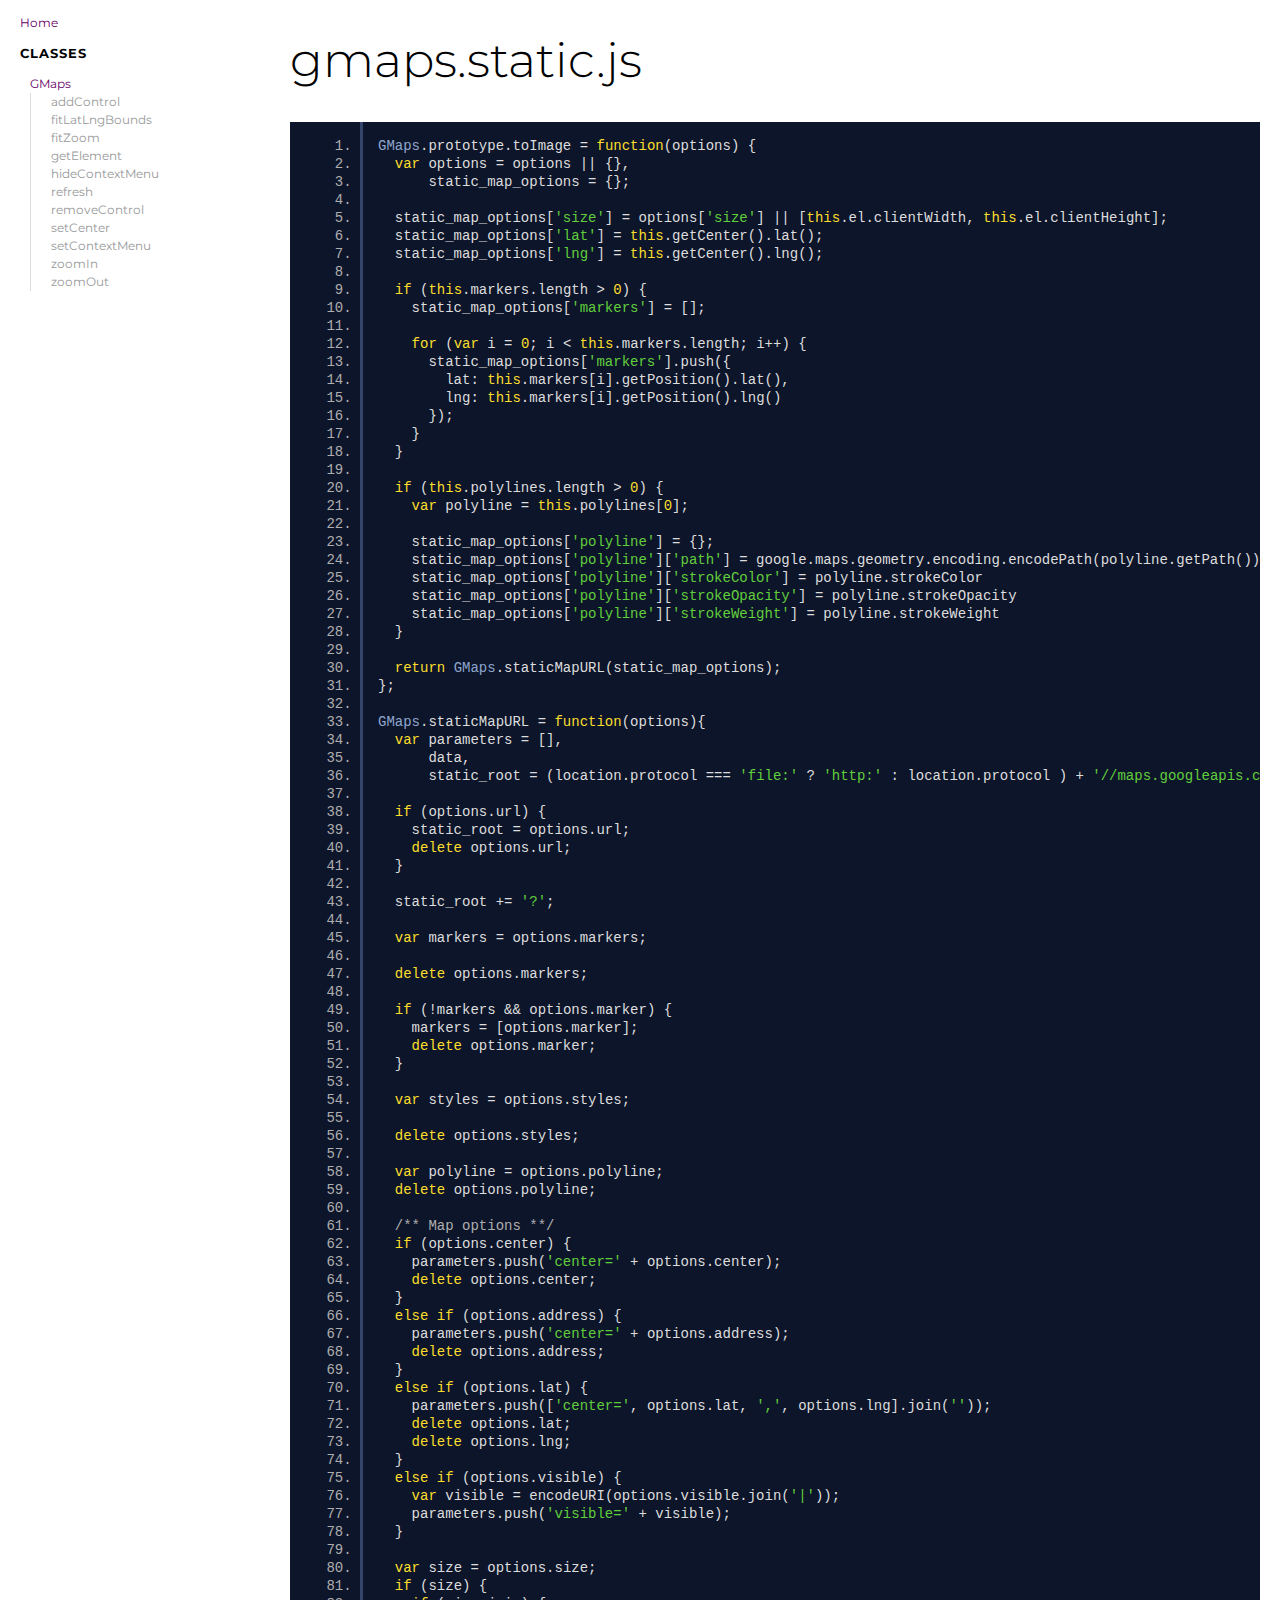
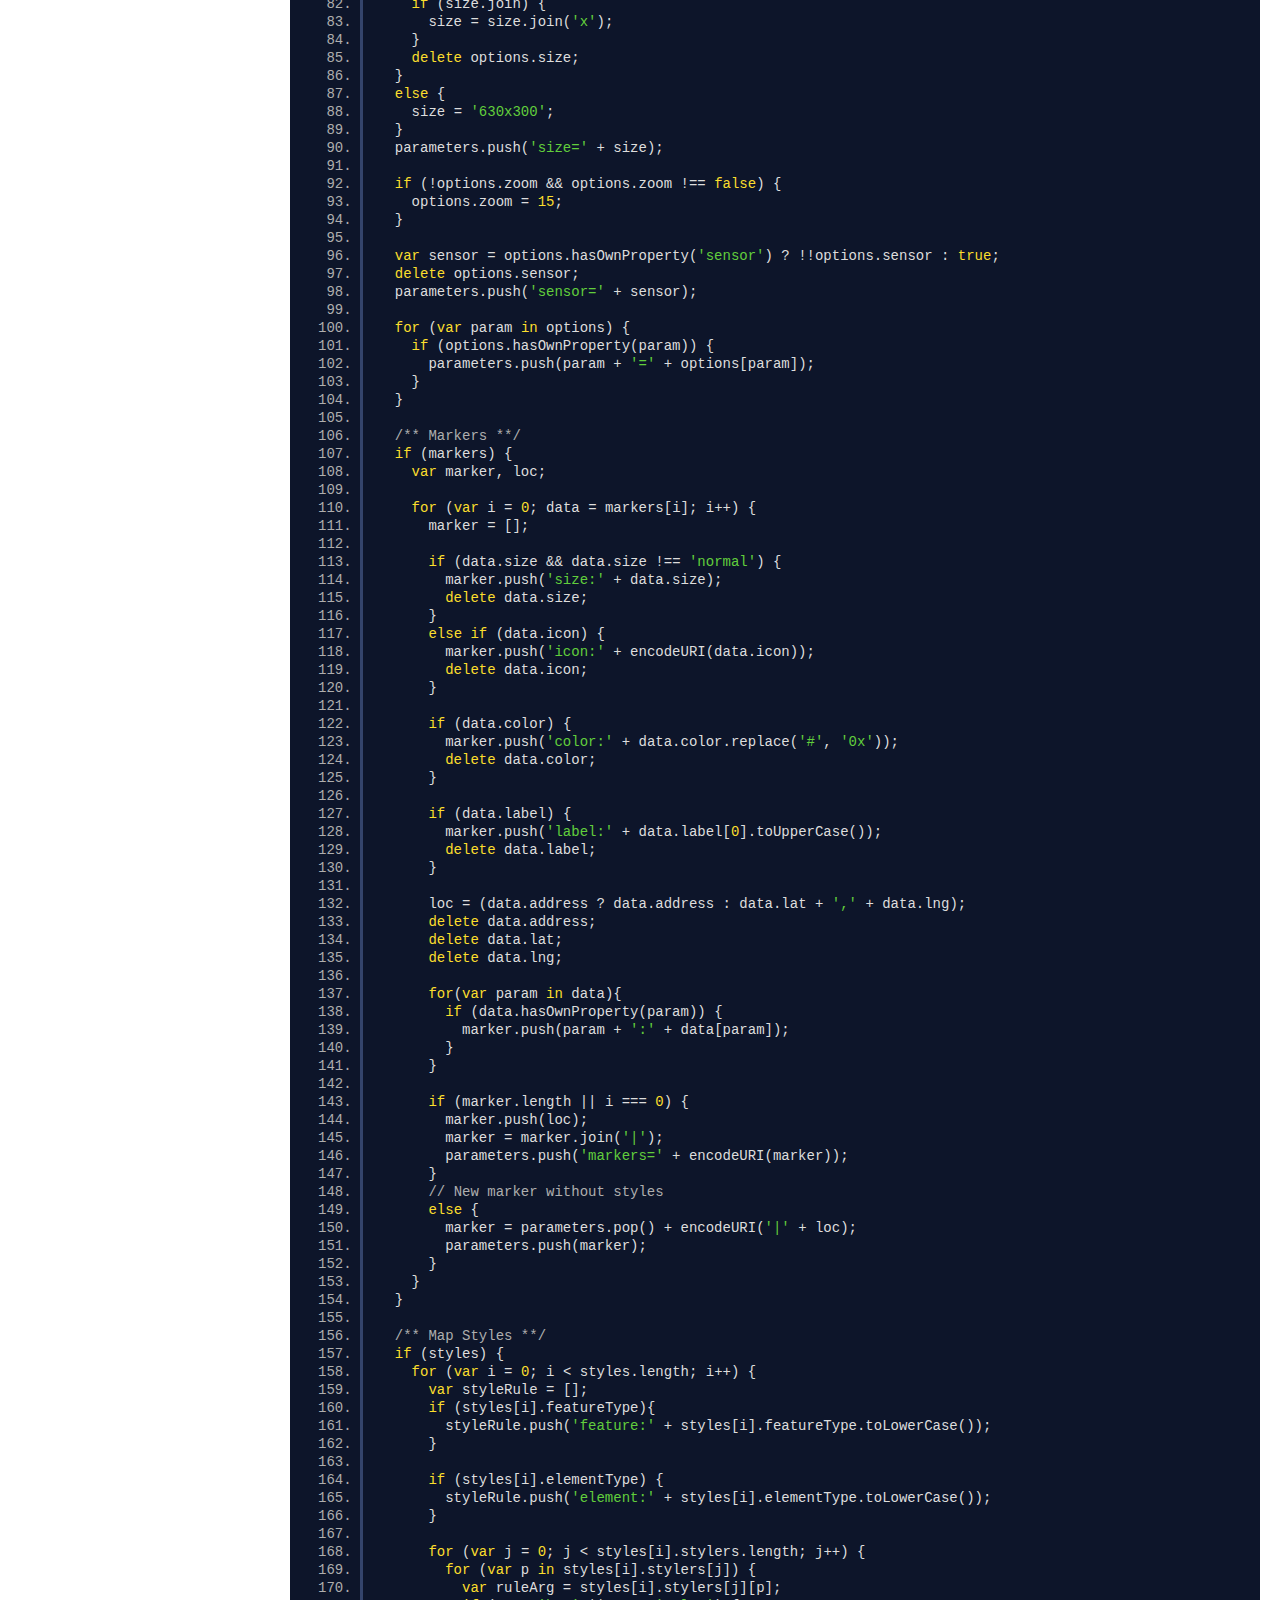
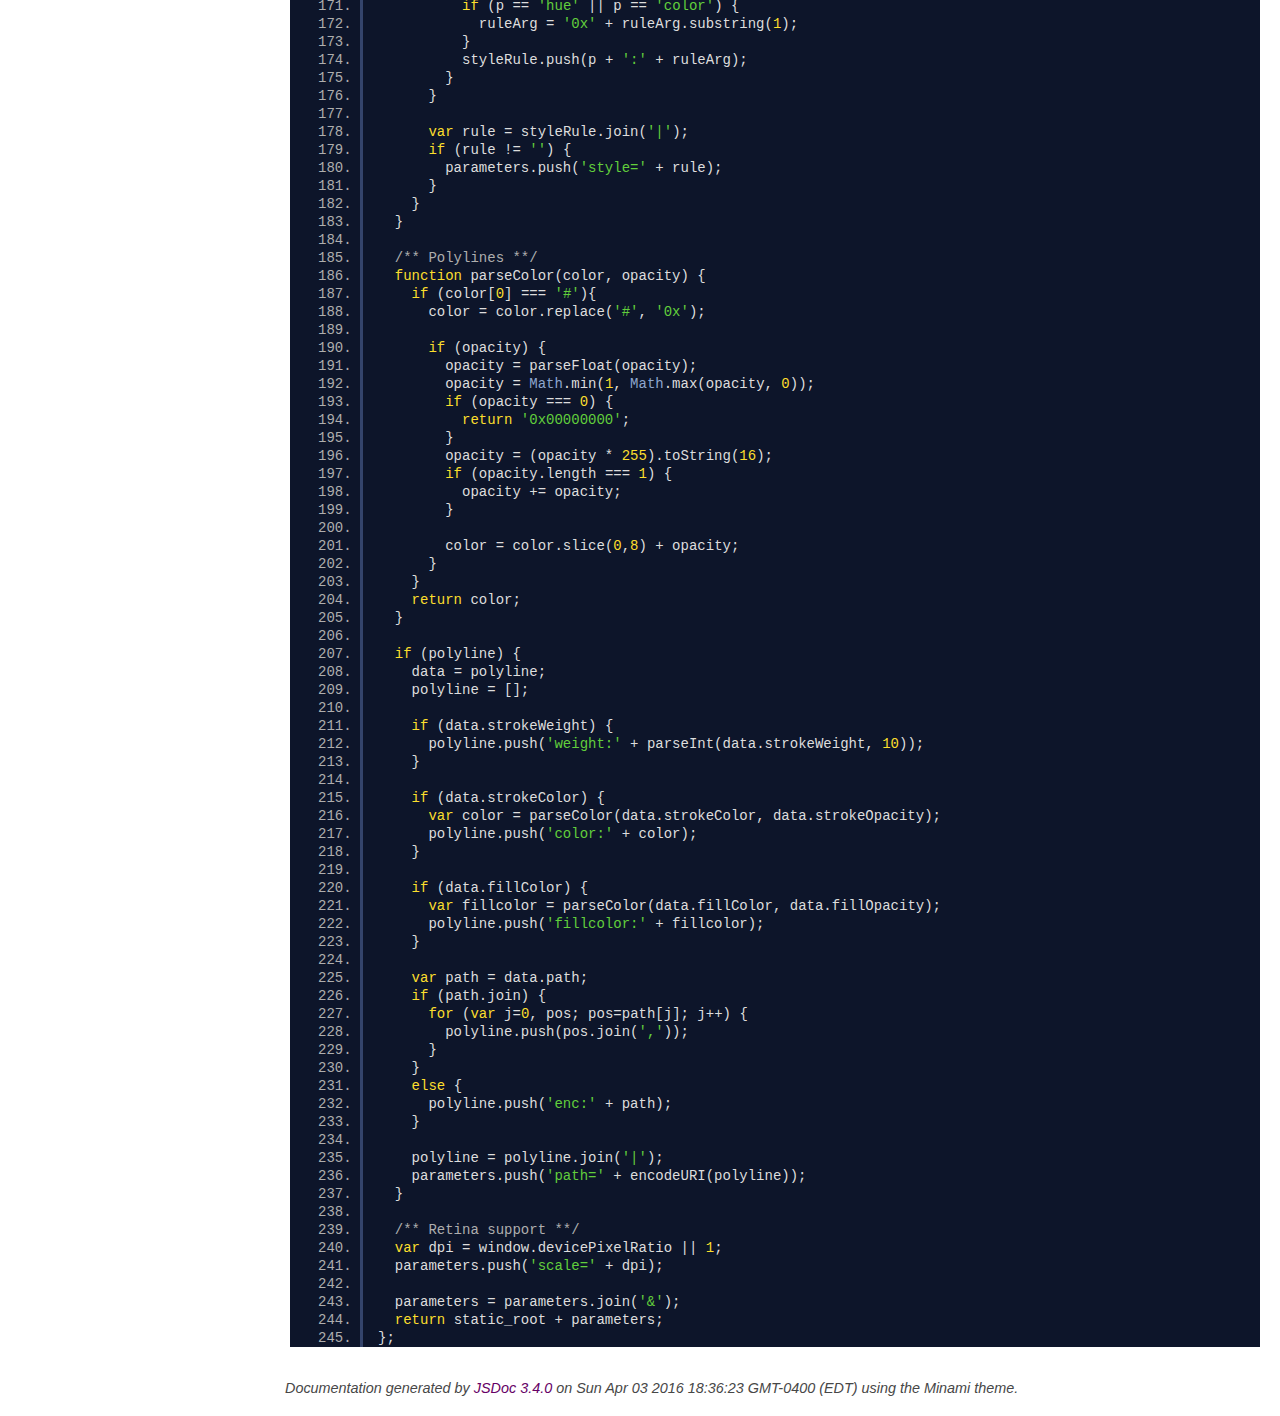
<file: Bootstrap/gmaps-master/docs/gmaps.static.js.html>
<!DOCTYPE html>
<html lang="en">
<head>
    <meta charset="utf-8">
    <title>gmaps.static.js - Documentation</title>

    <script src="scripts/prettify/prettify.js"></script>
    <script src="scripts/prettify/lang-css.js"></script>
    <!--[if lt IE 9]>
      <script src="//html5shiv.googlecode.com/svn/trunk/html5.js"></script>
    <![endif]-->
    <link type="text/css" rel="stylesheet" href="https://code.ionicframework.com/ionicons/2.0.1/css/ionicons.min.css">
    <link type="text/css" rel="stylesheet" href="styles/prettify.css">
    <link type="text/css" rel="stylesheet" href="styles/jsdoc.css">
</head>
<body>

<input type="checkbox" id="nav-trigger" class="nav-trigger" />
<label for="nav-trigger" class="navicon-button x">
  <div class="navicon"></div>
</label>

<label for="nav-trigger" class="overlay"></label>

<nav>
    <h2><a href="index.html">Home</a></h2><h3>Classes</h3><ul><li><a href="GMaps.html">GMaps</a><ul class='methods'><li data-type='method'><a href="GMaps.html#addControl">addControl</a></li><li data-type='method'><a href="GMaps.html#fitLatLngBounds">fitLatLngBounds</a></li><li data-type='method'><a href="GMaps.html#fitZoom">fitZoom</a></li><li data-type='method'><a href="GMaps.html#getElement">getElement</a></li><li data-type='method'><a href="GMaps.html#hideContextMenu">hideContextMenu</a></li><li data-type='method'><a href="GMaps.html#refresh">refresh</a></li><li data-type='method'><a href="GMaps.html#removeControl">removeControl</a></li><li data-type='method'><a href="GMaps.html#setCenter">setCenter</a></li><li data-type='method'><a href="GMaps.html#setContextMenu">setContextMenu</a></li><li data-type='method'><a href="GMaps.html#zoomIn">zoomIn</a></li><li data-type='method'><a href="GMaps.html#zoomOut">zoomOut</a></li></ul></li></ul>
</nav>

<div id="main">
    
    <h1 class="page-title">gmaps.static.js</h1>
    

    



    
    <section>
        <article>
            <pre class="prettyprint source linenums"><code>GMaps.prototype.toImage = function(options) {
  var options = options || {},
      static_map_options = {};

  static_map_options['size'] = options['size'] || [this.el.clientWidth, this.el.clientHeight];
  static_map_options['lat'] = this.getCenter().lat();
  static_map_options['lng'] = this.getCenter().lng();

  if (this.markers.length > 0) {
    static_map_options['markers'] = [];
    
    for (var i = 0; i &lt; this.markers.length; i++) {
      static_map_options['markers'].push({
        lat: this.markers[i].getPosition().lat(),
        lng: this.markers[i].getPosition().lng()
      });
    }
  }

  if (this.polylines.length > 0) {
    var polyline = this.polylines[0];
    
    static_map_options['polyline'] = {};
    static_map_options['polyline']['path'] = google.maps.geometry.encoding.encodePath(polyline.getPath());
    static_map_options['polyline']['strokeColor'] = polyline.strokeColor
    static_map_options['polyline']['strokeOpacity'] = polyline.strokeOpacity
    static_map_options['polyline']['strokeWeight'] = polyline.strokeWeight
  }

  return GMaps.staticMapURL(static_map_options);
};

GMaps.staticMapURL = function(options){
  var parameters = [],
      data,
      static_root = (location.protocol === 'file:' ? 'http:' : location.protocol ) + '//maps.googleapis.com/maps/api/staticmap';

  if (options.url) {
    static_root = options.url;
    delete options.url;
  }

  static_root += '?';

  var markers = options.markers;
  
  delete options.markers;

  if (!markers &amp;&amp; options.marker) {
    markers = [options.marker];
    delete options.marker;
  }

  var styles = options.styles;

  delete options.styles;

  var polyline = options.polyline;
  delete options.polyline;

  /** Map options **/
  if (options.center) {
    parameters.push('center=' + options.center);
    delete options.center;
  }
  else if (options.address) {
    parameters.push('center=' + options.address);
    delete options.address;
  }
  else if (options.lat) {
    parameters.push(['center=', options.lat, ',', options.lng].join(''));
    delete options.lat;
    delete options.lng;
  }
  else if (options.visible) {
    var visible = encodeURI(options.visible.join('|'));
    parameters.push('visible=' + visible);
  }

  var size = options.size;
  if (size) {
    if (size.join) {
      size = size.join('x');
    }
    delete options.size;
  }
  else {
    size = '630x300';
  }
  parameters.push('size=' + size);

  if (!options.zoom &amp;&amp; options.zoom !== false) {
    options.zoom = 15;
  }

  var sensor = options.hasOwnProperty('sensor') ? !!options.sensor : true;
  delete options.sensor;
  parameters.push('sensor=' + sensor);

  for (var param in options) {
    if (options.hasOwnProperty(param)) {
      parameters.push(param + '=' + options[param]);
    }
  }

  /** Markers **/
  if (markers) {
    var marker, loc;

    for (var i = 0; data = markers[i]; i++) {
      marker = [];

      if (data.size &amp;&amp; data.size !== 'normal') {
        marker.push('size:' + data.size);
        delete data.size;
      }
      else if (data.icon) {
        marker.push('icon:' + encodeURI(data.icon));
        delete data.icon;
      }

      if (data.color) {
        marker.push('color:' + data.color.replace('#', '0x'));
        delete data.color;
      }

      if (data.label) {
        marker.push('label:' + data.label[0].toUpperCase());
        delete data.label;
      }

      loc = (data.address ? data.address : data.lat + ',' + data.lng);
      delete data.address;
      delete data.lat;
      delete data.lng;

      for(var param in data){
        if (data.hasOwnProperty(param)) {
          marker.push(param + ':' + data[param]);
        }
      }

      if (marker.length || i === 0) {
        marker.push(loc);
        marker = marker.join('|');
        parameters.push('markers=' + encodeURI(marker));
      }
      // New marker without styles
      else {
        marker = parameters.pop() + encodeURI('|' + loc);
        parameters.push(marker);
      }
    }
  }

  /** Map Styles **/
  if (styles) {
    for (var i = 0; i &lt; styles.length; i++) {
      var styleRule = [];
      if (styles[i].featureType){
        styleRule.push('feature:' + styles[i].featureType.toLowerCase());
      }

      if (styles[i].elementType) {
        styleRule.push('element:' + styles[i].elementType.toLowerCase());
      }

      for (var j = 0; j &lt; styles[i].stylers.length; j++) {
        for (var p in styles[i].stylers[j]) {
          var ruleArg = styles[i].stylers[j][p];
          if (p == 'hue' || p == 'color') {
            ruleArg = '0x' + ruleArg.substring(1);
          }
          styleRule.push(p + ':' + ruleArg);
        }
      }

      var rule = styleRule.join('|');
      if (rule != '') {
        parameters.push('style=' + rule);
      }
    }
  }

  /** Polylines **/
  function parseColor(color, opacity) {
    if (color[0] === '#'){
      color = color.replace('#', '0x');

      if (opacity) {
        opacity = parseFloat(opacity);
        opacity = Math.min(1, Math.max(opacity, 0));
        if (opacity === 0) {
          return '0x00000000';
        }
        opacity = (opacity * 255).toString(16);
        if (opacity.length === 1) {
          opacity += opacity;
        }

        color = color.slice(0,8) + opacity;
      }
    }
    return color;
  }

  if (polyline) {
    data = polyline;
    polyline = [];

    if (data.strokeWeight) {
      polyline.push('weight:' + parseInt(data.strokeWeight, 10));
    }

    if (data.strokeColor) {
      var color = parseColor(data.strokeColor, data.strokeOpacity);
      polyline.push('color:' + color);
    }

    if (data.fillColor) {
      var fillcolor = parseColor(data.fillColor, data.fillOpacity);
      polyline.push('fillcolor:' + fillcolor);
    }

    var path = data.path;
    if (path.join) {
      for (var j=0, pos; pos=path[j]; j++) {
        polyline.push(pos.join(','));
      }
    }
    else {
      polyline.push('enc:' + path);
    }

    polyline = polyline.join('|');
    parameters.push('path=' + encodeURI(polyline));
  }

  /** Retina support **/
  var dpi = window.devicePixelRatio || 1;
  parameters.push('scale=' + dpi);

  parameters = parameters.join('&amp;');
  return static_root + parameters;
};
</code></pre>
        </article>
    </section>




</div>

<br class="clear">

<footer>
    Documentation generated by <a href="https://github.com/jsdoc3/jsdoc">JSDoc 3.4.0</a> on Sun Apr 03 2016 18:36:23 GMT-0400 (EDT) using the Minami theme.
</footer>

<script>prettyPrint();</script>
<script src="scripts/linenumber.js"></script>
</body>
</html>
</file>
<file: Bootstrap/gmaps-master/test/lib/jasmine.css>
body { background-color: #eeeeee; padding: 0; margin: 5px; overflow-y: scroll; }

#HTMLReporter { font-size: 11px; font-family: Monaco, "Lucida Console", monospace; line-height: 14px; color: #333333; }
#HTMLReporter a { text-decoration: none; }
#HTMLReporter a:hover { text-decoration: underline; }
#HTMLReporter p, #HTMLReporter h1, #HTMLReporter h2, #HTMLReporter h3, #HTMLReporter h4, #HTMLReporter h5, #HTMLReporter h6 { margin: 0; line-height: 14px; }
#HTMLReporter .banner, #HTMLReporter .symbolSummary, #HTMLReporter .summary, #HTMLReporter .resultMessage, #HTMLReporter .specDetail .description, #HTMLReporter .alert .bar, #HTMLReporter .stackTrace { padding-left: 9px; padding-right: 9px; }
#HTMLReporter #jasmine_content { position: fixed; right: 100%; }
#HTMLReporter .version { color: #aaaaaa; }
#HTMLReporter .banner { margin-top: 14px; }
#HTMLReporter .duration { color: #aaaaaa; float: right; }
#HTMLReporter .symbolSummary { overflow: hidden; *zoom: 1; margin: 14px 0; }
#HTMLReporter .symbolSummary li { display: block; float: left; height: 7px; width: 14px; margin-bottom: 7px; font-size: 16px; }
#HTMLReporter .symbolSummary li.passed { font-size: 14px; }
#HTMLReporter .symbolSummary li.passed:before { color: #5e7d00; content: "\02022"; }
#HTMLReporter .symbolSummary li.failed { line-height: 9px; }
#HTMLReporter .symbolSummary li.failed:before { color: #b03911; content: "x"; font-weight: bold; margin-left: -1px; }
#HTMLReporter .symbolSummary li.skipped { font-size: 14px; }
#HTMLReporter .symbolSummary li.skipped:before { color: #bababa; content: "\02022"; }
#HTMLReporter .symbolSummary li.pending { line-height: 11px; }
#HTMLReporter .symbolSummary li.pending:before { color: #aaaaaa; content: "-"; }
#HTMLReporter .exceptions { color: #fff; float: right; margin-top: 5px; margin-right: 5px; }
#HTMLReporter .bar { line-height: 28px; font-size: 14px; display: block; color: #eee; }
#HTMLReporter .runningAlert { background-color: #666666; }
#HTMLReporter .skippedAlert { background-color: #aaaaaa; }
#HTMLReporter .skippedAlert:first-child { background-color: #333333; }
#HTMLReporter .skippedAlert:hover { text-decoration: none; color: white; text-decoration: underline; }
#HTMLReporter .passingAlert { background-color: #a6b779; }
#HTMLReporter .passingAlert:first-child { background-color: #5e7d00; }
#HTMLReporter .failingAlert { background-color: #cf867e; }
#HTMLReporter .failingAlert:first-child { background-color: #b03911; }
#HTMLReporter .results { margin-top: 14px; }
#HTMLReporter #details { display: none; }
#HTMLReporter .resultsMenu, #HTMLReporter .resultsMenu a { background-color: #fff; color: #333333; }
#HTMLReporter.showDetails .summaryMenuItem { font-weight: normal; text-decoration: inherit; }
#HTMLReporter.showDetails .summaryMenuItem:hover { text-decoration: underline; }
#HTMLReporter.showDetails .detailsMenuItem { font-weight: bold; text-decoration: underline; }
#HTMLReporter.showDetails .summary { display: none; }
#HTMLReporter.showDetails #details { display: block; }
#HTMLReporter .summaryMenuItem { font-weight: bold; text-decoration: underline; }
#HTMLReporter .summary { margin-top: 14px; }
#HTMLReporter .summary .suite .suite, #HTMLReporter .summary .specSummary { margin-left: 14px; }
#HTMLReporter .summary .specSummary.passed a { color: #5e7d00; }
#HTMLReporter .summary .specSummary.failed a { color: #b03911; }
#HTMLReporter .description + .suite { margin-top: 0; }
#HTMLReporter .suite { margin-top: 14px; }
#HTMLReporter .suite a { color: #333333; }
#HTMLReporter #details .specDetail { margin-bottom: 28px; }
#HTMLReporter #details .specDetail .description { display: block; color: white; background-color: #b03911; }
#HTMLReporter .resultMessage { padding-top: 14px; color: #333333; }
#HTMLReporter .resultMessage span.result { display: block; }
#HTMLReporter .stackTrace { margin: 5px 0 0 0; max-height: 224px; overflow: auto; line-height: 18px; color: #666666; border: 1px solid #ddd; background: white; white-space: pre; }

#TrivialReporter { padding: 8px 13px; position: absolute; top: 0; bottom: 0; left: 0; right: 0; overflow-y: scroll; background-color: white; font-family: "Helvetica Neue Light", "Lucida Grande", "Calibri", "Arial", sans-serif; /*.resultMessage {*/ /*white-space: pre;*/ /*}*/ }
#TrivialReporter a:visited, #TrivialReporter a { color: #303; }
#TrivialReporter a:hover, #TrivialReporter a:active { color: blue; }
#TrivialReporter .run_spec { float: right; padding-right: 5px; font-size: .8em; text-decoration: none; }
#TrivialReporter .banner { color: #303; background-color: #fef; padding: 5px; }
#TrivialReporter .logo { float: left; font-size: 1.1em; padding-left: 5px; }
#TrivialReporter .logo .version { font-size: .6em; padding-left: 1em; }
#TrivialReporter .runner.running { background-color: yellow; }
#TrivialReporter .options { text-align: right; font-size: .8em; }
#TrivialReporter .suite { border: 1px outset gray; margin: 5px 0; padding-left: 1em; }
#TrivialReporter .suite .suite { margin: 5px; }
#TrivialReporter .suite.passed { background-color: #dfd; }
#TrivialReporter .suite.failed { background-color: #fdd; }
#TrivialReporter .spec { margin: 5px; padding-left: 1em; clear: both; }
#TrivialReporter .spec.failed, #TrivialReporter .spec.passed, #TrivialReporter .spec.skipped { padding-bottom: 5px; border: 1px solid gray; }
#TrivialReporter .spec.failed { background-color: #fbb; border-color: red; }
#TrivialReporter .spec.passed { background-color: #bfb; border-color: green; }
#TrivialReporter .spec.skipped { background-color: #bbb; }
#TrivialReporter .messages { border-left: 1px dashed gray; padding-left: 1em; padding-right: 1em; }
#TrivialReporter .passed { background-color: #cfc; display: none; }
#TrivialReporter .failed { background-color: #fbb; }
#TrivialReporter .skipped { color: #777; background-color: #eee; display: none; }
#TrivialReporter .resultMessage span.result { display: block; line-height: 2em; color: black; }
#TrivialReporter .resultMessage .mismatch { color: black; }
#TrivialReporter .stackTrace { white-space: pre; font-size: .8em; margin-left: 10px; max-height: 5em; overflow: auto; border: 1px inset red; padding: 1em; background: #eef; }
#TrivialReporter .finished-at { padding-left: 1em; font-size: .6em; }
#TrivialReporter.show-passed .passed, #TrivialReporter.show-skipped .skipped { display: block; }
#TrivialReporter #jasmine_content { position: fixed; right: 100%; }
#TrivialReporter .runner { border: 1px solid gray; display: block; margin: 5px 0; padding: 2px 0 2px 10px; }
</file>
<file: Bootstrap/gmaps-master/test/style.css>
body {
font-family: sans-serif;
}

h1, h2, h3, h4, h5, h6 {
  margin: 0;
  font-weight: lighter;
  text-transform: lowercase;
  font-variant: small-caps;
}

.map,
.panorama {
  width: 100%;
  height: 100px;
}

.with-columns {
  display: block;
  width: 100%;
  overflow: hidden;
}

.with-columns .map,
.with-columns .panorama {
  display: block;
  width: 50%;
  height: 150px;
  float: left;
}
</file>
<file: Bootstrap/gmaps-master/docs/styles/prettify.css>
.pln {
  color: #ddd;
}

/* string content */
.str {
  color: #61ce3c;
}

/* a keyword */
.kwd {
  color: #fbde2d;
}

/* a comment */
.com {
  color: #aeaeae;
}

/* a type name */
.typ {
  color: #8da6ce;
}

/* a literal value */
.lit {
  color: #fbde2d;
}

/* punctuation */
.pun {
  color: #ddd;
}

/* lisp open bracket */
.opn {
  color: #000000;
}

/* lisp close bracket */
.clo {
  color: #000000;
}

/* a markup tag name */
.tag {
  color: #c82829;
}

/* a markup attribute name */
.atn {
  color: #f5871f;
}

/* a markup attribute value */
.atv {
  color: #3e999f;
}

/* a declaration */
.dec {
  color: #f5871f;
}

/* a variable name */
.var {
  color: #c82829;
}

/* a function name */
.fun {
  color: #4271ae;
}

/* Specify class=linenums on a pre to get line numbering */
ol.linenums {
  margin-top: 0;
  margin-bottom: 0;
}
</file>
<file: Bootstrap/gmaps-master/docs/styles/jsdoc.css>
@import url(https://fonts.googleapis.com/css?family=Montserrat:400,700);

* {
  box-sizing: border-box
}

html, body {
  height: 100%;
  width: 100%;
}

body {
  color: #4d4e53;
  background-color: white;
  margin: 0 auto;
  padding: 0 20px;
  font-family: 'Helvetica Neue', Helvetica, sans-serif;
  font-size: 16px;
  line-height: 160%;
}

a,
a:active {
  color: #606;
  text-decoration: none;
}

a:hover {
  text-decoration: none;
}

article a {
  border-bottom: 1px solid #ddd;
}

article a:hover, article a:active {
  border-bottom-color: #222;
}

p, ul, ol, blockquote {
  margin-bottom: 1em;
}

h1, h2, h3, h4, h5, h6 {
  font-family: 'Montserrat', sans-serif;
}

h1, h2, h3, h4, h5, h6 {
  color: #000;
  font-weight: 400;
  margin: 0;
}

h1 {
  font-weight: 300;
  font-size: 48px;
  margin: 1em 0 .5em;
}

h1.page-title {
  font-size: 48px;
  margin: 1em 30px;
}

h2 {
  font-size: 24px;
  margin: 1.5em 0 .3em;
}

h3 {
  font-size: 24px;
  margin: 1.2em 0 .3em;
}

h4 {
  font-size: 18px;
  margin: 1em 0 .2em;
  color: #4d4e53;
}

h4.name {
  color: #fff;
  background: #6d426d;
  box-shadow: 0 .25em .5em #d3d3d3;
  border-top: 1px solid #d3d3d3;
  border-bottom: 1px solid #d3d3d3;
  margin: 1.5em 0 0.5em;
  padding: .75em 0 .75em 10px;
}

h5, .container-overview .subsection-title {
  font-size: 120%;
  letter-spacing: -0.01em;
  margin: 8px 0 3px 0;
}

h6 {
  font-size: 100%;
  letter-spacing: -0.01em;
  margin: 6px 0 3px 0;
  font-style: italic;
}

tt, code, kbd, samp {
  font-family: Consolas, Monaco, 'Andale Mono', monospace;
  background: #f4f4f4;
  padding: 1px 5px;
}

.class-description {
  font-size: 130%;
  line-height: 140%;
  margin-bottom: 1em;
  margin-top: 1em;
}

.class-description:empty {
  margin: 0
}

#main {
  float: right;
  min-width: 360px;
  width: calc(100% - 240px);
}

header {
  display: block
}

section {
  display: block;
  background-color: #fff;
  padding: 0 0 0 30px;
}

.variation {
  display: none
}

.signature-attributes {
  font-size: 60%;
  color: #eee;
  font-style: italic;
  font-weight: lighter;
}

nav {
  float: left;
  display: block;
  width: 250px;
  background: #fff;
  overflow: auto;
  position: fixed;
  height: 100%;
}

nav h3 {
  margin-top: 12px;
  font-size: 13px;
  text-transform: uppercase;
  letter-spacing: 1px;
  font-weight: 700;
  line-height: 24px;
  margin: 15px 0 10px;
  padding: 0;
  color: #000;
}

nav ul {
  font-family: 'Lucida Grande', 'Lucida Sans Unicode', arial, sans-serif;
  font-size: 100%;
  line-height: 17px;
  padding: 0;
  margin: 0;
  list-style-type: none;
}

nav ul a,
nav ul a:active {
  font-family: 'Montserrat', sans-serif;
  line-height: 18px;
  padding: 0;
  display: block;
  font-size: 12px;
}

nav a:hover,
nav a:active {
  color: #606;
}

nav > ul {
  padding: 0 10px;
}

nav > ul > li > a {
  color: #606;
}

nav ul ul {
  margin-bottom: 10px
}

nav ul ul a {
  color: hsl(207, 1%, 60%);
  border-left: 1px solid hsl(207, 10%, 86%);
}

nav ul ul a,
nav ul ul a:active {
  padding-left: 20px
}

nav h2 {
   font-size: 12px;
   margin: 0;
   padding: 0;
}

nav > h2 > a {
   display: block;
   margin: 10px 0 -10px;
   color: #606 !important;
}

footer {
  color: hsl(0, 0%, 28%);
  margin-left: 250px;
  display: block;
  padding: 15px;
  font-style: italic;
  font-size: 90%;
}

.ancestors {
  color: #999
}

.ancestors a {
   color: #999 !important;
}

.clear {
  clear: both
}

.important {
  font-weight: bold;
  color: #950B02;
}

.yes-def {
  text-indent: -1000px
}

.type-signature {
  color: #CA79CA
}

.type-signature:last-child {
  color: #eee;
}

.name, .signature {
  font-family: Consolas, Monaco, 'Andale Mono', monospace
}

.signature {
    color: #fc83ff;
}

.details {
  margin-top: 6px;
  border-left: 2px solid #DDD;
  line-height: 20px;
  font-size: 14px;
}

.details dt {
   width: 120px;
   float: left;
   padding-left: 10px;
}

.details dd {
   margin-left: 70px;
   margin-top: 6px;
   margin-bottom: 6px;
}

.details ul {
   margin: 0
}

.details ul {
   list-style-type: none
}

.details pre.prettyprint {
   margin: 0
}

.details .object-value {
   padding-top: 0
}

.description {
  margin-bottom: 1em;
  margin-top: 1em;
}

.code-caption {
  font-style: italic;
  font-size: 107%;
  margin: 0;
}

.prettyprint {
  font-size: 14px;
  overflow: auto;
}

.prettyprint.source {
  width: inherit;
  line-height: 18px;
  display: block;
  background-color: #0d152a;
  color: #aeaeae;
}

.prettyprint code {
  line-height: 18px;
  display: block;
  background-color: #0d152a;
  color: #4D4E53;
}

.prettyprint > code {
  padding: 15px;
}

.prettyprint .linenums code {
  padding: 0 15px
}

.prettyprint .linenums li:first-of-type code {
  padding-top: 15px
}

.prettyprint code span.line {
  display: inline-block
}

.prettyprint.linenums {
  padding-left: 70px;
  -webkit-user-select: none;
  -moz-user-select: none;
  -ms-user-select: none;
  user-select: none;
}

.prettyprint.linenums ol {
   padding-left: 0
}

.prettyprint.linenums li {
   border-left: 3px #34446B solid;
}

.prettyprint.linenums li.selected, .prettyprint.linenums li.selected * {
   background-color: #34446B;
}

.prettyprint.linenums li * {
   -webkit-user-select: text;
   -moz-user-select: text;
   -ms-user-select: text;
   user-select: text;
}

.params, .props {
  border-spacing: 0;
  border: 1px solid #ddd;
  border-collapse: collapse;
  border-radius: 3px;
  box-shadow: 0 1px 3px rgba(0,0,0,0.1);
  width: 100%;
  font-size: 14px;
  margin: 1em 0;
}

.params td, .params .name, .props .name, .name code {
   color: #4D4E53;
   font-family: Consolas, Monaco, 'Andale Mono', monospace;
   font-size: 100%;
}

.params td, .params th, .props td, .props th {
   margin: 0px;
   text-align: left;
   vertical-align: top;
   padding: 10px;
   display: table-cell;
}

.params td {
   border-top: 1px solid #eee
}

.params thead tr, .props thead tr {
   background-color: #fff;
   font-weight: bold;
}

.params .params thead tr, .props .props thead tr {
   background-color: #fff;
   font-weight: bold;
}

.params td.description > p:first-child, .props td.description > p:first-child {
   margin-top: 0;
   padding-top: 0;
}

.params td.description > p:last-child, .props td.description > p:last-child {
   margin-bottom: 0;
   padding-bottom: 0;
}

span.param-type, .params td .param-type, .param-type dd {
   color: #606;
  font-family: Consolas, Monaco, 'Andale Mono', monospace
}

.param-type dt, .param-type dd {
  display: inline-block
}

.param-type {
  margin: 14px 0;
}

.disabled {
  color: #454545
}

/* navicon button */
.navicon-button {
  display: none;
  position: relative;
  padding: 2.0625rem 1.5rem;
  transition: 0.25s;
  cursor: pointer;
  -webkit-user-select: none;
     -moz-user-select: none;
      -ms-user-select: none;
          user-select: none;
  opacity: .8;
}
.navicon-button .navicon:before, .navicon-button .navicon:after {
  transition: 0.25s;
}
.navicon-button:hover {
  transition: 0.5s;
  opacity: 1;
}
.navicon-button:hover .navicon:before, .navicon-button:hover .navicon:after {
  transition: 0.25s;
}
.navicon-button:hover .navicon:before {
  top: .825rem;
}
.navicon-button:hover .navicon:after {
  top: -.825rem;
}

/* navicon */
.navicon {
  position: relative;
  width: 2.5em;
  height: .3125rem;
  background: #000;
  transition: 0.3s;
  border-radius: 2.5rem;
}
.navicon:before, .navicon:after {
  display: block;
  content: "";
  height: .3125rem;
  width: 2.5rem;
  background: #000;
  position: absolute;
  z-index: -1;
  transition: 0.3s 0.25s;
  border-radius: 1rem;
}
.navicon:before {
  top: .625rem;
}
.navicon:after {
  top: -.625rem;
}

/* open */
.nav-trigger:checked + label:not(.steps) .navicon:before,
.nav-trigger:checked + label:not(.steps) .navicon:after {
  top: 0 !important;
}

.nav-trigger:checked + label .navicon:before,
.nav-trigger:checked + label .navicon:after {
  transition: 0.5s;
}

/* Minus */
.nav-trigger:checked + label {
  -webkit-transform: scale(0.75);
          transform: scale(0.75);
}

/* × and + */
.nav-trigger:checked + label.plus .navicon,
.nav-trigger:checked + label.x .navicon {
  background: transparent;
}

.nav-trigger:checked + label.plus .navicon:before,
.nav-trigger:checked + label.x .navicon:before {
  -webkit-transform: rotate(-45deg);
          transform: rotate(-45deg);
  background: #FFF;
}

.nav-trigger:checked + label.plus .navicon:after,
.nav-trigger:checked + label.x .navicon:after {
  -webkit-transform: rotate(45deg);
          transform: rotate(45deg);
  background: #FFF;
}

.nav-trigger:checked + label.plus {
  -webkit-transform: scale(0.75) rotate(45deg);
          transform: scale(0.75) rotate(45deg);
}

.nav-trigger:checked ~ nav {
  left: 0 !important;
}

.nav-trigger:checked ~ .overlay {
  display: block;
}

.nav-trigger {
  position: fixed;
  top: 0;
  clip: rect(0, 0, 0, 0);
}

.overlay {
  display: none;
  position: fixed;
  top: 0;
  bottom: 0;
  left: 0;
  right: 0;
  width: 100%;
  height: 100%;
  background: hsla(0, 0%, 0%, 0.5);
  z-index: 1;
}

@media only screen and (min-width: 320px) and (max-width: 680px) {
  body {
    overflow-x: hidden;
  }

  nav {
    background: #FFF;
    width: 250px;
    height: 100%;
    position: fixed;
    top: 0;
    right: 0;
    bottom: 0;
    left: -250px;
    z-index: 3;
    padding: 0 10px;
    transition: left 0.2s;
  }

  .navicon-button {
    display: inline-block;
    position: fixed;
    top: 1.5em;
    right: 0;
    z-index: 2;
  }

  #main {
    width: 100%;
    min-width: 360px;
  }

  #main h1.page-title {
    margin: 1em 0;
  }

  #main section {
    padding: 0;
  }

  footer {
    margin-left: 0;
  }
}
</file>
